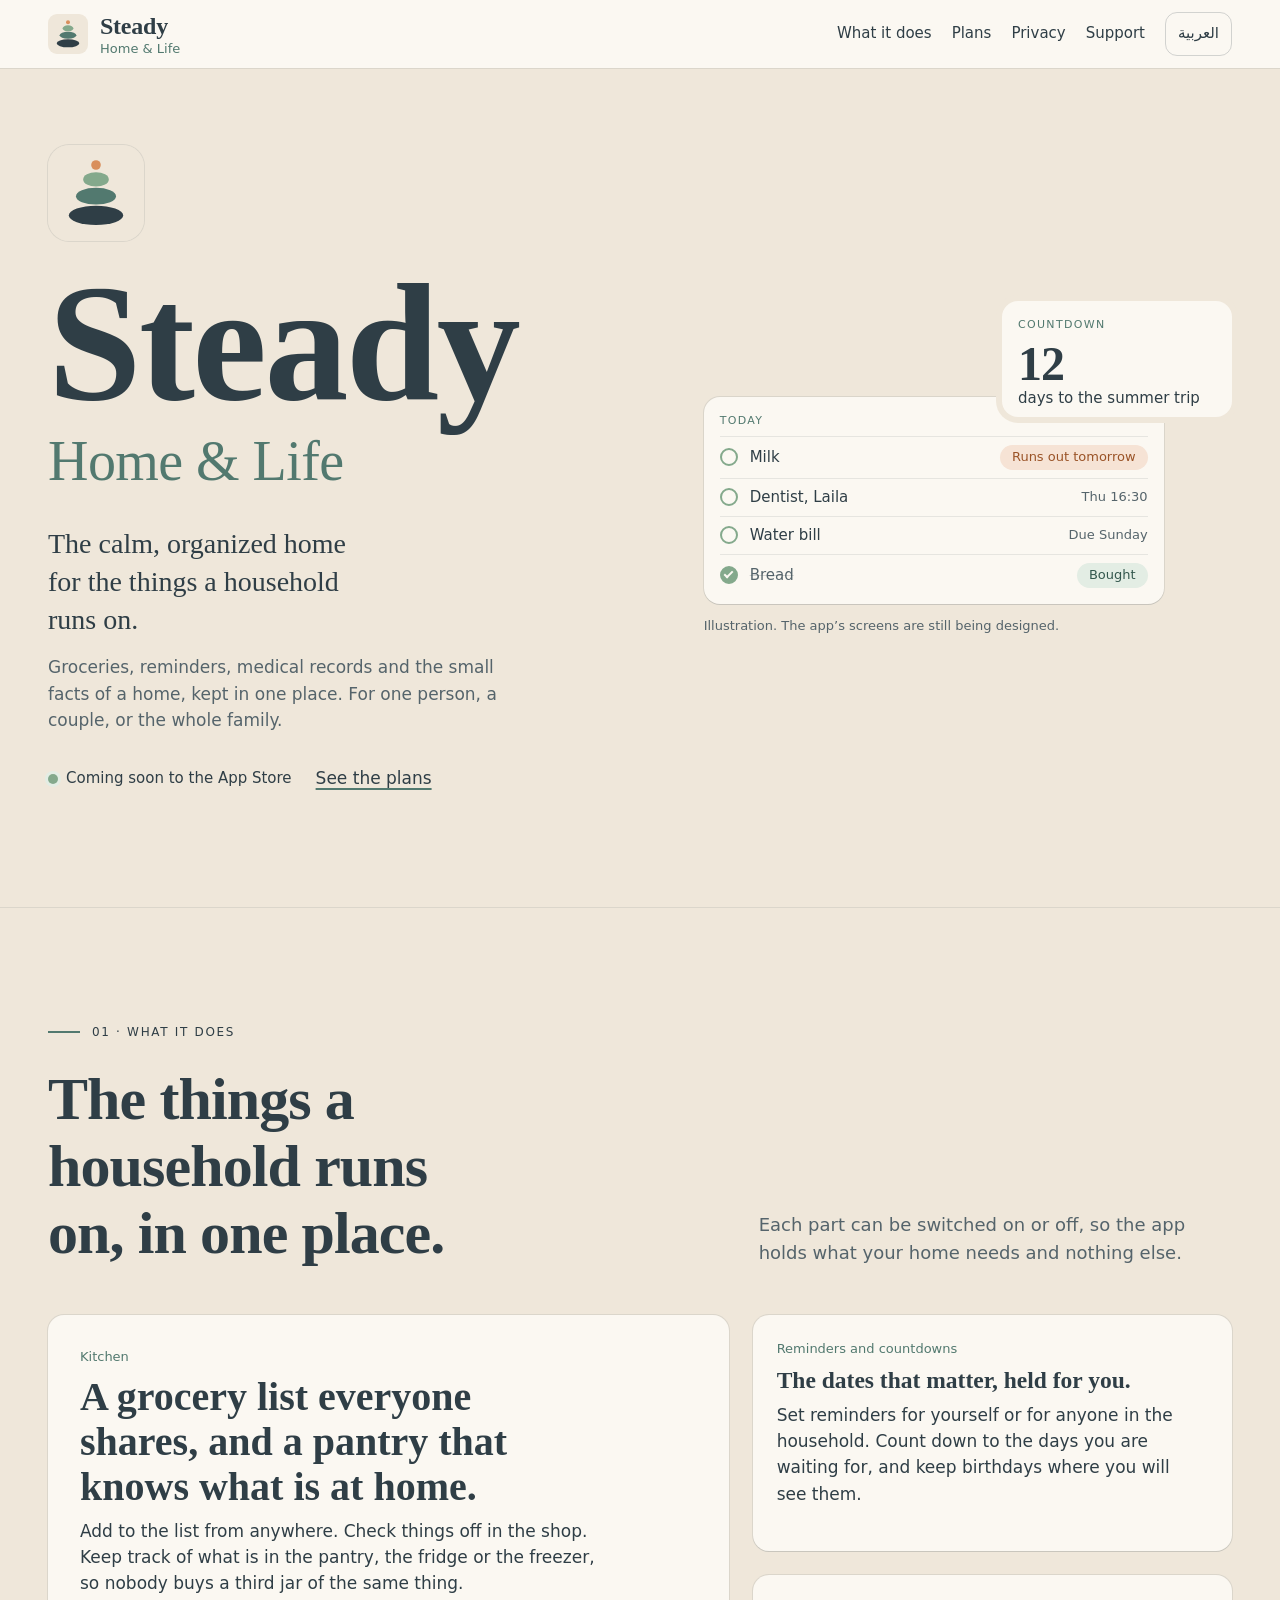
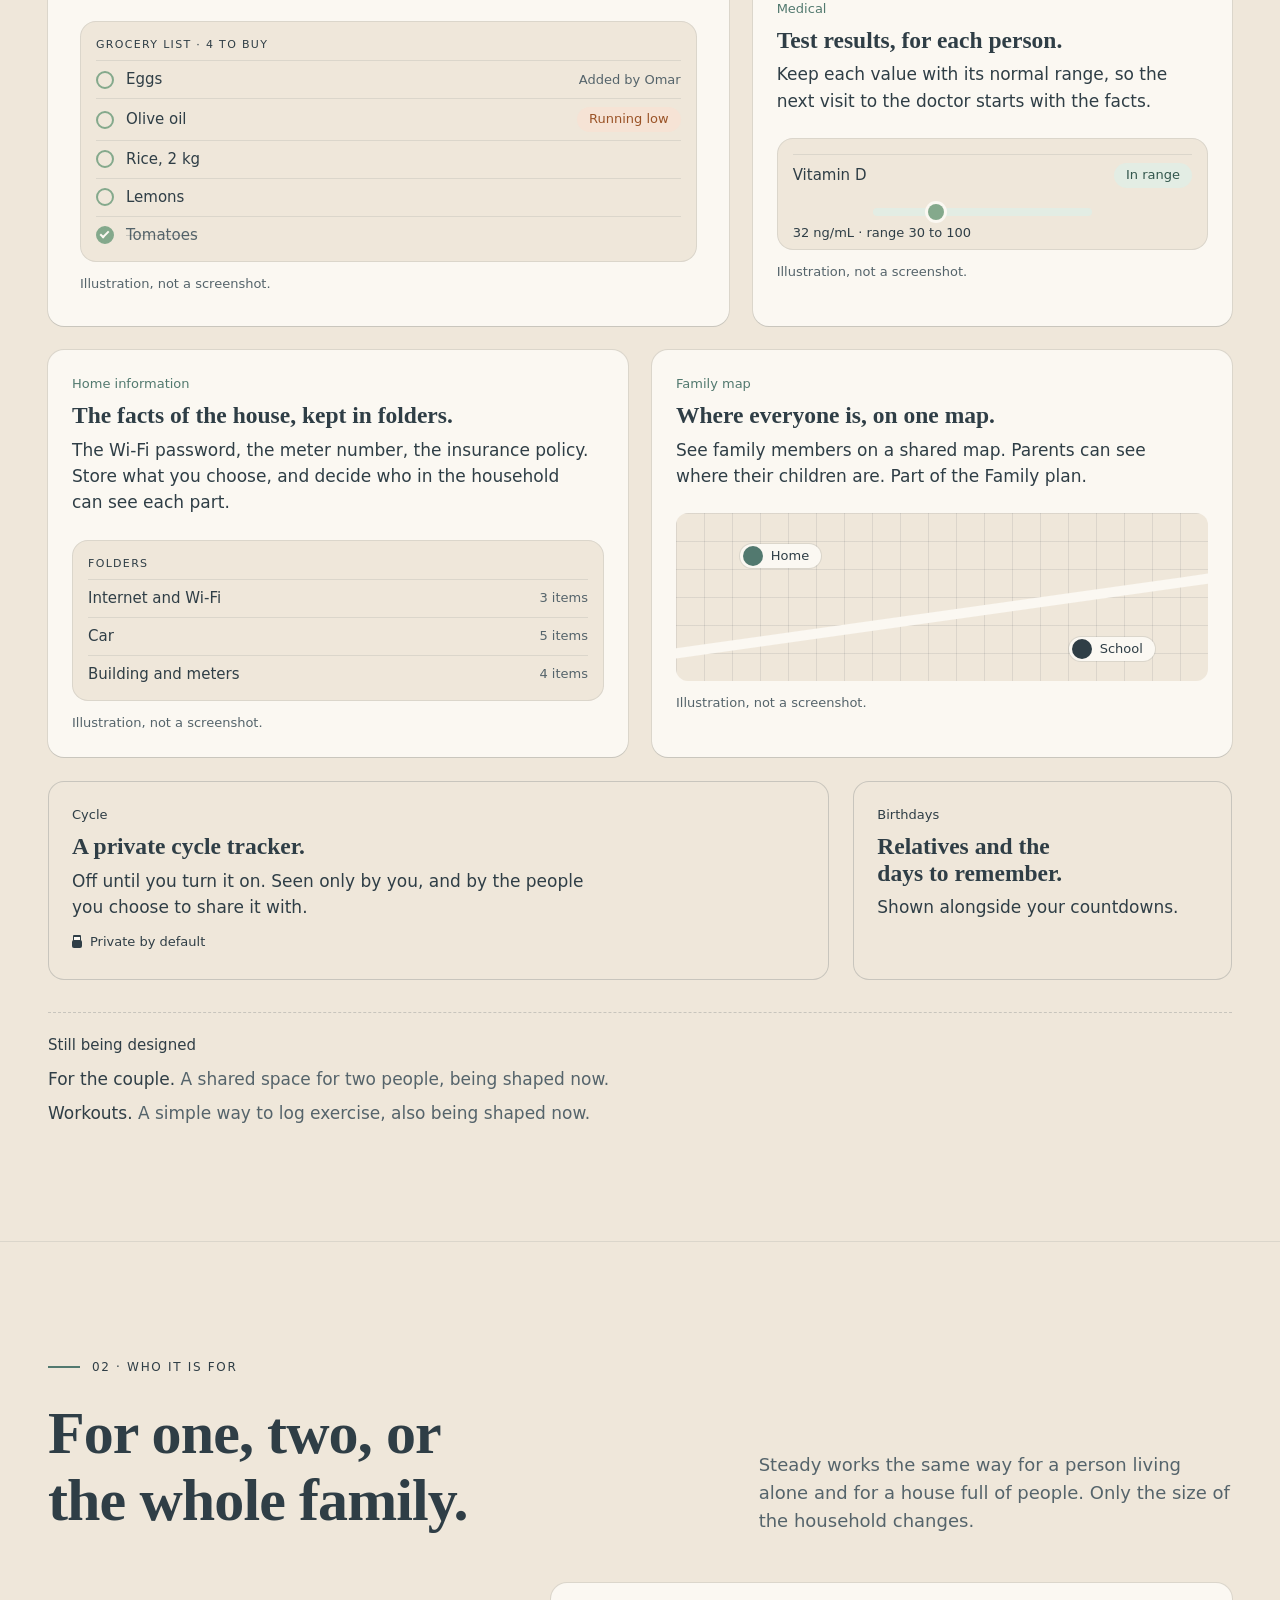
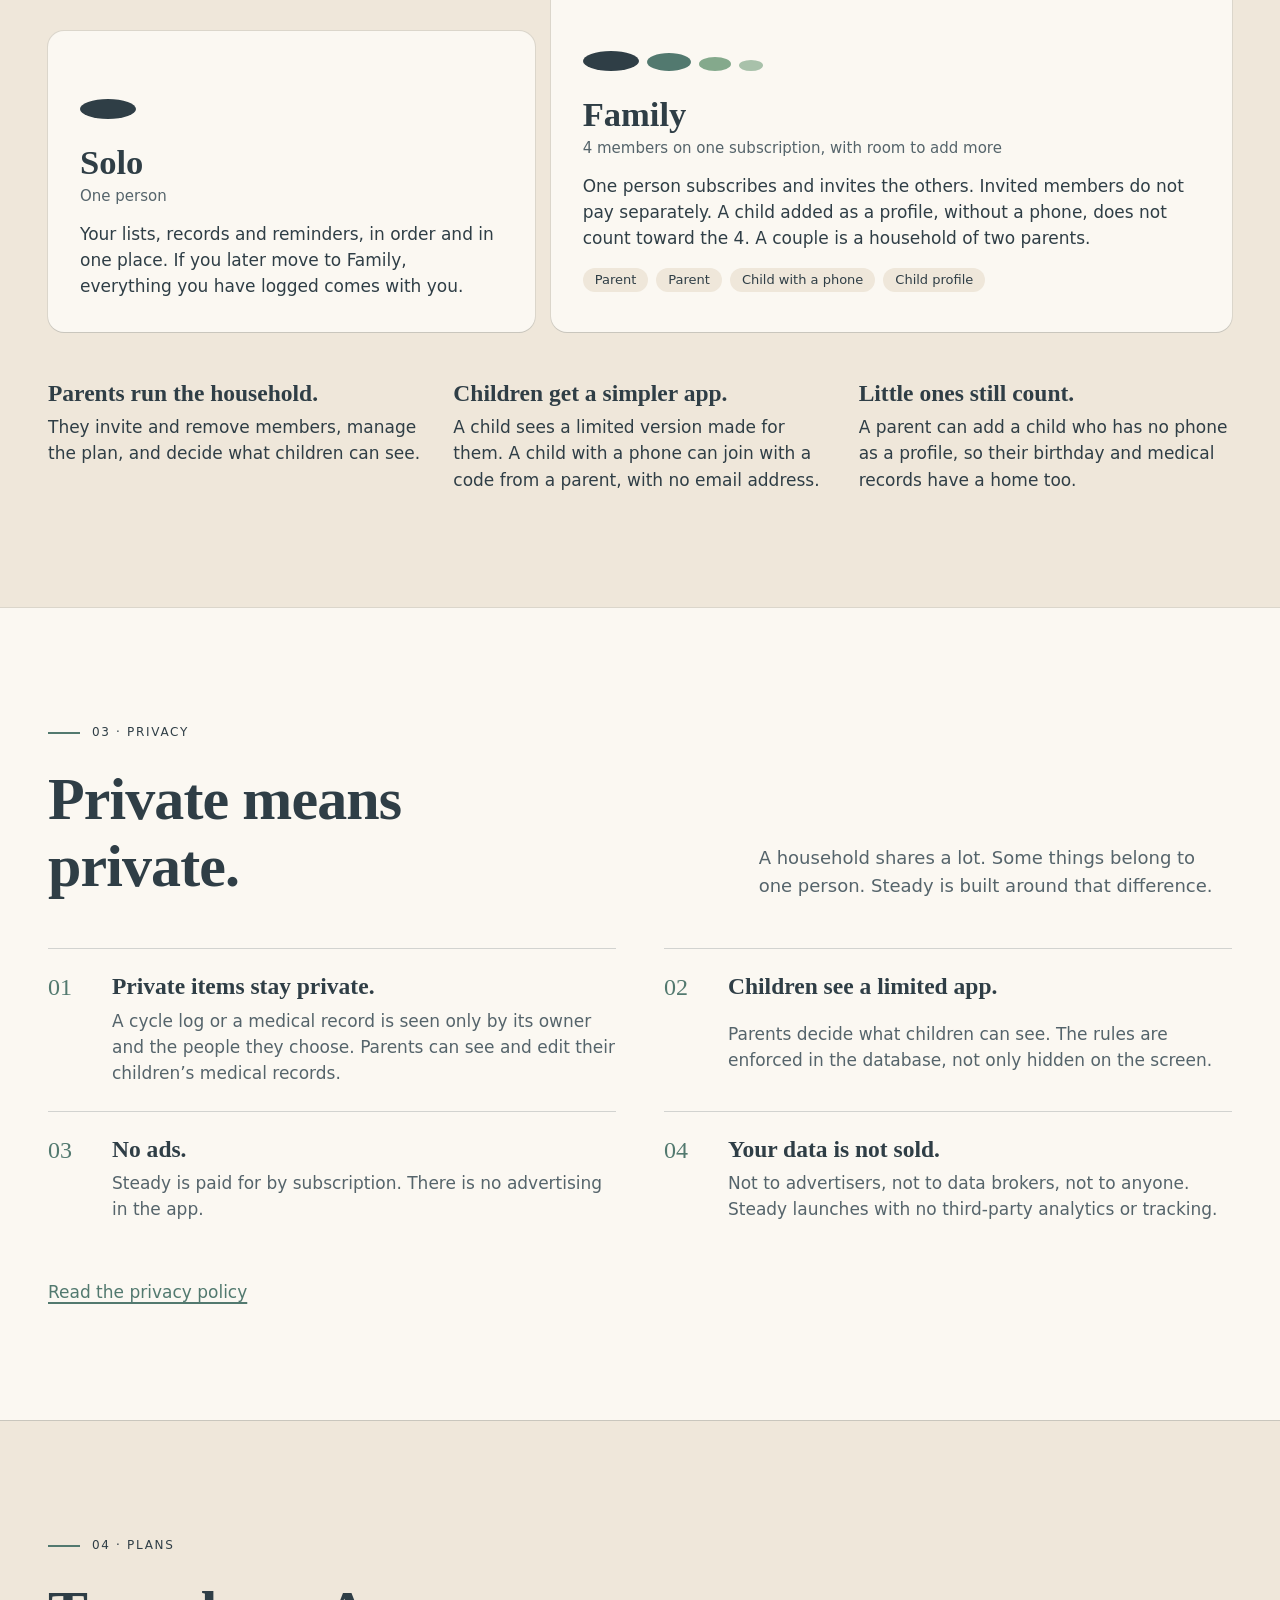
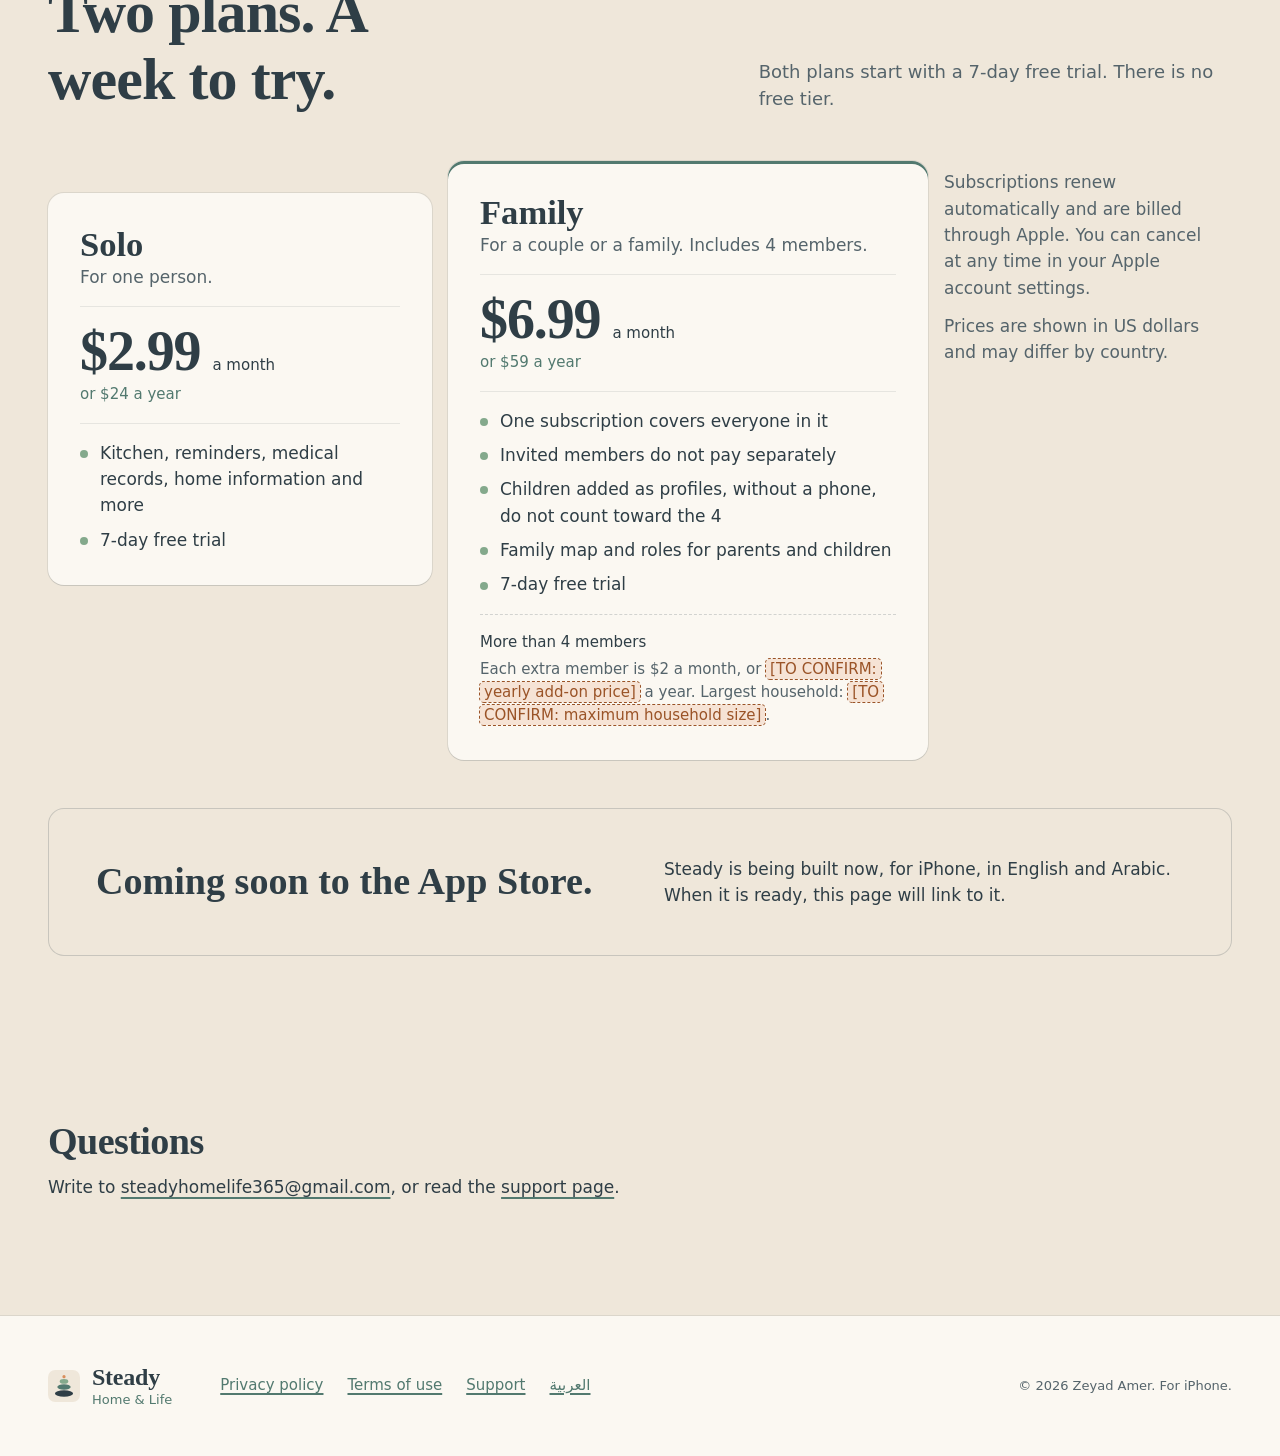
<file: index.html>
<!doctype html>
<html lang="en" dir="ltr">
<head>
  <meta charset="utf-8">
  <meta name="viewport" content="width=device-width, initial-scale=1">
  <meta http-equiv="Content-Security-Policy" content="default-src 'none'; style-src 'self' https://fonts.googleapis.com; font-src https://fonts.gstatic.com; img-src 'self'; base-uri 'none'; form-action 'none'">
  <meta name="referrer" content="strict-origin-when-cross-origin">
  <title>Steady: Home &amp; Life</title>
  <meta name="description" content="Steady is the calm, organized home for the things a household runs on: groceries and pantry, reminders, medical records, home information and a family map. For iPhone, in English and Arabic.">
  <link rel="icon" href="assets/icon.svg" type="image/svg+xml">
  <link rel="alternate" hreflang="en" href="index.html">
  <link rel="alternate" hreflang="ar" href="ar/index.html">
  <link rel="preconnect" href="https://fonts.googleapis.com">
  <link rel="preconnect" href="https://fonts.gstatic.com" crossorigin>
  <link rel="stylesheet" href="https://fonts.googleapis.com/css2?family=Fraunces:opsz,wght@9..144,500;9..144,600&amp;family=Readex+Pro:wght@400;500;600&amp;display=swap">
  <link rel="stylesheet" href="styles.css">
</head>
<body>
  <svg width="0" height="0" class="visually-hidden" aria-hidden="true" focusable="false">
    <symbol id="icon" viewBox="0 0 120 120">
      <rect width="120" height="120" rx="27" fill="#EFE7DA"/>
      <ellipse cx="60" cy="88" rx="34" ry="12" fill="#2F3E46"/>
      <ellipse cx="60" cy="64" rx="25" ry="10.5" fill="#52796F"/>
      <ellipse cx="60" cy="43" rx="16" ry="9" fill="#84A98C"/>
      <circle cx="60" cy="25" r="6" fill="#D98F5C"/>
    </symbol>
  </svg>

  <a class="skip-link" href="#main">Skip to content</a>

  <header class="site-header">
    <div class="container header-inner">
      <a class="lockup" href="index.html" aria-label="Steady: Home and Life, home page">
        <svg width="40" height="40" aria-hidden="true" focusable="false"><use href="#icon"/></svg>
        <span class="lockup-text"><span class="wordmark">Steady</span><span class="lockup-sub">Home &amp; Life</span></span>
      </a>
      <nav class="site-nav" aria-label="Main navigation">
        <ul>
          <li><a href="#features">What it does</a></li>
          <li><a href="#plans">Plans</a></li>
          <li><a href="privacy.html">Privacy</a></li>
          <li><a href="support.html">Support</a></li>
          <li><a class="lang-link" href="ar/index.html" hreflang="ar" lang="ar">العربية</a></li>
        </ul>
      </nav>
    </div>
  </header>

  <main id="main">
    <section class="hero" aria-labelledby="hero-title">
      <div class="container hero-grid">
        <div class="hero-copy">
          <svg class="hero-mark" width="96" height="96" aria-hidden="true" focusable="false"><use href="#icon"/></svg>
          <h1 class="hero-title" id="hero-title">Steady</h1>
          <p class="hero-sub">Home &amp; Life</p>
          <p class="hero-lede">The calm, organized home for the things a household runs on.</p>
          <p class="hero-detail">Groceries, reminders, medical records and the small facts of a home, kept in one place. For one person, a couple, or the whole family.</p>
          <div class="hero-actions">
            <p class="status">Coming soon to the App Store</p>
            <a class="text-link" href="#plans">See the plans</a>
          </div>
        </div>

        <figure class="illus hero-art">
          <div class="art art--main" aria-hidden="true">
            <p class="art-label">Today</p>
            <div class="art-row"><span class="tick"></span><span>Milk</span><span class="chip chip--attention">Runs out tomorrow</span></div>
            <div class="art-row"><span class="tick"></span><span>Dentist, Laila</span><span class="art-meta">Thu 16:30</span></div>
            <div class="art-row"><span class="tick"></span><span>Water bill</span><span class="art-meta">Due Sunday</span></div>
            <div class="art-row"><span class="tick tick--done"></span><span class="is-done">Bread</span><span class="chip chip--ok">Bought</span></div>
          </div>
          <div class="art art--float" aria-hidden="true">
            <p class="art-label">Countdown</p>
            <p class="art-big">12</p>
            <p>days to the summer trip</p>
          </div>
          <figcaption class="illus-note">Illustration. The app’s screens are still being designed.</figcaption>
        </figure>
      </div>
    </section>

    <section class="section" id="features" aria-labelledby="features-title">
      <div class="container">
        <div class="section-head">
          <p class="eyebrow">01 · What it does</p>
          <h2 id="features-title">The things a household runs on, in one place.</h2>
          <p class="section-intro">Each part can be switched on or off, so the app holds what your home needs and nothing else.</p>
        </div>

        <ul class="features">
          <li class="feature feature--lead">
            <div>
              <span class="feature-num">Kitchen</span>
              <h3>A grocery list everyone shares, and a pantry that knows what is at home.</h3>
              <p>Add to the list from anywhere. Check things off in the shop. Keep track of what is in the pantry, the fridge or the freezer, so nobody buys a third jar of the same thing.</p>
            </div>
            <figure class="illus">
              <div class="art art--stone" aria-hidden="true">
                <p class="art-label">Grocery list · 4 to buy</p>
                <div class="art-row"><span class="tick"></span><span>Eggs</span><span class="art-meta">Added by Omar</span></div>
                <div class="art-row"><span class="tick"></span><span>Olive oil</span><span class="chip chip--attention">Running low</span></div>
                <div class="art-row"><span class="tick"></span><span>Rice, 2 kg</span></div>
                <div class="art-row"><span class="tick"></span><span>Lemons</span></div>
                <div class="art-row"><span class="tick tick--done"></span><span class="is-done">Tomatoes</span></div>
              </div>
              <figcaption class="illus-note">Illustration, not a screenshot.</figcaption>
            </figure>
          </li>

          <li class="feature feature--side">
            <div>
              <span class="feature-num">Reminders and countdowns</span>
              <h3>The dates that matter, held for you.</h3>
              <p>Set reminders for yourself or for anyone in the household. Count down to the days you are waiting for, and keep birthdays where you will see them.</p>
            </div>
          </li>

          <li class="feature feature--side">
            <div>
              <span class="feature-num">Medical</span>
              <h3>Test results, for each person.</h3>
              <p>Keep each value with its normal range, so the next visit to the doctor starts with the facts.</p>
            </div>
            <figure class="illus">
              <div class="art art--stone" aria-hidden="true">
                <div class="art-row"><span>Vitamin D</span><span class="chip chip--ok">In range</span></div>
                <div class="range"><span class="range-dot"></span></div>
                <p class="art-meta">32 ng/mL · range 30 to 100</p>
              </div>
              <figcaption class="illus-note">Illustration, not a screenshot.</figcaption>
            </figure>
          </li>

          <li class="feature feature--half">
            <div>
              <span class="feature-num">Home information</span>
              <h3>The facts of the house, kept in folders.</h3>
              <p>The Wi‑Fi password, the meter number, the insurance policy. Store what you choose, and decide who in the household can see each part.</p>
            </div>
            <figure class="illus">
              <div class="art art--stone" aria-hidden="true">
                <p class="art-label">Folders</p>
                <div class="art-row"><span>Internet and Wi‑Fi</span><span class="art-meta">3 items</span></div>
                <div class="art-row"><span>Car</span><span class="art-meta">5 items</span></div>
                <div class="art-row"><span>Building and meters</span><span class="art-meta">4 items</span></div>
              </div>
              <figcaption class="illus-note">Illustration, not a screenshot.</figcaption>
            </figure>
          </li>

          <li class="feature feature--half">
            <div>
              <span class="feature-num">Family map</span>
              <h3>Where everyone is, on one map.</h3>
              <p>See family members on a shared map. Parents can see where their children are. Part of the Family plan.</p>
            </div>
            <figure class="illus">
              <div class="mini-map" aria-hidden="true">
                <span class="pin pin--a"><i></i>Home</span>
                <span class="pin pin--b"><i></i>School</span>
              </div>
              <figcaption class="illus-note">Illustration, not a screenshot.</figcaption>
            </figure>
          </li>

          <li class="feature feature--quiet feature--two-thirds">
            <div>
              <span class="feature-num">Cycle</span>
              <h3>A private cycle tracker.</h3>
              <p>Off until you turn it on. Seen only by you, and by the people you choose to share it with.</p>
              <p class="private-tag">Private by default</p>
            </div>
          </li>

          <li class="feature feature--quiet feature--third">
            <div>
              <span class="feature-num">Birthdays</span>
              <h3>Relatives and the days to remember.</h3>
              <p>Shown alongside your countdowns.</p>
            </div>
          </li>
        </ul>

        <div class="later">
          <h3>Still being designed</h3>
          <ul>
            <li><strong>For the couple.</strong> A shared space for two people, being shaped now.</li>
            <li><strong>Workouts.</strong> A simple way to log exercise, also being shaped now.</li>
          </ul>
        </div>
      </div>
    </section>

    <section class="section" id="family" aria-labelledby="family-title">
      <div class="container">
        <div class="section-head">
          <p class="eyebrow">02 · Who it is for</p>
          <h2 id="family-title">For one, two, or the whole family.</h2>
          <p class="section-intro">Steady works the same way for a person living alone and for a house full of people. Only the size of the household changes.</p>
        </div>

        <div class="households">
          <article class="card household household--solo" aria-labelledby="solo-title">
            <div class="stones" aria-hidden="true"><i class="s-slate"></i></div>
            <h3 id="solo-title">Solo</h3>
            <p class="household-price">One person</p>
            <p>Your lists, records and reminders, in order and in one place. If you later move to Family, everything you have logged comes with you.</p>
          </article>

          <article class="card household household--family" aria-labelledby="fam-title">
            <div class="stones" aria-hidden="true"><i class="s-slate"></i><i class="s-pine"></i><i class="s-sage"></i><i class="s-small"></i></div>
            <h3 id="fam-title">Family</h3>
            <p class="household-price">4 members on one subscription, with room to add more</p>
            <p>One person subscribes and invites the others. Invited members do not pay separately. A child added as a profile, without a phone, does not count toward the 4. A couple is a household of two parents.</p>
            <ul class="members" aria-label="An example household">
              <li class="chip chip--quiet">Parent</li>
              <li class="chip chip--quiet">Parent</li>
              <li class="chip chip--quiet">Child with a phone</li>
              <li class="chip chip--quiet">Child profile</li>
            </ul>
          </article>
        </div>

        <div class="roles">
          <div>
            <h3>Parents run the household.</h3>
            <p>They invite and remove members, manage the plan, and decide what children can see.</p>
          </div>
          <div>
            <h3>Children get a simpler app.</h3>
            <p>A child sees a limited version made for them. A child with a phone can join with a code from a parent, with no email address.</p>
          </div>
          <div>
            <h3>Little ones still count.</h3>
            <p>A parent can add a child who has no phone as a profile, so their birthday and medical records have a home too.</p>
          </div>
        </div>
      </div>
    </section>

    <section class="section privacy-band" id="privacy" aria-labelledby="privacy-title">
      <div class="container">
        <div class="section-head">
          <p class="eyebrow">03 · Privacy</p>
          <h2 id="privacy-title">Private means private.</h2>
          <p class="section-intro">A household shares a lot. Some things belong to one person. Steady is built around that difference.</p>
        </div>

        <ol class="promises">
          <li>
            <h3>Private items stay private.</h3>
            <p>A cycle log or a medical record is seen only by its owner and the people they choose. Parents can see and edit their children’s medical records.</p>
          </li>
          <li>
            <h3>Children see a limited app.</h3>
            <p>Parents decide what children can see. The rules are enforced in the database, not only hidden on the screen.</p>
          </li>
          <li>
            <h3>No ads.</h3>
            <p>Steady is paid for by subscription. There is no advertising in the app.</p>
          </li>
          <li>
            <h3>Your data is not sold.</h3>
            <p>Not to advertisers, not to data brokers, not to anyone. Steady launches with no third-party analytics or tracking.</p>
          </li>
        </ol>

        <p class="privacy-more"><a class="text-link" href="privacy.html">Read the privacy policy</a></p>
      </div>
    </section>

    <section class="section" id="plans" aria-labelledby="plans-title">
      <div class="container">
        <div class="section-head">
          <p class="eyebrow">04 · Plans</p>
          <h2 id="plans-title">Two plans. A week to try.</h2>
          <p class="section-intro">Both plans start with a 7-day free trial. There is no free tier.</p>
        </div>

        <div class="plans">
          <article class="card plan plan--solo" aria-labelledby="plan-solo">
            <div>
              <h3 id="plan-solo">Solo</h3>
              <p class="plan-for">For one person.</p>
            </div>
            <p class="price"><span class="price-main">$2.99</span><span class="price-unit">a month</span><span class="price-alt">or $24 a year</span></p>
            <ul class="plan-points">
              <li>Kitchen, reminders, medical records, home information and more</li>
              <li>7-day free trial</li>
            </ul>
          </article>

          <article class="card plan plan--family" aria-labelledby="plan-family">
            <div>
              <h3 id="plan-family">Family</h3>
              <p class="plan-for">For a couple or a family. Includes 4 members.</p>
            </div>
            <p class="price"><span class="price-main">$6.99</span><span class="price-unit">a month</span><span class="price-alt">or $59 a year</span></p>
            <ul class="plan-points">
              <li>One subscription covers everyone in it</li>
              <li>Invited members do not pay separately</li>
              <li>Children added as profiles, without a phone, do not count toward the 4</li>
              <li>Family map and roles for parents and children</li>
              <li>7-day free trial</li>
            </ul>
            <p class="plan-addon"><span class="plan-addon-title">More than 4 members</span>Each extra member is $2 a month, or <mark class="todo">[TO CONFIRM: yearly add-on price]</mark> a year. Largest household: <mark class="todo">[TO CONFIRM: maximum household size]</mark>.</p>
          </article>

          <div class="plan-notes">
            <p>Subscriptions renew automatically and are billed through Apple. You can cancel at any time in your Apple account settings.</p>
            <p>Prices are shown in US dollars and may differ by country.</p>
          </div>
        </div>

        <div class="soon">
          <p class="soon-title">Coming soon to the App Store.</p>
          <p>Steady is being built now, for iPhone, in English and Arabic. When it is ready, this page will link to it.</p>
        </div>
      </div>
    </section>

    <section class="contact" aria-labelledby="contact-title">
      <div class="container contact-inner">
        <h2 id="contact-title">Questions</h2>
        <p>Write to <a class="contact-email" href="mailto:steadyhomelife365@gmail.com">steadyhomelife365@gmail.com</a>, or read the <a href="support.html">support page</a>.</p>
      </div>
    </section>
  </main>

  <footer class="site-footer">
    <div class="container footer-inner">
      <a class="lockup" href="index.html" aria-label="Steady: Home and Life, home page">
        <svg width="32" height="32" aria-hidden="true" focusable="false"><use href="#icon"/></svg>
        <span class="lockup-text"><span class="wordmark">Steady</span><span class="lockup-sub">Home &amp; Life</span></span>
      </a>
      <nav class="footer-nav" aria-label="Footer">
        <ul>
          <li><a href="privacy.html">Privacy policy</a></li>
          <li><a href="terms.html">Terms of use</a></li>
          <li><a href="support.html">Support</a></li>
          <li><a href="ar/index.html" hreflang="ar" lang="ar">العربية</a></li>
        </ul>
      </nav>
      <p class="footer-meta">© 2026 Zeyad Amer. For iPhone.</p>
    </div>
  </footer>
</body>
</html>
</file>
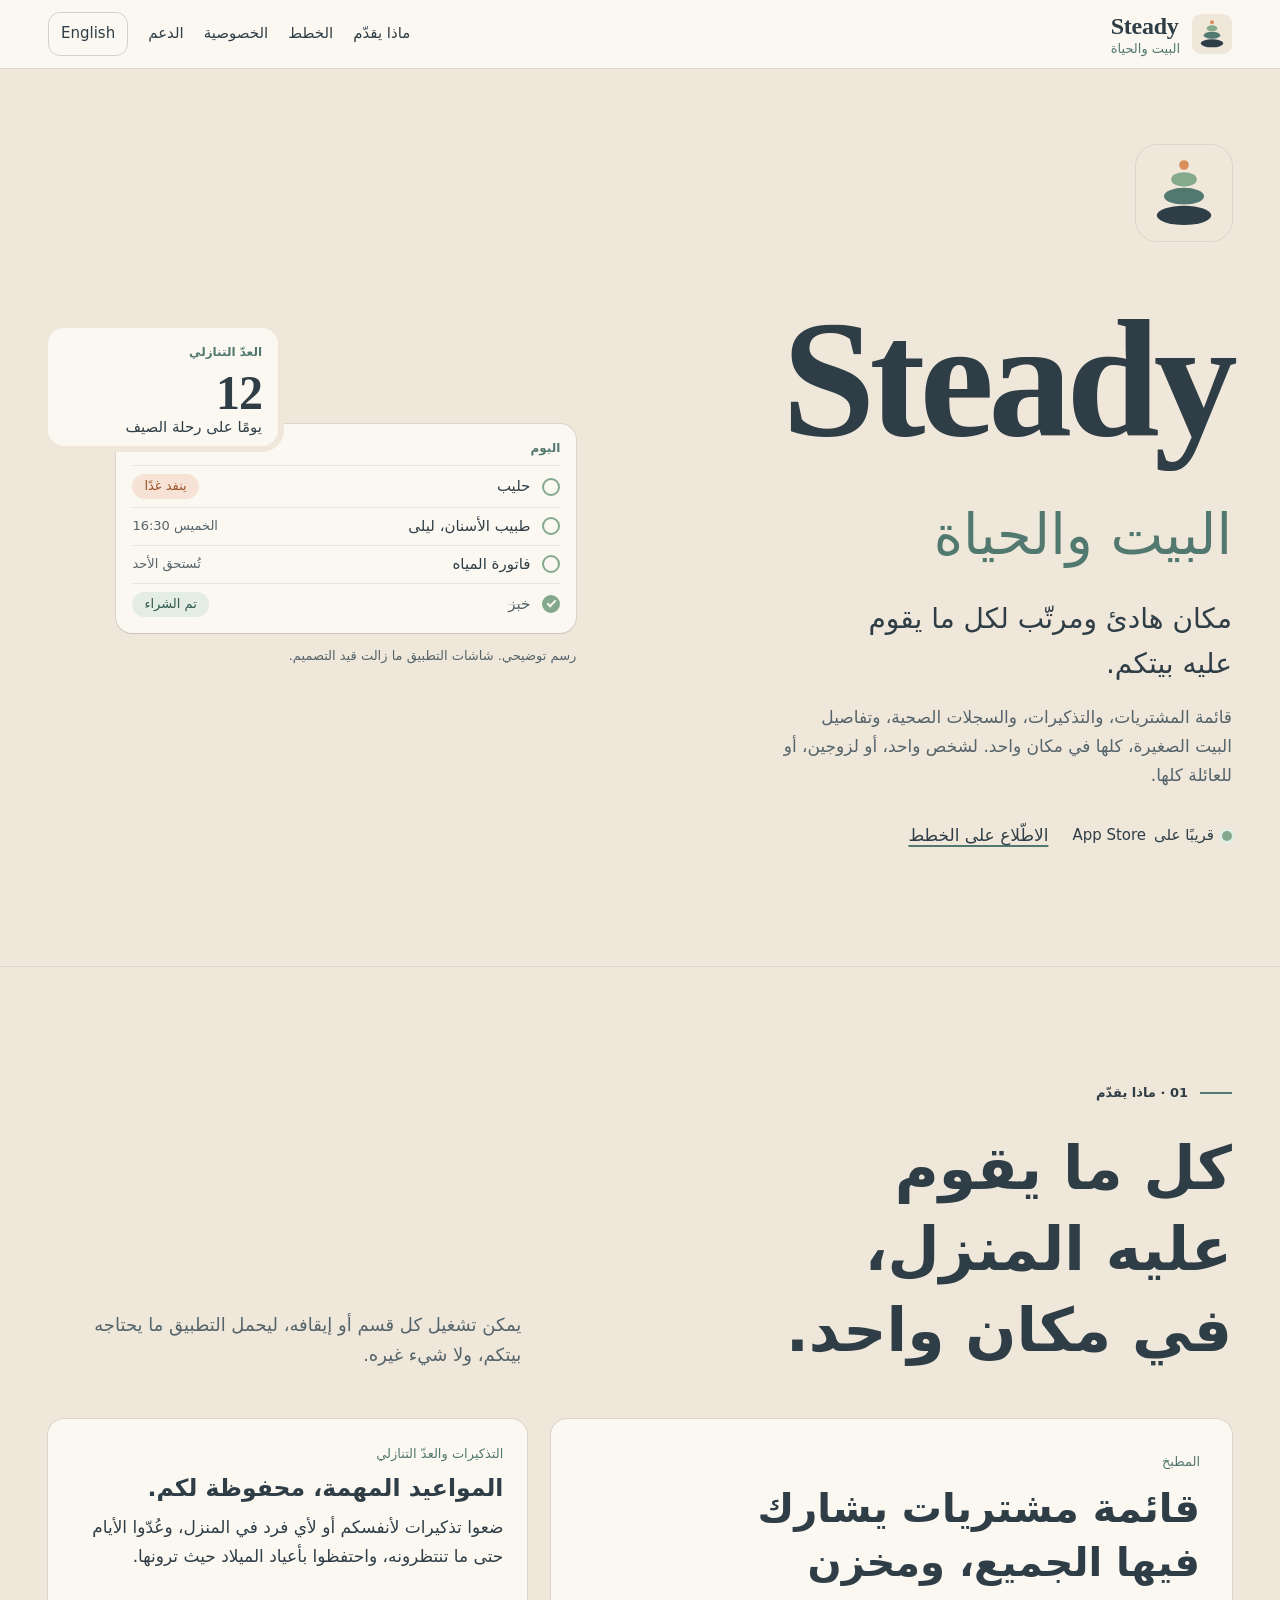
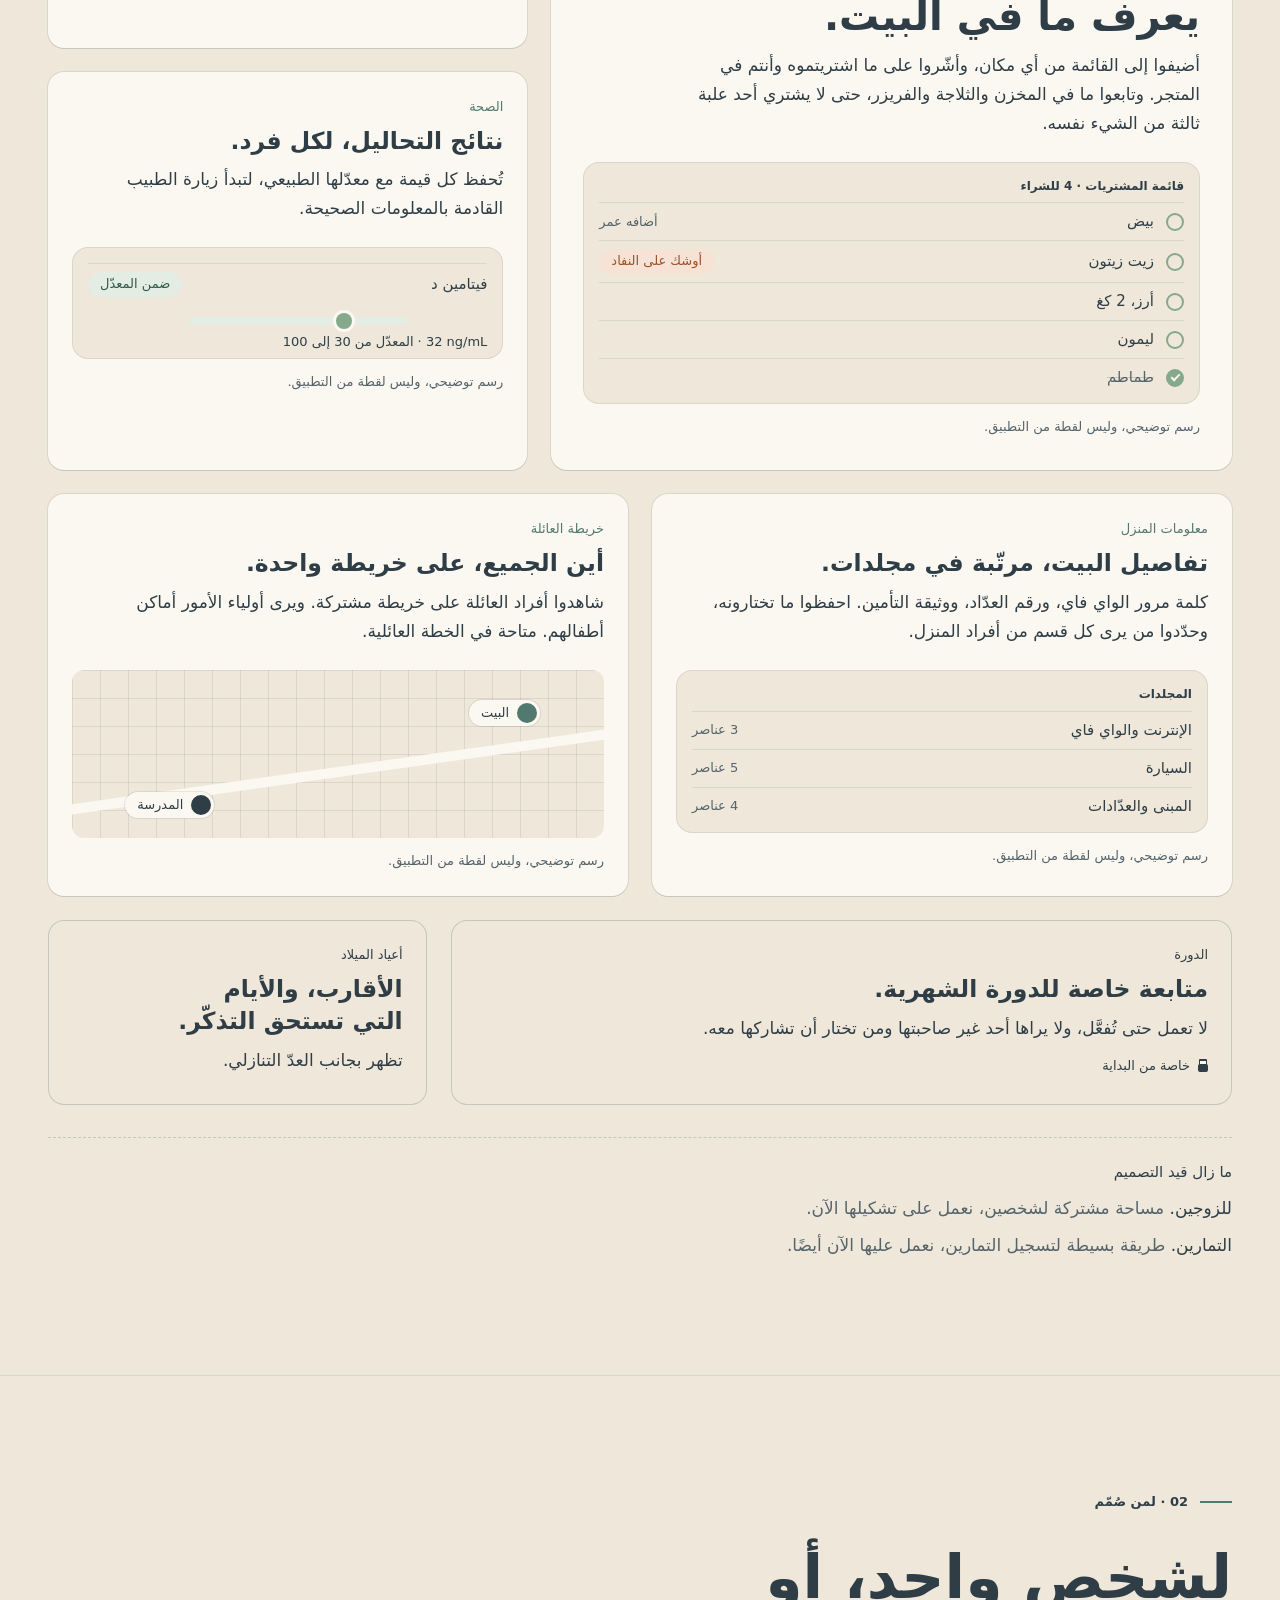
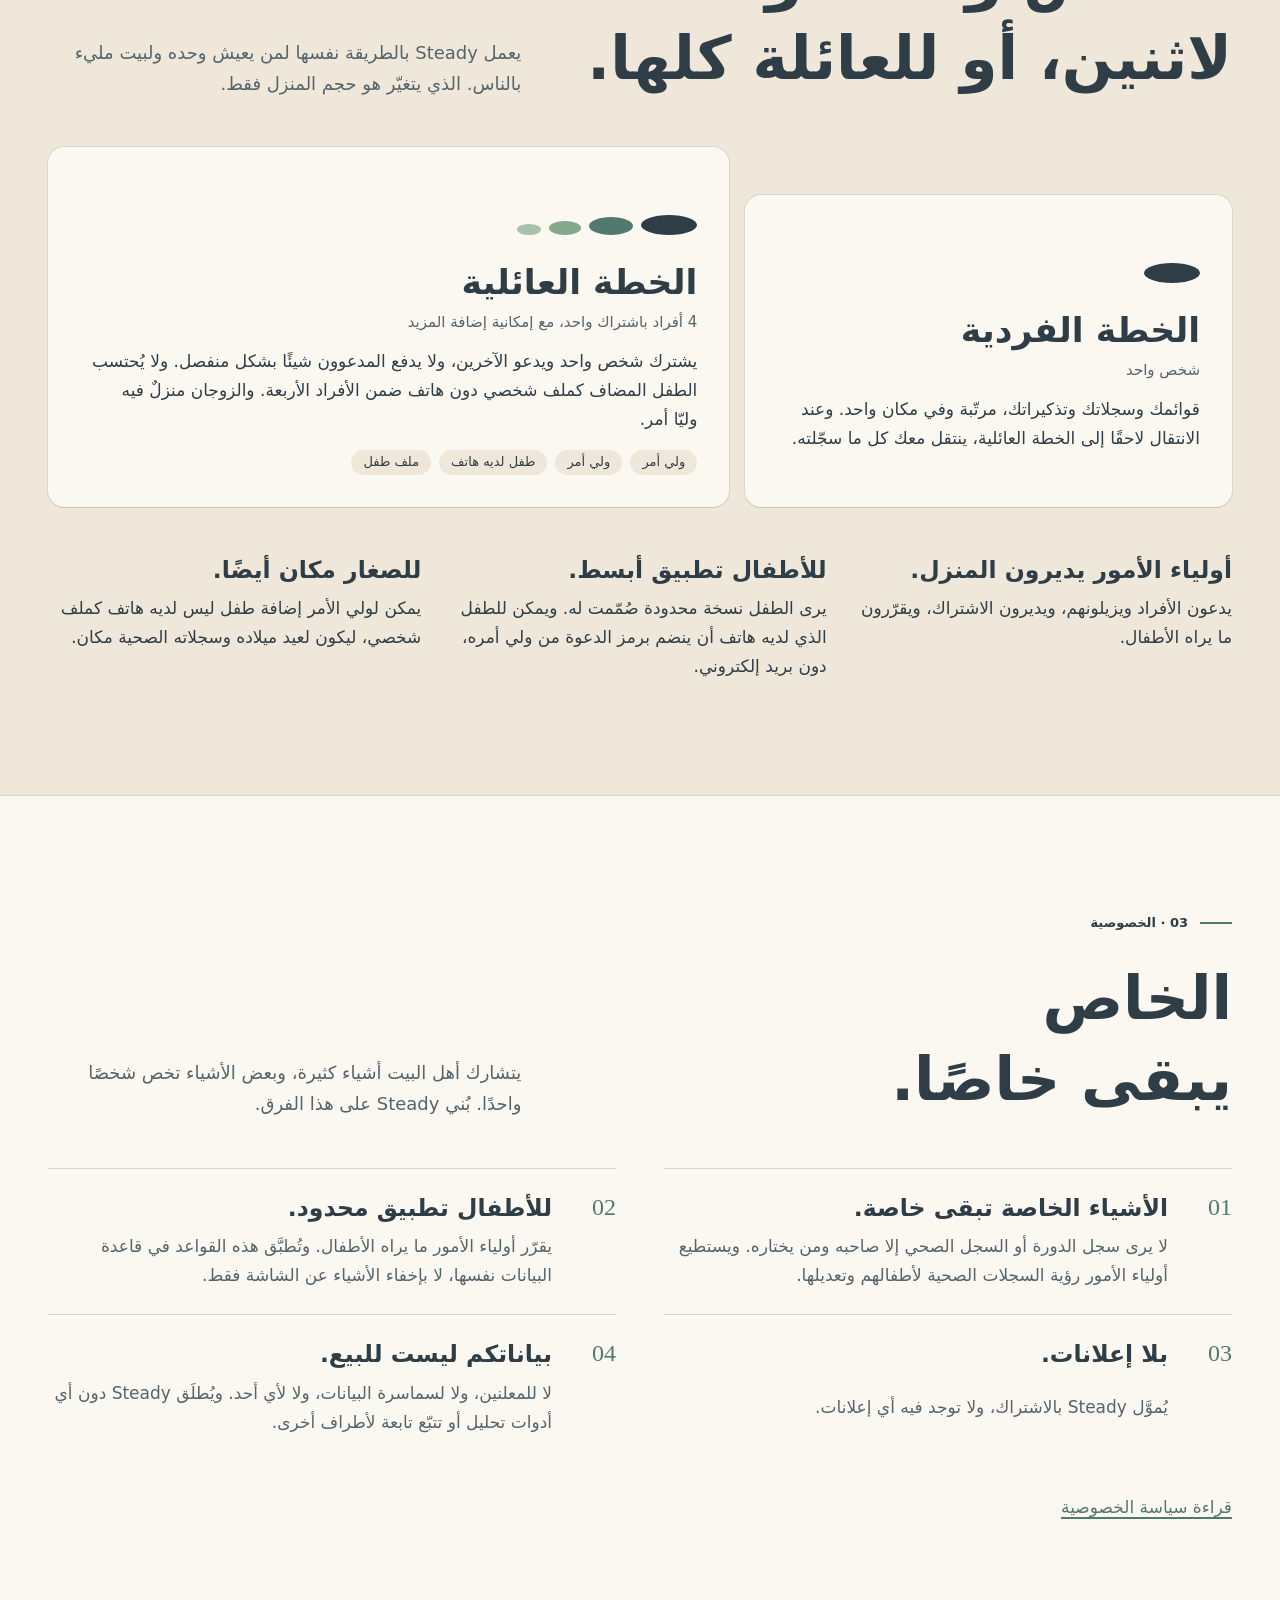
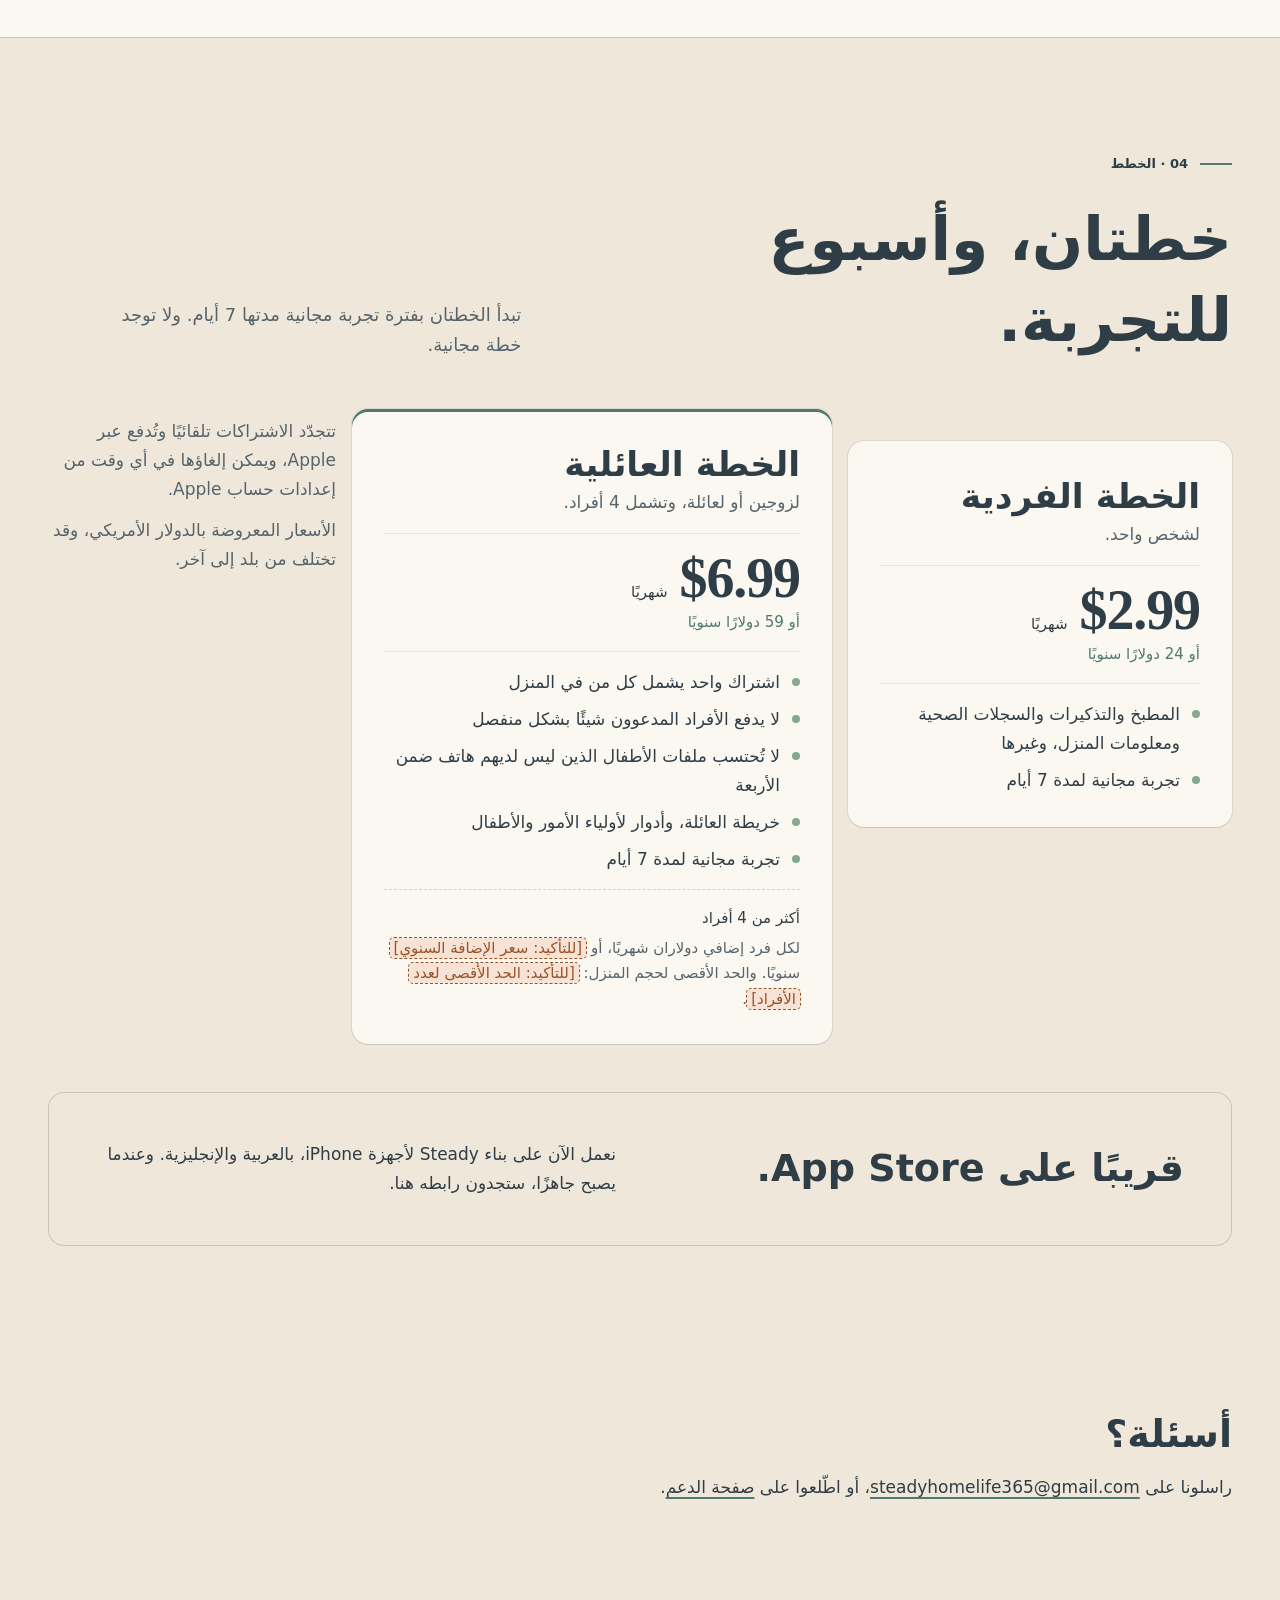
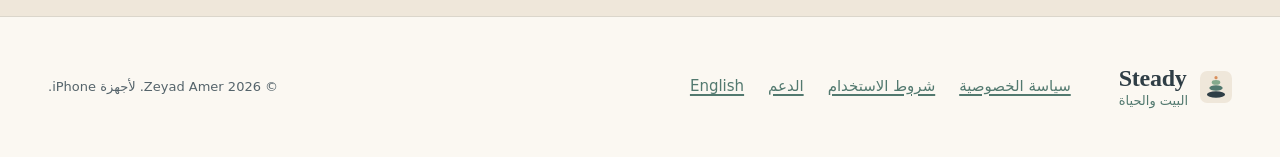
<file: ar/index.html>
<!doctype html>
<html lang="ar" dir="rtl">
<head>
  <meta charset="utf-8">
  <meta name="viewport" content="width=device-width, initial-scale=1">
  <meta http-equiv="Content-Security-Policy" content="default-src 'none'; style-src 'self' https://fonts.googleapis.com; font-src https://fonts.gstatic.com; img-src 'self'; base-uri 'none'; form-action 'none'">
  <meta name="referrer" content="strict-origin-when-cross-origin">
  <title>Steady: البيت والحياة</title>
  <meta name="description" content="Steady مكان هادئ ومرتّب لكل ما يقوم عليه البيت: قائمة المشتريات والمخزن، والتذكيرات، والسجلات الصحية، ومعلومات المنزل، وخريطة العائلة. لأجهزة iPhone، بالعربية والإنجليزية.">
  <link rel="icon" href="../assets/icon.svg" type="image/svg+xml">
  <link rel="alternate" hreflang="en" href="../index.html">
  <link rel="alternate" hreflang="ar" href="index.html">
  <link rel="preconnect" href="https://fonts.googleapis.com">
  <link rel="preconnect" href="https://fonts.gstatic.com" crossorigin>
  <link rel="stylesheet" href="https://fonts.googleapis.com/css2?family=Fraunces:opsz,wght@9..144,500;9..144,600&amp;family=Readex+Pro:wght@400;500;600&amp;display=swap">
  <link rel="stylesheet" href="../styles.css">
</head>
<body>
  <svg width="0" height="0" class="visually-hidden" aria-hidden="true" focusable="false">
    <symbol id="icon" viewBox="0 0 120 120">
      <rect width="120" height="120" rx="27" fill="#EFE7DA"/>
      <ellipse cx="60" cy="88" rx="34" ry="12" fill="#2F3E46"/>
      <ellipse cx="60" cy="64" rx="25" ry="10.5" fill="#52796F"/>
      <ellipse cx="60" cy="43" rx="16" ry="9" fill="#84A98C"/>
      <circle cx="60" cy="25" r="6" fill="#D98F5C"/>
    </symbol>
  </svg>

  <a class="skip-link" href="#main">تخطَّ إلى المحتوى</a>

  <header class="site-header">
    <div class="container header-inner">
      <a class="lockup" href="index.html" aria-label="Steady: البيت والحياة، الصفحة الرئيسية">
        <svg width="40" height="40" aria-hidden="true" focusable="false"><use href="#icon"/></svg>
        <span class="lockup-text"><span class="wordmark">Steady</span><span class="lockup-sub">البيت والحياة</span></span>
      </a>
      <nav class="site-nav" aria-label="التنقل الرئيسي">
        <ul>
          <li><a href="index.html#features">ماذا يقدّم</a></li>
          <li><a href="index.html#plans">الخطط</a></li>
          <li><a href="privacy.html">الخصوصية</a></li>
          <li><a href="support.html">الدعم</a></li>
          <li><a class="lang-link" href="../index.html" hreflang="en" lang="en">English</a></li>
        </ul>
      </nav>
    </div>
  </header>

  <main id="main">
    <section class="hero" aria-labelledby="hero-title">
      <div class="container hero-grid">
        <div class="hero-copy">
          <svg class="hero-mark" width="96" height="96" aria-hidden="true" focusable="false"><use href="#icon"/></svg>
          <h1 class="hero-title" id="hero-title">Steady</h1>
          <p class="hero-sub">البيت والحياة</p>
          <p class="hero-lede">مكان هادئ ومرتّب لكل ما يقوم عليه بيتكم.</p>
          <p class="hero-detail">قائمة المشتريات، والتذكيرات، والسجلات الصحية، وتفاصيل البيت الصغيرة، كلها في مكان واحد. لشخص واحد، أو لزوجين، أو للعائلة كلها.</p>
          <div class="hero-actions">
            <p class="status">قريبًا على <span class="ltr">App Store</span></p>
            <a class="text-link" href="#plans">الاطّلاع على الخطط</a>
          </div>
        </div>

        <figure class="illus hero-art">
          <div class="art art--main" aria-hidden="true">
            <p class="art-label">اليوم</p>
            <div class="art-row"><span class="tick"></span><span>حليب</span><span class="chip chip--attention">ينفد غدًا</span></div>
            <div class="art-row"><span class="tick"></span><span>طبيب الأسنان، ليلى</span><span class="art-meta">الخميس 16:30</span></div>
            <div class="art-row"><span class="tick"></span><span>فاتورة المياه</span><span class="art-meta">تُستحق الأحد</span></div>
            <div class="art-row"><span class="tick tick--done"></span><span class="is-done">خبز</span><span class="chip chip--ok">تم الشراء</span></div>
          </div>
          <div class="art art--float" aria-hidden="true">
            <p class="art-label">العدّ التنازلي</p>
            <p class="art-big">12</p>
            <p>يومًا على رحلة الصيف</p>
          </div>
          <figcaption class="illus-note">رسم توضيحي. شاشات التطبيق ما زالت قيد التصميم.</figcaption>
        </figure>
      </div>
    </section>

    <section class="section" id="features" aria-labelledby="features-title">
      <div class="container">
        <div class="section-head">
          <p class="eyebrow">01 · ماذا يقدّم</p>
          <h2 id="features-title">كل ما يقوم عليه المنزل، في مكان واحد.</h2>
          <p class="section-intro">يمكن تشغيل كل قسم أو إيقافه، ليحمل التطبيق ما يحتاجه بيتكم، ولا شيء غيره.</p>
        </div>

        <ul class="features">
          <li class="feature feature--lead">
            <div>
              <span class="feature-num">المطبخ</span>
              <h3>قائمة مشتريات يشارك فيها الجميع، ومخزن يعرف ما في البيت.</h3>
              <p>أضيفوا إلى القائمة من أي مكان، وأشّروا على ما اشتريتموه وأنتم في المتجر. وتابعوا ما في المخزن والثلاجة والفريزر، حتى لا يشتري أحد علبة ثالثة من الشيء نفسه.</p>
            </div>
            <figure class="illus">
              <div class="art art--stone" aria-hidden="true">
                <p class="art-label">قائمة المشتريات · 4 للشراء</p>
                <div class="art-row"><span class="tick"></span><span>بيض</span><span class="art-meta">أضافه عمر</span></div>
                <div class="art-row"><span class="tick"></span><span>زيت زيتون</span><span class="chip chip--attention">أوشك على النفاد</span></div>
                <div class="art-row"><span class="tick"></span><span>أرز، 2 كغ</span></div>
                <div class="art-row"><span class="tick"></span><span>ليمون</span></div>
                <div class="art-row"><span class="tick tick--done"></span><span class="is-done">طماطم</span></div>
              </div>
              <figcaption class="illus-note">رسم توضيحي، وليس لقطة من التطبيق.</figcaption>
            </figure>
          </li>

          <li class="feature feature--side">
            <div>
              <span class="feature-num">التذكيرات والعدّ التنازلي</span>
              <h3>المواعيد المهمة، محفوظة لكم.</h3>
              <p>ضعوا تذكيرات لأنفسكم أو لأي فرد في المنزل، وعُدّوا الأيام حتى ما تنتظرونه، واحتفظوا بأعياد الميلاد حيث ترونها.</p>
            </div>
          </li>

          <li class="feature feature--side">
            <div>
              <span class="feature-num">الصحة</span>
              <h3>نتائج التحاليل، لكل فرد.</h3>
              <p>تُحفظ كل قيمة مع معدّلها الطبيعي، لتبدأ زيارة الطبيب القادمة بالمعلومات الصحيحة.</p>
            </div>
            <figure class="illus">
              <div class="art art--stone" aria-hidden="true">
                <div class="art-row"><span>فيتامين د</span><span class="chip chip--ok">ضمن المعدّل</span></div>
                <div class="range"><span class="range-dot"></span></div>
                <p class="art-meta"><span class="ltr">32 ng/mL</span> · المعدّل من 30 إلى 100</p>
              </div>
              <figcaption class="illus-note">رسم توضيحي، وليس لقطة من التطبيق.</figcaption>
            </figure>
          </li>

          <li class="feature feature--half">
            <div>
              <span class="feature-num">معلومات المنزل</span>
              <h3>تفاصيل البيت، مرتّبة في مجلدات.</h3>
              <p>كلمة مرور الواي فاي، ورقم العدّاد، ووثيقة التأمين. احفظوا ما تختارونه، وحدّدوا من يرى كل قسم من أفراد المنزل.</p>
            </div>
            <figure class="illus">
              <div class="art art--stone" aria-hidden="true">
                <p class="art-label">المجلدات</p>
                <div class="art-row"><span>الإنترنت والواي فاي</span><span class="art-meta">3 عناصر</span></div>
                <div class="art-row"><span>السيارة</span><span class="art-meta">5 عناصر</span></div>
                <div class="art-row"><span>المبنى والعدّادات</span><span class="art-meta">4 عناصر</span></div>
              </div>
              <figcaption class="illus-note">رسم توضيحي، وليس لقطة من التطبيق.</figcaption>
            </figure>
          </li>

          <li class="feature feature--half">
            <div>
              <span class="feature-num">خريطة العائلة</span>
              <h3>أين الجميع، على خريطة واحدة.</h3>
              <p>شاهدوا أفراد العائلة على خريطة مشتركة. ويرى أولياء الأمور أماكن أطفالهم. متاحة في الخطة العائلية.</p>
            </div>
            <figure class="illus">
              <div class="mini-map" aria-hidden="true">
                <span class="pin pin--a"><i></i>البيت</span>
                <span class="pin pin--b"><i></i>المدرسة</span>
              </div>
              <figcaption class="illus-note">رسم توضيحي، وليس لقطة من التطبيق.</figcaption>
            </figure>
          </li>

          <li class="feature feature--quiet feature--two-thirds">
            <div>
              <span class="feature-num">الدورة</span>
              <h3>متابعة خاصة للدورة الشهرية.</h3>
              <p>لا تعمل حتى تُفعَّل، ولا يراها أحد غير صاحبتها ومن تختار أن تشاركها معه.</p>
              <p class="private-tag">خاصة من البداية</p>
            </div>
          </li>

          <li class="feature feature--quiet feature--third">
            <div>
              <span class="feature-num">أعياد الميلاد</span>
              <h3>الأقارب، والأيام التي تستحق التذكّر.</h3>
              <p>تظهر بجانب العدّ التنازلي.</p>
            </div>
          </li>
        </ul>

        <div class="later">
          <h3>ما زال قيد التصميم</h3>
          <ul>
            <li><strong>للزوجين.</strong> مساحة مشتركة لشخصين، نعمل على تشكيلها الآن.</li>
            <li><strong>التمارين.</strong> طريقة بسيطة لتسجيل التمارين، نعمل عليها الآن أيضًا.</li>
          </ul>
        </div>
      </div>
    </section>

    <section class="section" id="family" aria-labelledby="family-title">
      <div class="container">
        <div class="section-head">
          <p class="eyebrow">02 · لمن صُمّم</p>
          <h2 id="family-title">لشخص واحد، أو لاثنين، أو للعائلة كلها.</h2>
          <p class="section-intro">يعمل Steady بالطريقة نفسها لمن يعيش وحده ولبيت مليء بالناس. الذي يتغيّر هو حجم المنزل فقط.</p>
        </div>

        <div class="households">
          <article class="card household household--solo" aria-labelledby="solo-title">
            <div class="stones" aria-hidden="true"><i class="s-slate"></i></div>
            <h3 id="solo-title">الخطة الفردية</h3>
            <p class="household-price">شخص واحد</p>
            <p>قوائمك وسجلاتك وتذكيراتك، مرتّبة وفي مكان واحد. وعند الانتقال لاحقًا إلى الخطة العائلية، ينتقل معك كل ما سجّلته.</p>
          </article>

          <article class="card household household--family" aria-labelledby="fam-title">
            <div class="stones" aria-hidden="true"><i class="s-slate"></i><i class="s-pine"></i><i class="s-sage"></i><i class="s-small"></i></div>
            <h3 id="fam-title">الخطة العائلية</h3>
            <p class="household-price">4 أفراد باشتراك واحد، مع إمكانية إضافة المزيد</p>
            <p>يشترك شخص واحد ويدعو الآخرين، ولا يدفع المدعوون شيئًا بشكل منفصل. ولا يُحتسب الطفل المضاف كملف شخصي دون هاتف ضمن الأفراد الأربعة. والزوجان منزلٌ فيه وليّا أمر.</p>
            <ul class="members" aria-label="مثال على منزل">
              <li class="chip chip--quiet">ولي أمر</li>
              <li class="chip chip--quiet">ولي أمر</li>
              <li class="chip chip--quiet">طفل لديه هاتف</li>
              <li class="chip chip--quiet">ملف طفل</li>
            </ul>
          </article>
        </div>

        <div class="roles">
          <div>
            <h3>أولياء الأمور يديرون المنزل.</h3>
            <p>يدعون الأفراد ويزيلونهم، ويديرون الاشتراك، ويقرّرون ما يراه الأطفال.</p>
          </div>
          <div>
            <h3>للأطفال تطبيق أبسط.</h3>
            <p>يرى الطفل نسخة محدودة صُمّمت له. ويمكن للطفل الذي لديه هاتف أن ينضم برمز الدعوة من ولي أمره، دون بريد إلكتروني.</p>
          </div>
          <div>
            <h3>للصغار مكان أيضًا.</h3>
            <p>يمكن لولي الأمر إضافة طفل ليس لديه هاتف كملف شخصي، ليكون لعيد ميلاده وسجلاته الصحية مكان.</p>
          </div>
        </div>
      </div>
    </section>

    <section class="section privacy-band" id="privacy" aria-labelledby="privacy-title">
      <div class="container">
        <div class="section-head">
          <p class="eyebrow">03 · الخصوصية</p>
          <h2 id="privacy-title">الخاص يبقى خاصًا.</h2>
          <p class="section-intro">يتشارك أهل البيت أشياء كثيرة، وبعض الأشياء تخص شخصًا واحدًا. بُني Steady على هذا الفرق.</p>
        </div>

        <ol class="promises">
          <li>
            <h3>الأشياء الخاصة تبقى خاصة.</h3>
            <p>لا يرى سجل الدورة أو السجل الصحي إلا صاحبه ومن يختاره. ويستطيع أولياء الأمور رؤية السجلات الصحية لأطفالهم وتعديلها.</p>
          </li>
          <li>
            <h3>للأطفال تطبيق محدود.</h3>
            <p>يقرّر أولياء الأمور ما يراه الأطفال. وتُطبَّق هذه القواعد في قاعدة البيانات نفسها، لا بإخفاء الأشياء عن الشاشة فقط.</p>
          </li>
          <li>
            <h3>بلا إعلانات.</h3>
            <p>يُموَّل Steady بالاشتراك، ولا توجد فيه أي إعلانات.</p>
          </li>
          <li>
            <h3>بياناتكم ليست للبيع.</h3>
            <p>لا للمعلنين، ولا لسماسرة البيانات، ولا لأي أحد. ويُطلَق Steady دون أي أدوات تحليل أو تتبّع تابعة لأطراف أخرى.</p>
          </li>
        </ol>

        <p class="privacy-more"><a class="text-link" href="privacy.html">قراءة سياسة الخصوصية</a></p>
      </div>
    </section>

    <section class="section" id="plans" aria-labelledby="plans-title">
      <div class="container">
        <div class="section-head">
          <p class="eyebrow">04 · الخطط</p>
          <h2 id="plans-title">خطتان، وأسبوع للتجربة.</h2>
          <p class="section-intro">تبدأ الخطتان بفترة تجربة مجانية مدتها 7 أيام. ولا توجد خطة مجانية.</p>
        </div>

        <div class="plans">
          <article class="card plan plan--solo" aria-labelledby="plan-solo">
            <div>
              <h3 id="plan-solo">الخطة الفردية</h3>
              <p class="plan-for">لشخص واحد.</p>
            </div>
            <p class="price"><span class="price-main ltr">$2.99</span><span class="price-unit">شهريًا</span><span class="price-alt">أو 24 دولارًا سنويًا</span></p>
            <ul class="plan-points">
              <li>المطبخ والتذكيرات والسجلات الصحية ومعلومات المنزل، وغيرها</li>
              <li>تجربة مجانية لمدة 7 أيام</li>
            </ul>
          </article>

          <article class="card plan plan--family" aria-labelledby="plan-family">
            <div>
              <h3 id="plan-family">الخطة العائلية</h3>
              <p class="plan-for">لزوجين أو لعائلة، وتشمل 4 أفراد.</p>
            </div>
            <p class="price"><span class="price-main ltr">$6.99</span><span class="price-unit">شهريًا</span><span class="price-alt">أو 59 دولارًا سنويًا</span></p>
            <ul class="plan-points">
              <li>اشتراك واحد يشمل كل من في المنزل</li>
              <li>لا يدفع الأفراد المدعوون شيئًا بشكل منفصل</li>
              <li>لا تُحتسب ملفات الأطفال الذين ليس لديهم هاتف ضمن الأربعة</li>
              <li>خريطة العائلة، وأدوار لأولياء الأمور والأطفال</li>
              <li>تجربة مجانية لمدة 7 أيام</li>
            </ul>
            <p class="plan-addon"><span class="plan-addon-title">أكثر من 4 أفراد</span>لكل فرد إضافي دولاران شهريًا، أو <mark class="todo">[للتأكيد: سعر الإضافة السنوي]</mark> سنويًا. والحد الأقصى لحجم المنزل: <mark class="todo">[للتأكيد: الحد الأقصى لعدد الأفراد]</mark>.</p>
          </article>

          <div class="plan-notes">
            <p>تتجدّد الاشتراكات تلقائيًا وتُدفع عبر Apple، ويمكن إلغاؤها في أي وقت من إعدادات حساب Apple.</p>
            <p>الأسعار المعروضة بالدولار الأمريكي، وقد تختلف من بلد إلى آخر.</p>
          </div>
        </div>

        <div class="soon">
          <p class="soon-title">قريبًا على <span class="ltr">App Store</span>.</p>
          <p>نعمل الآن على بناء Steady لأجهزة iPhone، بالعربية والإنجليزية. وعندما يصبح جاهزًا، ستجدون رابطه هنا.</p>
        </div>
      </div>
    </section>

    <section class="contact" aria-labelledby="contact-title">
      <div class="container contact-inner">
        <h2 id="contact-title">أسئلة؟</h2>
        <p>راسلونا على <a class="contact-email" href="mailto:steadyhomelife365@gmail.com">steadyhomelife365@gmail.com</a>، أو اطّلعوا على <a href="support.html">صفحة الدعم</a>.</p>
      </div>
    </section>
  </main>

  <footer class="site-footer">
    <div class="container footer-inner">
      <a class="lockup" href="index.html" aria-label="Steady: البيت والحياة، الصفحة الرئيسية">
        <svg width="32" height="32" aria-hidden="true" focusable="false"><use href="#icon"/></svg>
        <span class="lockup-text"><span class="wordmark">Steady</span><span class="lockup-sub">البيت والحياة</span></span>
      </a>
      <nav class="footer-nav" aria-label="روابط التذييل">
        <ul>
          <li><a href="privacy.html">سياسة الخصوصية</a></li>
          <li><a href="terms.html">شروط الاستخدام</a></li>
          <li><a href="support.html">الدعم</a></li>
          <li><a href="../index.html" hreflang="en" lang="en">English</a></li>
        </ul>
      </nav>
      <p class="footer-meta">© 2026 Zeyad Amer. لأجهزة iPhone.</p>
    </div>
  </footer>
</body>
</html>
</file>
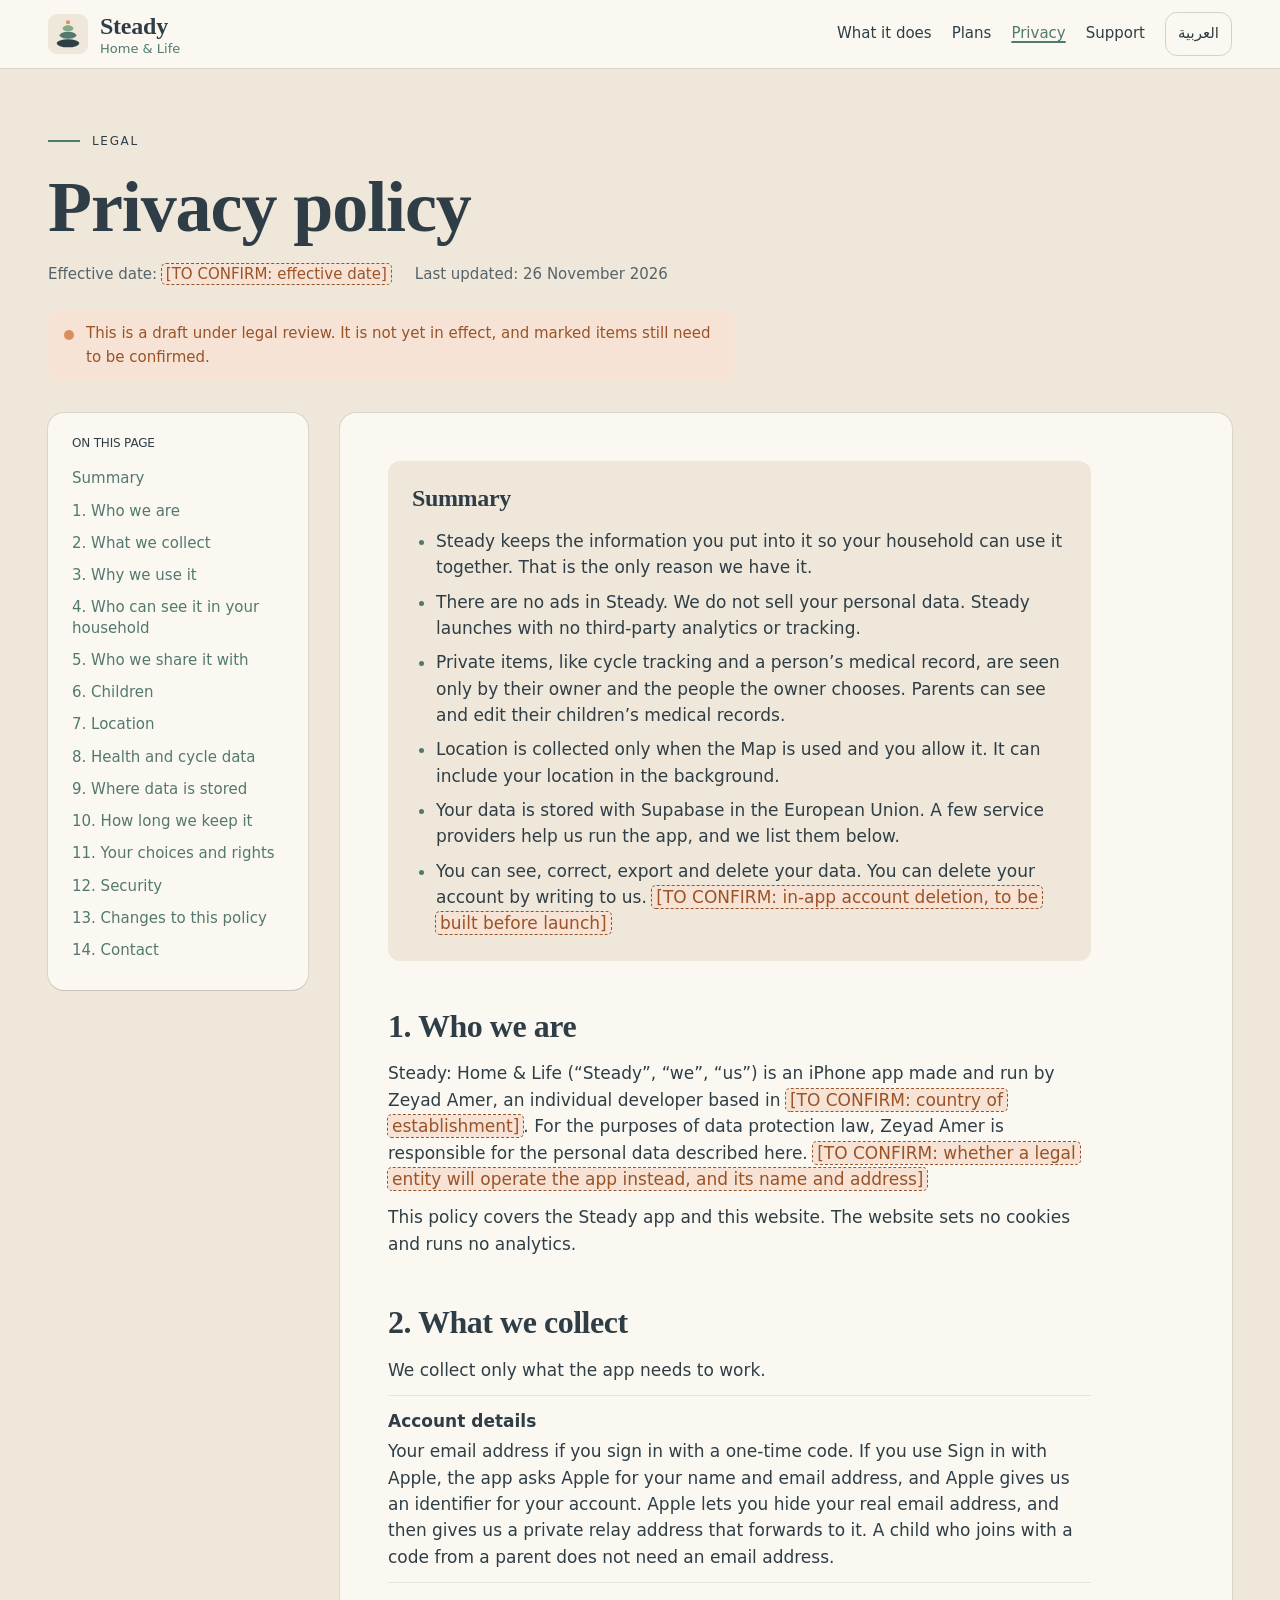
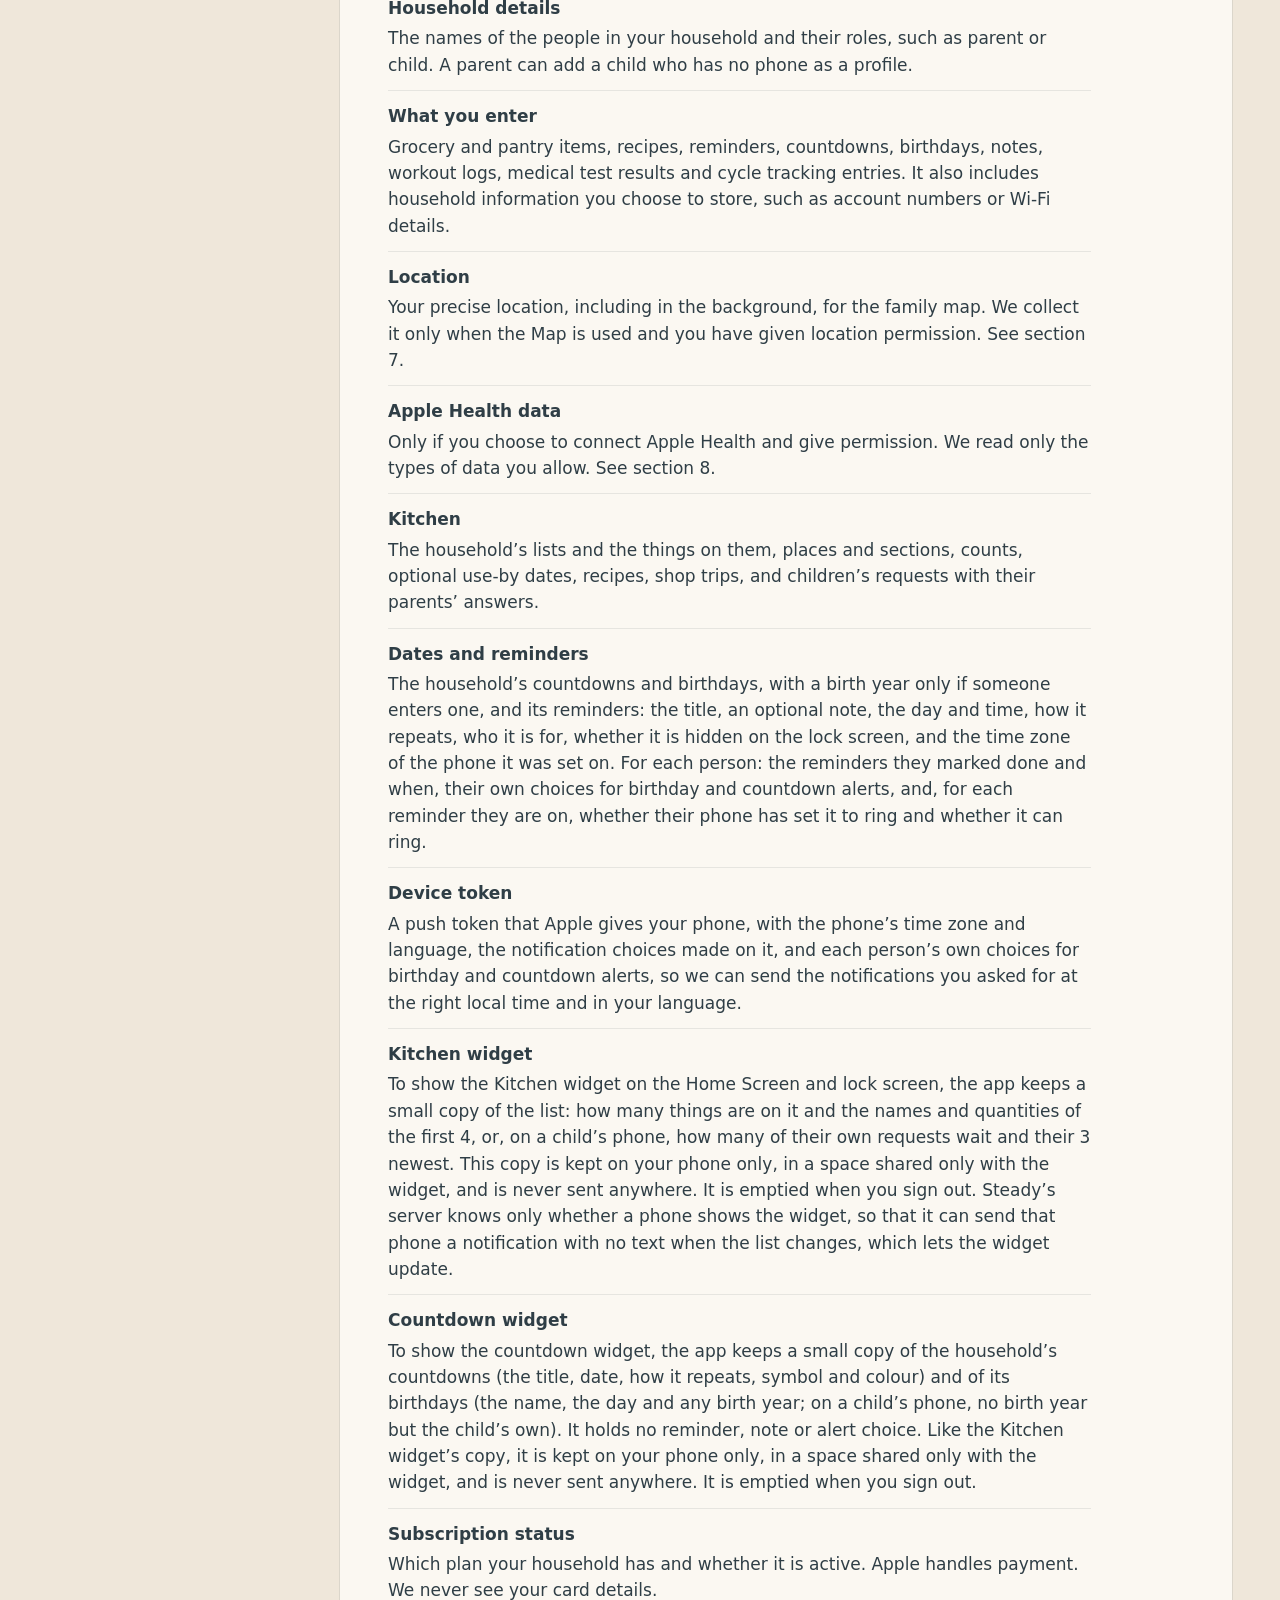
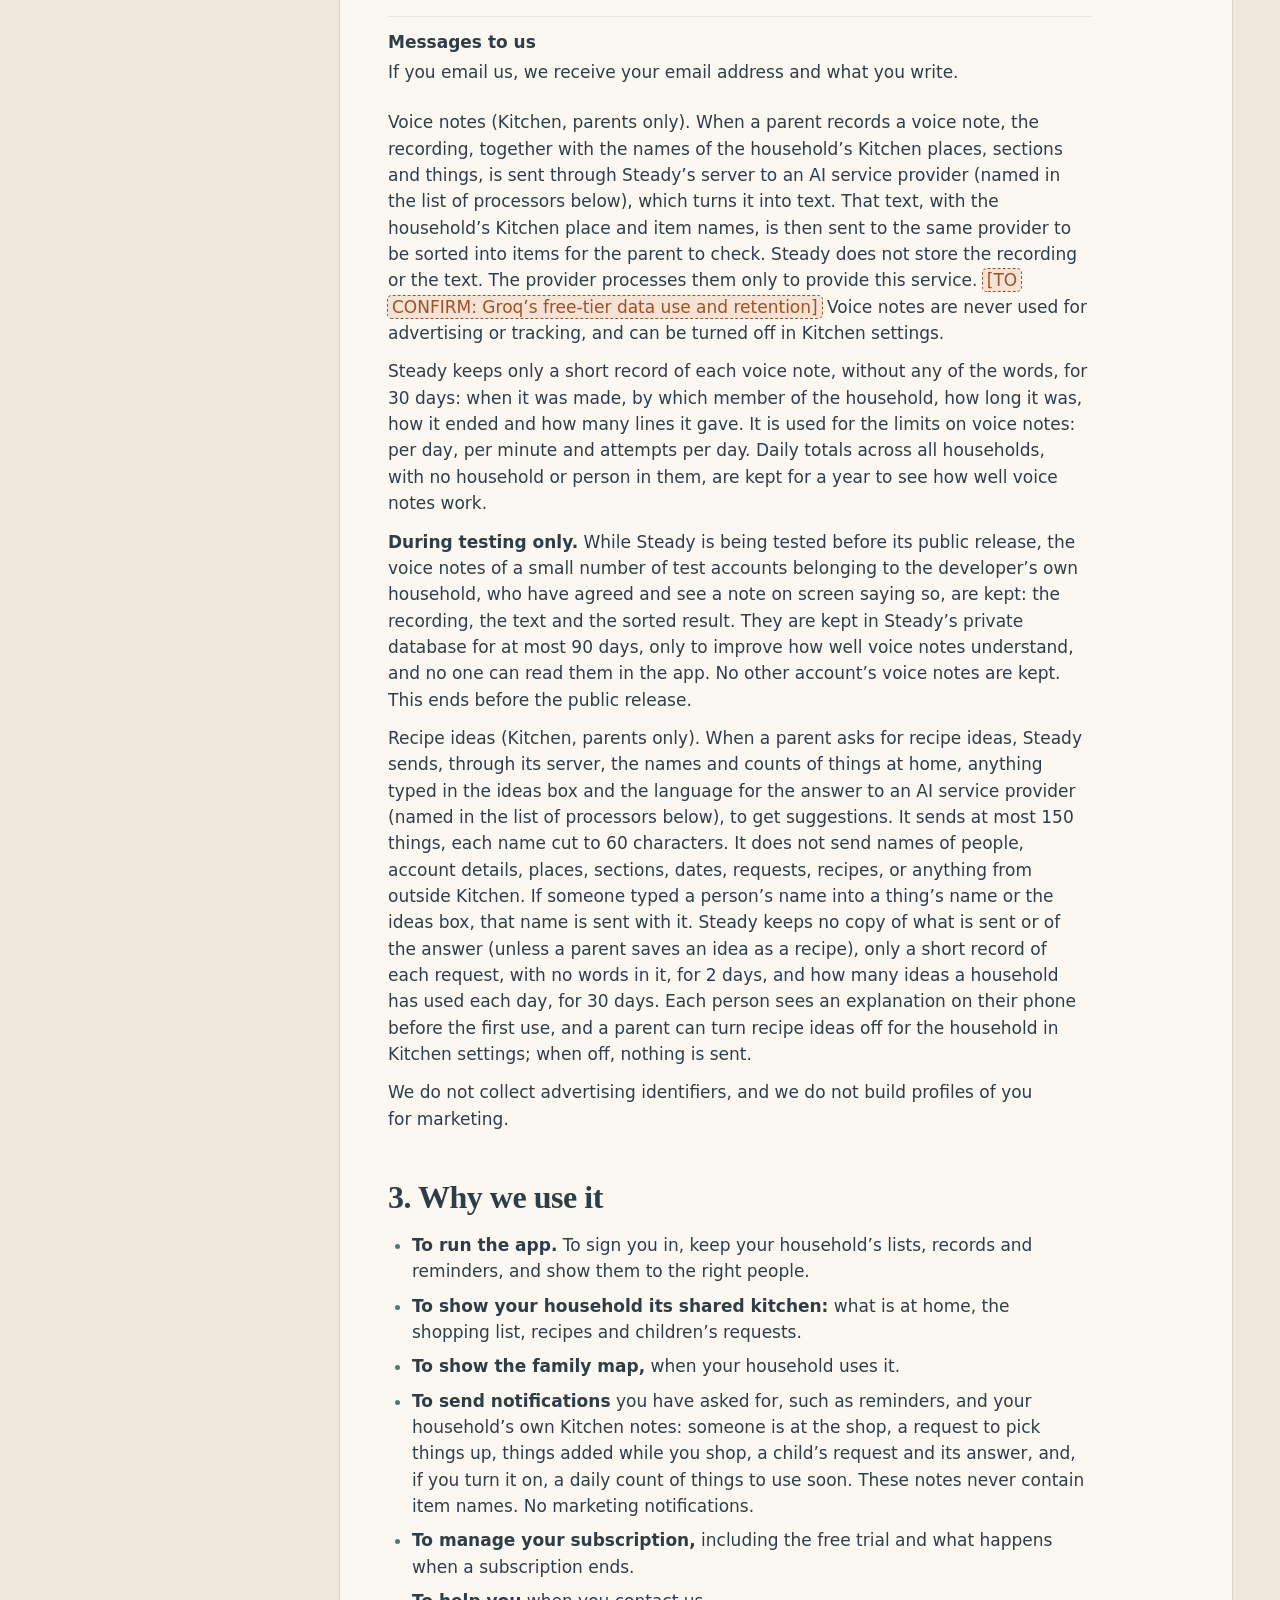
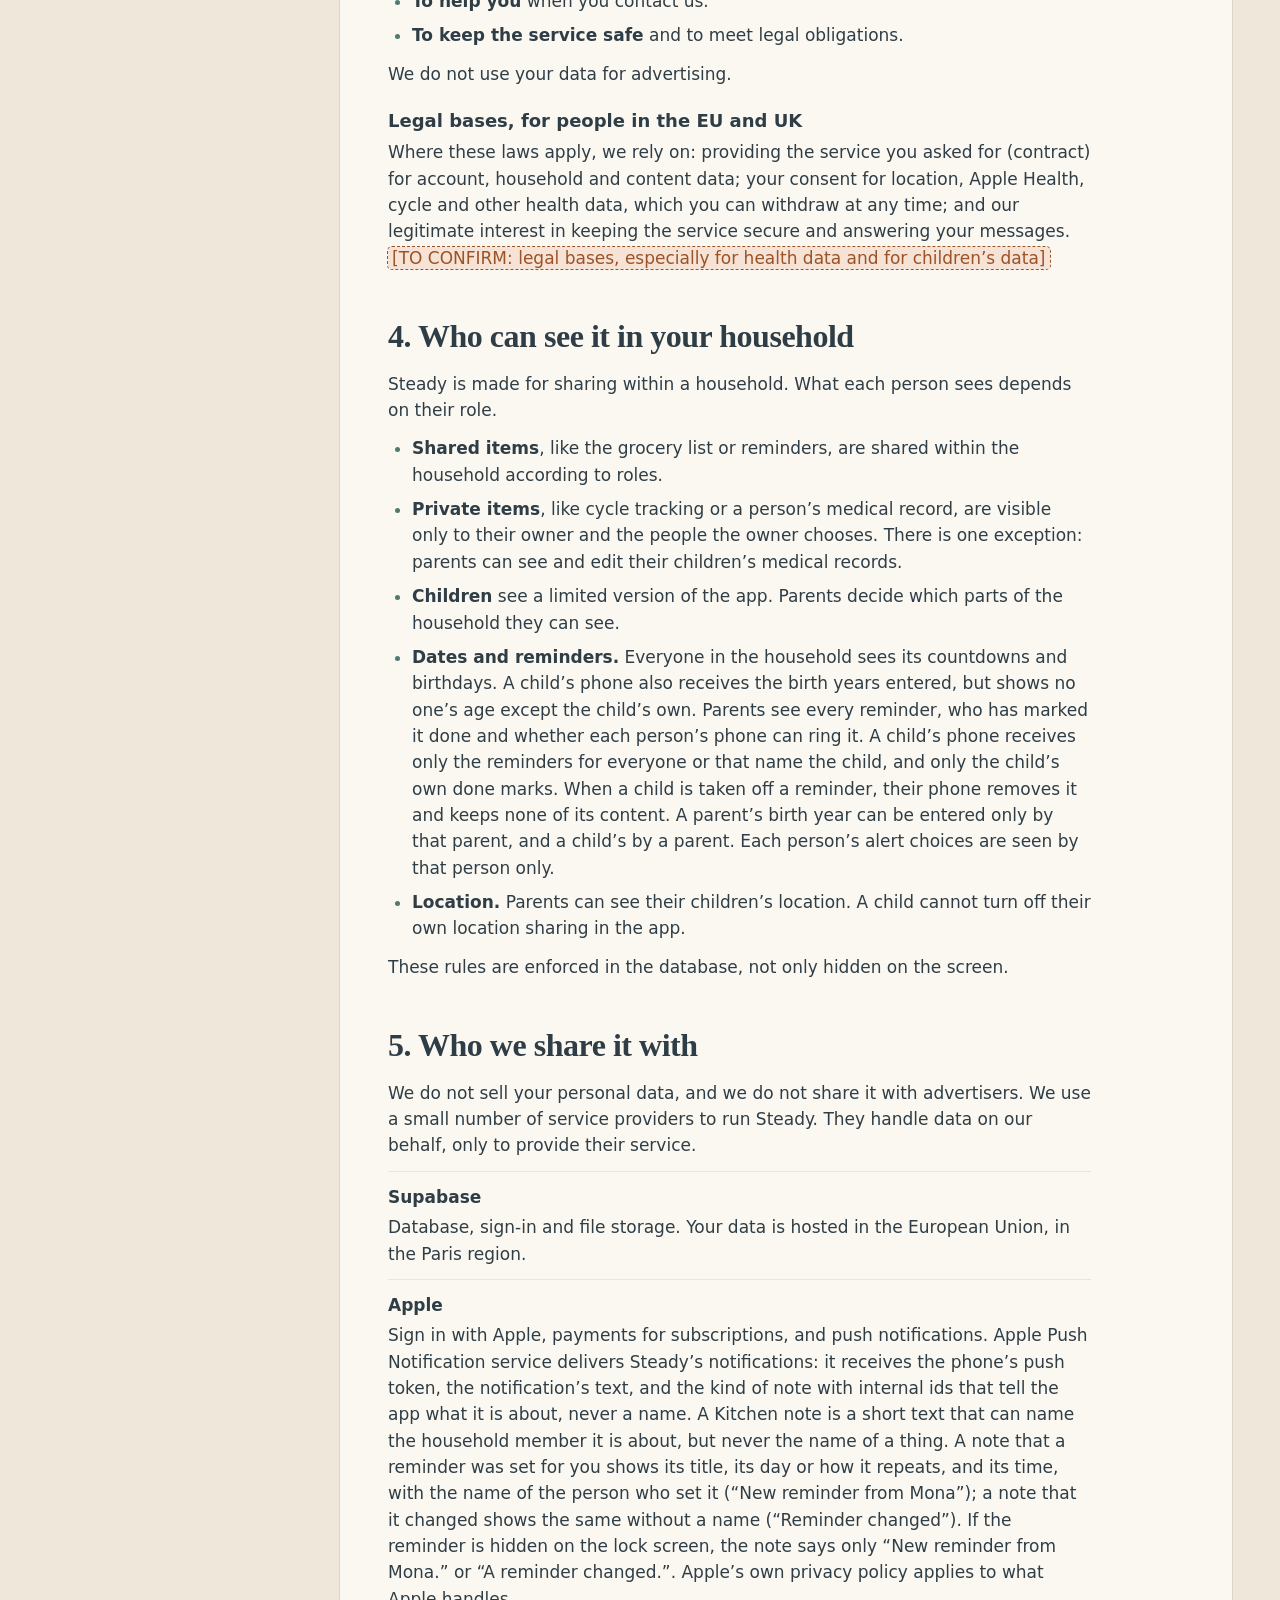
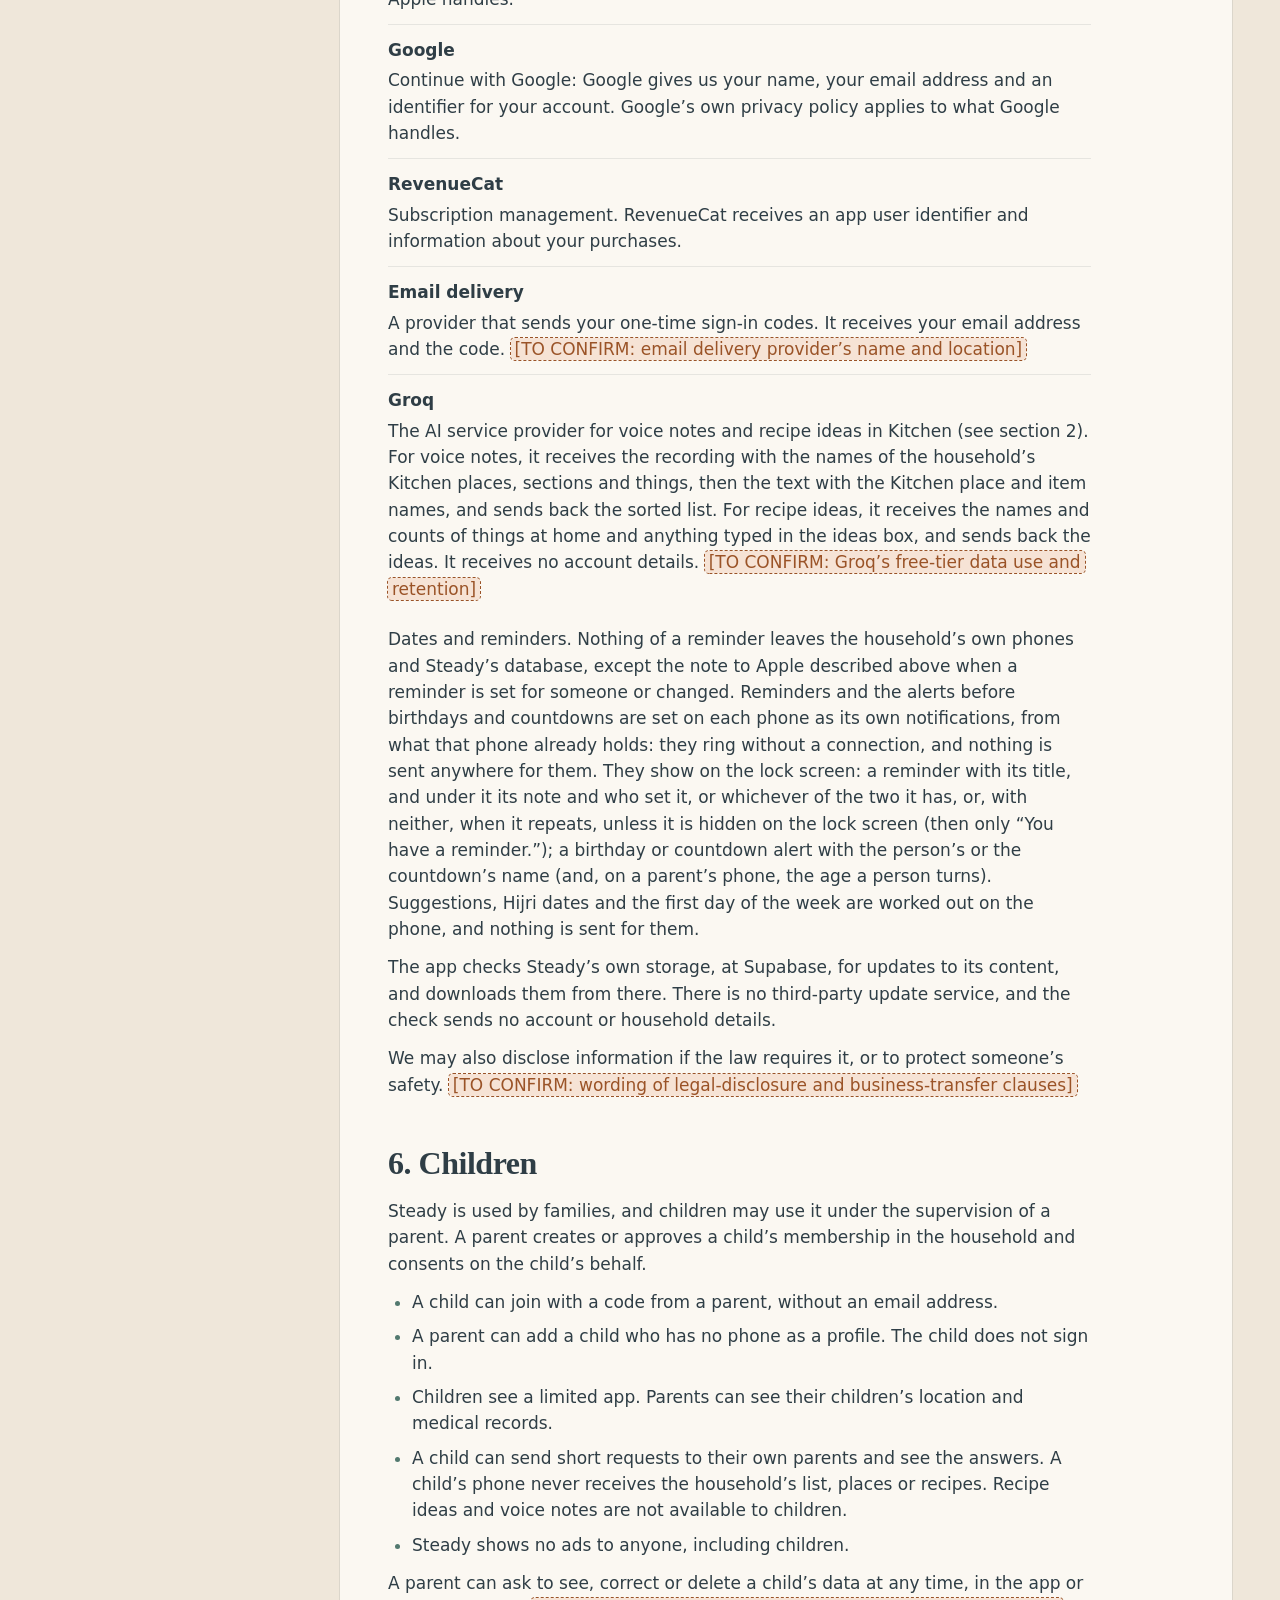
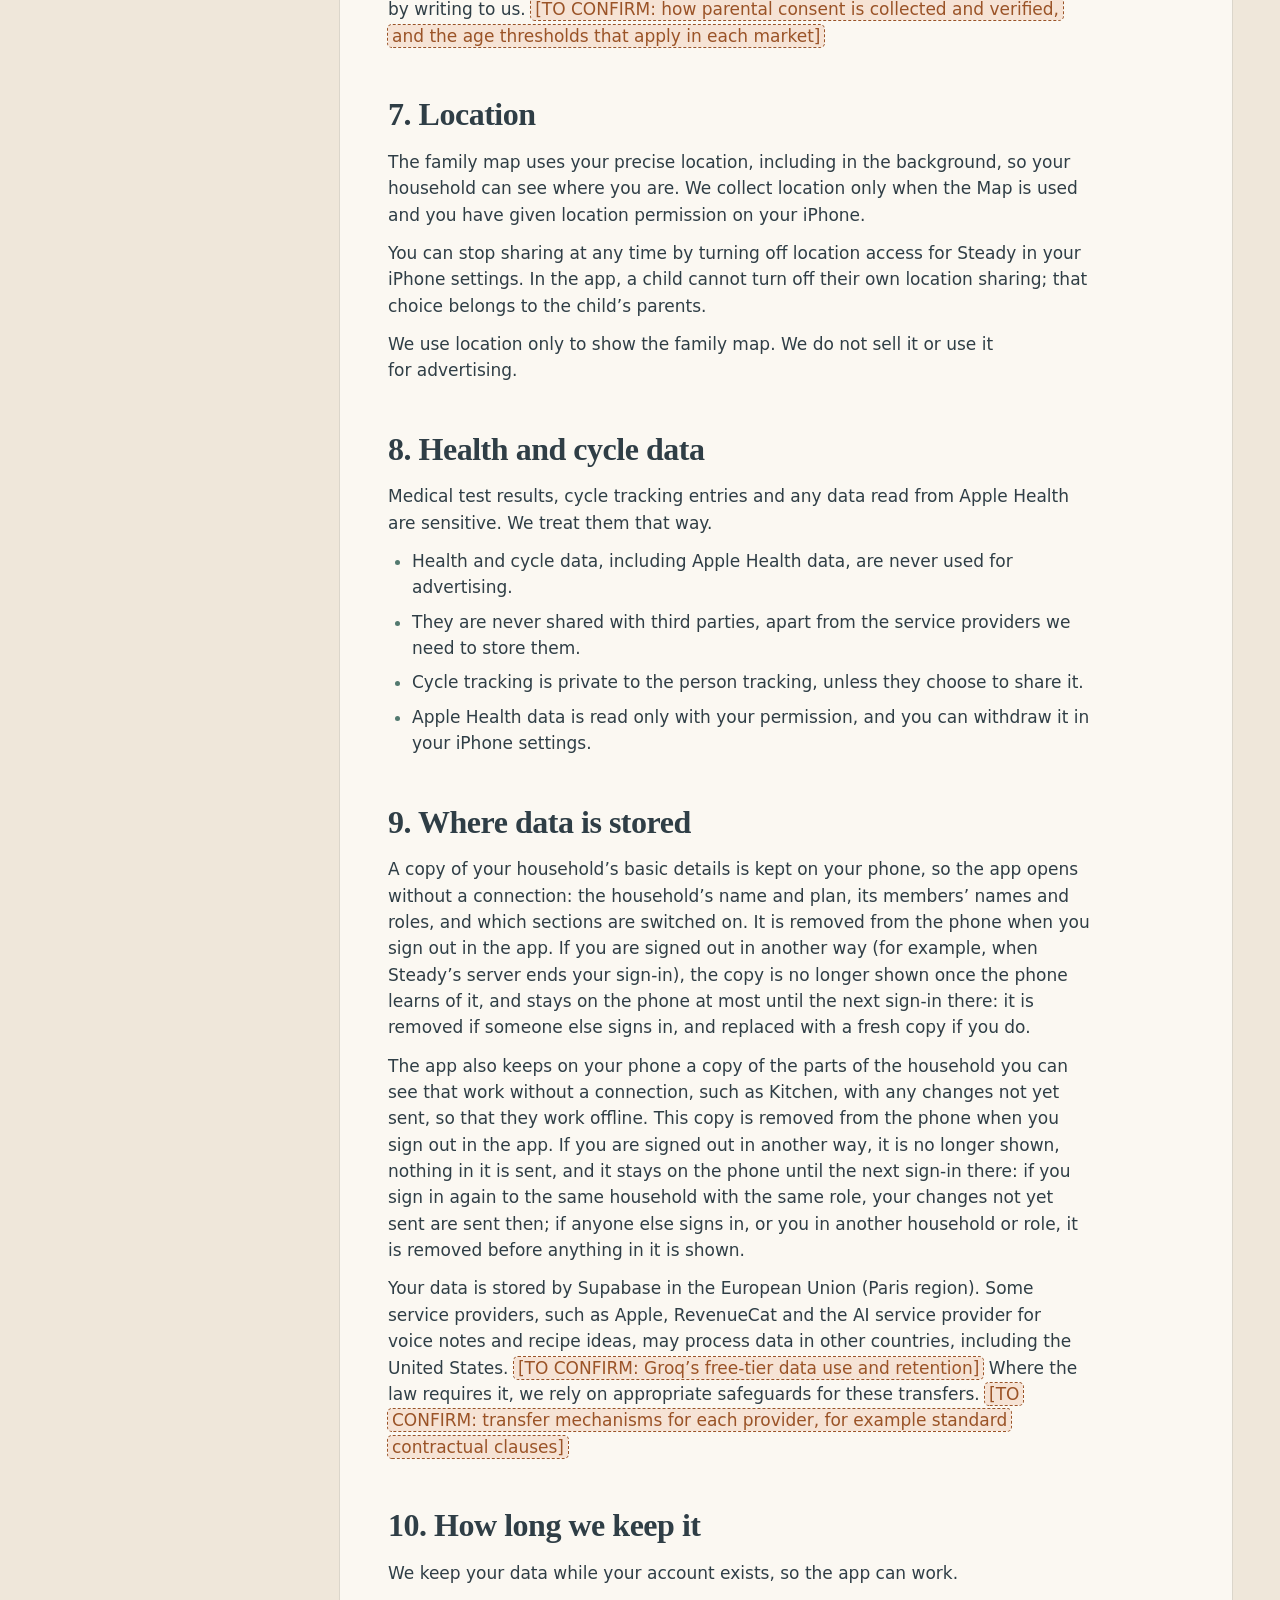
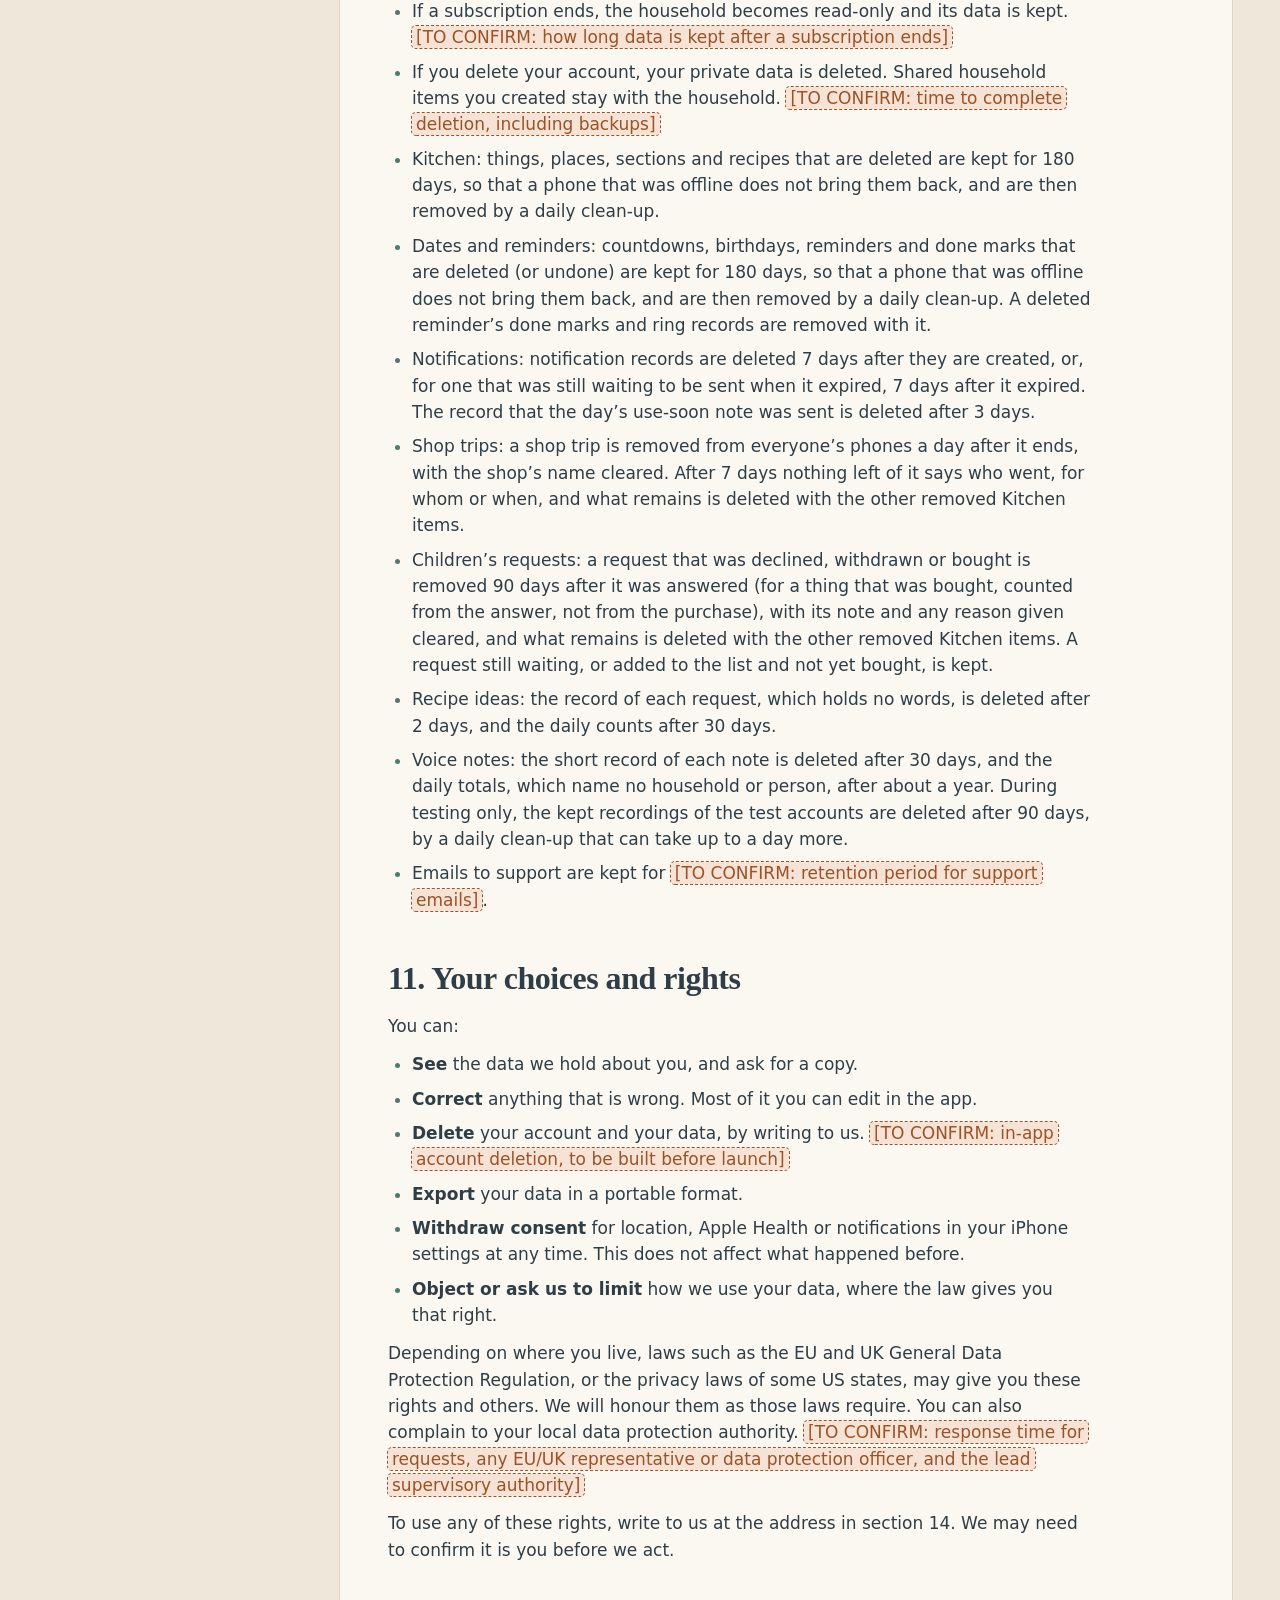
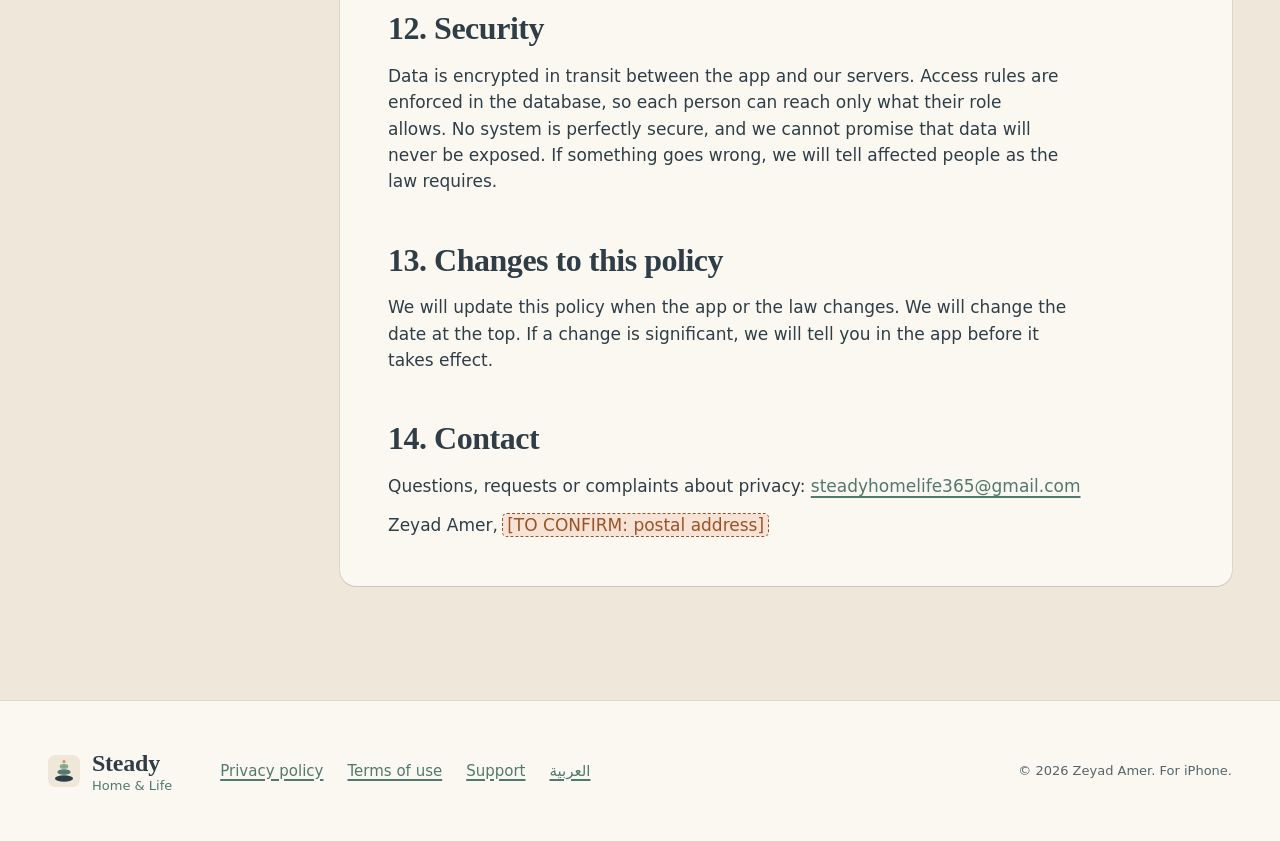
<file: privacy.html>
<!doctype html>
<html lang="en" dir="ltr">
<head>
  <meta charset="utf-8">
  <meta name="viewport" content="width=device-width, initial-scale=1">
  <meta http-equiv="Content-Security-Policy" content="default-src 'none'; style-src 'self' https://fonts.googleapis.com; font-src https://fonts.gstatic.com; img-src 'self'; base-uri 'none'; form-action 'none'">
  <meta name="referrer" content="strict-origin-when-cross-origin">
  <title>Privacy policy · Steady</title>
  <meta name="description" content="How Steady: Home &amp; Life collects, uses, shares and protects your information, and the choices you have. Plain-language draft.">
  <link rel="icon" href="assets/icon.svg" type="image/svg+xml">
  <link rel="alternate" hreflang="en" href="privacy.html">
  <link rel="alternate" hreflang="ar" href="ar/privacy.html">
  <link rel="preconnect" href="https://fonts.googleapis.com">
  <link rel="preconnect" href="https://fonts.gstatic.com" crossorigin>
  <link rel="stylesheet" href="https://fonts.googleapis.com/css2?family=Fraunces:opsz,wght@9..144,500;9..144,600&amp;family=Readex+Pro:wght@400;500;600&amp;display=swap">
  <link rel="stylesheet" href="styles.css">
</head>
<body>
  <svg width="0" height="0" class="visually-hidden" aria-hidden="true" focusable="false">
    <symbol id="icon" viewBox="0 0 120 120">
      <rect width="120" height="120" rx="27" fill="#EFE7DA"/>
      <ellipse cx="60" cy="88" rx="34" ry="12" fill="#2F3E46"/>
      <ellipse cx="60" cy="64" rx="25" ry="10.5" fill="#52796F"/>
      <ellipse cx="60" cy="43" rx="16" ry="9" fill="#84A98C"/>
      <circle cx="60" cy="25" r="6" fill="#D98F5C"/>
    </symbol>
  </svg>

  <a class="skip-link" href="#main">Skip to content</a>

  <header class="site-header">
    <div class="container header-inner">
      <a class="lockup" href="index.html" aria-label="Steady: Home and Life, home page">
        <svg width="40" height="40" aria-hidden="true" focusable="false"><use href="#icon"/></svg>
        <span class="lockup-text"><span class="wordmark">Steady</span><span class="lockup-sub">Home &amp; Life</span></span>
      </a>
      <nav class="site-nav" aria-label="Main navigation">
        <ul>
          <li><a href="index.html#features">What it does</a></li>
          <li><a href="index.html#plans">Plans</a></li>
          <li><a href="privacy.html" aria-current="page">Privacy</a></li>
          <li><a href="support.html">Support</a></li>
          <li><a class="lang-link" href="ar/privacy.html" hreflang="ar" lang="ar">العربية</a></li>
        </ul>
      </nav>
    </div>
  </header>

  <main id="main">
    <div class="container doc-head">
      <p class="eyebrow">Legal</p>
      <h1>Privacy policy</h1>
      <p class="doc-meta"><span>Effective date: <mark class="todo">[TO CONFIRM: effective date]</mark></span><span>Last updated: 26 November 2026</span></p>
      <p class="draft-note">This is a draft under legal review. It is not yet in effect, and marked items still need to be confirmed.</p>
    </div>

    <div class="container doc-layout">
      <nav class="card toc" aria-labelledby="toc-title">
        <h2 id="toc-title">On this page</h2>
        <ol>
          <li><a href="#summary">Summary</a></li>
          <li><a href="#who">1. Who we are</a></li>
          <li><a href="#collect">2. What we collect</a></li>
          <li><a href="#why">3. Why we use it</a></li>
          <li><a href="#household">4. Who can see it in your household</a></li>
          <li><a href="#share">5. Who we share it with</a></li>
          <li><a href="#children">6. Children</a></li>
          <li><a href="#location">7. Location</a></li>
          <li><a href="#health">8. Health and cycle data</a></li>
          <li><a href="#where">9. Where data is stored</a></li>
          <li><a href="#keep">10. How long we keep it</a></li>
          <li><a href="#rights">11. Your choices and rights</a></li>
          <li><a href="#security">12. Security</a></li>
          <li><a href="#changes">13. Changes to this policy</a></li>
          <li><a href="#contact">14. Contact</a></li>
        </ol>
      </nav>

      <article class="card doc">
        <section class="summary" id="summary" aria-labelledby="summary-title">
          <h2 id="summary-title">Summary</h2>
          <ul>
            <li>Steady keeps the information you put into it so your household can use it together. That is the only reason we have it.</li>
            <li>There are no ads in Steady. We do not sell your personal data. Steady launches with no third-party analytics or tracking.</li>
            <li>Private items, like cycle tracking and a person’s medical record, are seen only by their owner and the people the owner chooses. Parents can see and edit their children’s medical records.</li>
            <li>Location is collected only when the Map is used and you allow it. It can include your location in the background.</li>
            <li>Your data is stored with Supabase in the European Union. A few service providers help us run the app, and we list them below.</li>
            <li>You can see, correct, export and delete your data. You can delete your account by writing to us. <mark class="todo">[TO CONFIRM: in-app account deletion, to be built before launch]</mark></li>
          </ul>
        </section>

        <section id="who" aria-labelledby="who-title">
          <h2 id="who-title">1. Who we are</h2>
          <p>Steady: Home &amp; Life (“Steady”, “we”, “us”) is an iPhone app made and run by Zeyad Amer, an individual developer based in <mark class="todo">[TO CONFIRM: country of establishment]</mark>. For the purposes of data protection law, Zeyad Amer is responsible for the personal data described here. <mark class="todo">[TO CONFIRM: whether a legal entity will operate the app instead, and its name and address]</mark></p>
          <p>This policy covers the Steady app and this website. The website sets no cookies and runs no analytics.</p>
        </section>

        <section id="collect" aria-labelledby="collect-title">
          <h2 id="collect-title">2. What we collect</h2>
          <p>We collect only what the app needs to work.</p>
          <dl class="data-list">
            <div>
              <dt>Account details</dt>
              <dd>Your email address if you sign in with a one-time code. If you use Sign in with Apple, the app asks Apple for your name and email address, and Apple gives us an identifier for your account. Apple lets you hide your real email address, and then gives us a private relay address that forwards to it. A child who joins with a code from a parent does not need an email address.</dd>
            </div>
            <div>
              <dt>Household details</dt>
              <dd>The names of the people in your household and their roles, such as parent or child. A parent can add a child who has no phone as a profile.</dd>
            </div>
            <div>
              <dt>What you enter</dt>
              <dd>Grocery and pantry items, recipes, reminders, countdowns, birthdays, notes, workout logs, medical test results and cycle tracking entries. It also includes household information you choose to store, such as account numbers or Wi‑Fi details.</dd>
            </div>
            <div>
              <dt>Location</dt>
              <dd>Your precise location, including in the background, for the family map. We collect it only when the Map is used and you have given location permission. See section 7.</dd>
            </div>
            <div>
              <dt>Apple Health data</dt>
              <dd>Only if you choose to connect Apple Health and give permission. We read only the types of data you allow. See section 8.</dd>
            </div>
            <div>
              <dt>Kitchen</dt>
              <dd>The household’s lists and the things on them, places and sections, counts, optional use-by dates, recipes, shop trips, and children’s requests with their parents’ answers.</dd>
            </div>
            <div>
              <dt>Dates and reminders</dt>
              <dd>The household’s countdowns and birthdays, with a birth year only if someone enters one, and its reminders: the title, an optional note, the day and time, how it repeats, who it is for, whether it is hidden on the lock screen, and the time zone of the phone it was set on. For each person: the reminders they marked done and when, their own choices for birthday and countdown alerts, and, for each reminder they are on, whether their phone has set it to ring and whether it can ring.</dd>
            </div>
            <div>
              <dt>Device token</dt>
              <dd>A push token that Apple gives your phone, with the phone’s time zone and language, the notification choices made on it, and each person’s own choices for birthday and countdown alerts, so we can send the notifications you asked for at the right local time and in your language.</dd>
            </div>
            <div>
              <dt>Kitchen widget</dt>
              <dd>To show the Kitchen widget on the Home Screen and lock screen, the app keeps a small copy of the list: how many things are on it and the names and quantities of the first 4, or, on a child’s phone, how many of their own requests wait and their 3 newest. This copy is kept on your phone only, in a space shared only with the widget, and is never sent anywhere. It is emptied when you sign out. Steady’s server knows only whether a phone shows the widget, so that it can send that phone a notification with no text when the list changes, which lets the widget update.</dd>
            </div>
            <div>
              <dt>Countdown widget</dt>
              <dd>To show the countdown widget, the app keeps a small copy of the household’s countdowns (the title, date, how it repeats, symbol and colour) and of its birthdays (the name, the day and any birth year; on a child’s phone, no birth year but the child’s own). It holds no reminder, note or alert choice. Like the Kitchen widget’s copy, it is kept on your phone only, in a space shared only with the widget, and is never sent anywhere. It is emptied when you sign out.</dd>
            </div>
            <div>
              <dt>Subscription status</dt>
              <dd>Which plan your household has and whether it is active. Apple handles payment. We never see your card details.</dd>
            </div>
            <div>
              <dt>Messages to us</dt>
              <dd>If you email us, we receive your email address and what you write.</dd>
            </div>
          </dl>
          <p id="voice-notes">Voice notes (Kitchen, parents only). When a parent records a voice note, the recording, together with the names of the household’s Kitchen places, sections and things, is sent through Steady’s server to an AI service provider (named in the list of processors below), which turns it into text. That text, with the household’s Kitchen place and item names, is then sent to the same provider to be sorted into items for the parent to check. Steady does not store the recording or the text. The provider processes them only to provide this service. <mark class="todo">[TO CONFIRM: Groq’s free-tier data use and retention]</mark> Voice notes are never used for advertising or tracking, and can be turned off in Kitchen settings.</p>
          <p>Steady keeps only a short record of each voice note, without any of the words, for 30 days: when it was made, by which member of the household, how long it was, how it ended and how many lines it gave. It is used for the limits on voice notes: per day, per minute and attempts per day. Daily totals across all households, with no household or person in them, are kept for a year to see how well voice notes work.</p>
          <p><strong>During testing only.</strong> While Steady is being tested before its public release, the voice notes of a small number of test accounts belonging to the developer’s own household, who have agreed and see a note on screen saying so, are kept: the recording, the text and the sorted result. They are kept in Steady’s private database for at most 90 days, only to improve how well voice notes understand, and no one can read them in the app. No other account’s voice notes are kept. This ends before the public release.</p>
          <p id="recipe-ideas">Recipe ideas (Kitchen, parents only). When a parent asks for recipe ideas, Steady sends, through its server, the names and counts of things at home, anything typed in the ideas box and the language for the answer to an AI service provider (named in the list of processors below), to get suggestions. It sends at most 150 things, each name cut to 60 characters. It does not send names of people, account details, places, sections, dates, requests, recipes, or anything from outside Kitchen. If someone typed a person’s name into a thing’s name or the ideas box, that name is sent with it. Steady keeps no copy of what is sent or of the answer (unless a parent saves an idea as a recipe), only a short record of each request, with no words in it, for 2 days, and how many ideas a household has used each day, for 30 days. Each person sees an explanation on their phone before the first use, and a parent can turn recipe ideas off for the household in Kitchen settings; when off, nothing is sent.</p>
          <p>We do not collect advertising identifiers, and we do not build profiles of you for marketing.</p>
        </section>

        <section id="why" aria-labelledby="why-title">
          <h2 id="why-title">3. Why we use it</h2>
          <ul>
            <li><strong>To run the app.</strong> To sign you in, keep your household’s lists, records and reminders, and show them to the right people.</li>
            <li><strong>To show your household its shared kitchen:</strong> what is at home, the shopping list, recipes and children’s requests.</li>
            <li><strong>To show the family map,</strong> when your household uses it.</li>
            <li><strong>To send notifications</strong> you have asked for, such as reminders, and your household’s own Kitchen notes: someone is at the shop, a request to pick things up, things added while you shop, a child’s request and its answer, and, if you turn it on, a daily count of things to use soon. These notes never contain item names. No marketing notifications.</li>
            <li><strong>To manage your subscription,</strong> including the free trial and what happens when a subscription ends.</li>
            <li><strong>To help you</strong> when you contact us.</li>
            <li><strong>To keep the service safe</strong> and to meet legal obligations.</li>
          </ul>
          <p>We do not use your data for advertising.</p>
          <h3>Legal bases, for people in the EU and UK</h3>
          <p>Where these laws apply, we rely on: providing the service you asked for (contract) for account, household and content data; your consent for location, Apple Health, cycle and other health data, which you can withdraw at any time; and our legitimate interest in keeping the service secure and answering your messages. <mark class="todo">[TO CONFIRM: legal bases, especially for health data and for children’s data]</mark></p>
        </section>

        <section id="household" aria-labelledby="household-title">
          <h2 id="household-title">4. Who can see it in your household</h2>
          <p>Steady is made for sharing within a household. What each person sees depends on their role.</p>
          <ul>
            <li><strong>Shared items</strong>, like the grocery list or reminders, are shared within the household according to roles.</li>
            <li><strong>Private items</strong>, like cycle tracking or a person’s medical record, are visible only to their owner and the people the owner chooses. There is one exception: parents can see and edit their children’s medical records.</li>
            <li><strong>Children</strong> see a limited version of the app. Parents decide which parts of the household they can see.</li>
            <li><strong>Dates and reminders.</strong> Everyone in the household sees its countdowns and birthdays. A child’s phone also receives the birth years entered, but shows no one’s age except the child’s own. Parents see every reminder, who has marked it done and whether each person’s phone can ring it. A child’s phone receives only the reminders for everyone or that name the child, and only the child’s own done marks. When a child is taken off a reminder, their phone removes it and keeps none of its content. A parent’s birth year can be entered only by that parent, and a child’s by a parent. Each person’s alert choices are seen by that person only.</li>
            <li><strong>Location.</strong> Parents can see their children’s location. A child cannot turn off their own location sharing in the app.</li>
          </ul>
          <p>These rules are enforced in the database, not only hidden on the screen.</p>
        </section>

        <section id="share" aria-labelledby="share-title">
          <h2 id="share-title">5. Who we share it with</h2>
          <p>We do not sell your personal data, and we do not share it with advertisers. We use a small number of service providers to run Steady. They handle data on our behalf, only to provide their service.</p>
          <dl class="data-list">
            <div>
              <dt>Supabase</dt>
              <dd>Database, sign-in and file storage. Your data is hosted in the European Union, in the Paris region.</dd>
            </div>
            <div>
              <dt>Apple</dt>
              <dd>Sign in with Apple, payments for subscriptions, and push notifications. Apple Push Notification service delivers Steady’s notifications: it receives the phone’s push token, the notification’s text, and the kind of note with internal ids that tell the app what it is about, never a name. A Kitchen note is a short text that can name the household member it is about, but never the name of a thing. A note that a reminder was set for you shows its title, its day or how it repeats, and its time, with the name of the person who set it (“New reminder from Mona”); a note that it changed shows the same without a name (“Reminder changed”). If the reminder is hidden on the lock screen, the note says only “New reminder from Mona.” or “A reminder changed.”. Apple’s own privacy policy applies to what Apple handles.</dd>
            </div>
            <div>
              <dt>Google</dt>
              <dd>Continue with Google: Google gives us your name, your email address and an identifier for your account. Google’s own privacy policy applies to what Google handles.</dd>
            </div>
            <div>
              <dt>RevenueCat</dt>
              <dd>Subscription management. RevenueCat receives an app user identifier and information about your purchases.</dd>
            </div>
            <div>
              <dt>Email delivery</dt>
              <dd>A provider that sends your one-time sign-in codes. It receives your email address and the code. <mark class="todo">[TO CONFIRM: email delivery provider’s name and location]</mark></dd>
            </div>
            <div>
              <dt>Groq</dt>
              <dd>The AI service provider for voice notes and recipe ideas in Kitchen (see section 2). For voice notes, it receives the recording with the names of the household’s Kitchen places, sections and things, then the text with the Kitchen place and item names, and sends back the sorted list. For recipe ideas, it receives the names and counts of things at home and anything typed in the ideas box, and sends back the ideas. It receives no account details. <mark class="todo">[TO CONFIRM: Groq’s free-tier data use and retention]</mark></dd>
            </div>
          </dl>
          <p id="dates-reminders">Dates and reminders. Nothing of a reminder leaves the household’s own phones and Steady’s database, except the note to Apple described above when a reminder is set for someone or changed. Reminders and the alerts before birthdays and countdowns are set on each phone as its own notifications, from what that phone already holds: they ring without a connection, and nothing is sent anywhere for them. They show on the lock screen: a reminder with its title, and under it its note and who set it, or whichever of the two it has, or, with neither, when it repeats, unless it is hidden on the lock screen (then only “You have a reminder.”); a birthday or countdown alert with the person’s or the countdown’s name (and, on a parent’s phone, the age a person turns). Suggestions, Hijri dates and the first day of the week are worked out on the phone, and nothing is sent for them.</p>
          <p>The app checks Steady’s own storage, at Supabase, for updates to its content, and downloads them from there. There is no third-party update service, and the check sends no account or household details.</p>
          <p>We may also disclose information if the law requires it, or to protect someone’s safety. <mark class="todo">[TO CONFIRM: wording of legal-disclosure and business-transfer clauses]</mark></p>
        </section>

        <section id="children" aria-labelledby="children-title">
          <h2 id="children-title">6. Children</h2>
          <p>Steady is used by families, and children may use it under the supervision of a parent. A parent creates or approves a child’s membership in the household and consents on the child’s behalf.</p>
          <ul>
            <li>A child can join with a code from a parent, without an email address.</li>
            <li>A parent can add a child who has no phone as a profile. The child does not sign in.</li>
            <li>Children see a limited app. Parents can see their children’s location and medical records.</li>
            <li>A child can send short requests to their own parents and see the answers. A child’s phone never receives the household’s list, places or recipes. Recipe ideas and voice notes are not available to children.</li>
            <li>Steady shows no ads to anyone, including children.</li>
          </ul>
          <p>A parent can ask to see, correct or delete a child’s data at any time, in the app or by writing to us. <mark class="todo">[TO CONFIRM: how parental consent is collected and verified, and the age thresholds that apply in each market]</mark></p>
        </section>

        <section id="location" aria-labelledby="location-title">
          <h2 id="location-title">7. Location</h2>
          <p>The family map uses your precise location, including in the background, so your household can see where you are. We collect location only when the Map is used and you have given location permission on your iPhone.</p>
          <p>You can stop sharing at any time by turning off location access for Steady in your iPhone settings. In the app, a child cannot turn off their own location sharing; that choice belongs to the child’s parents.</p>
          <p>We use location only to show the family map. We do not sell it or use it for advertising.</p>
        </section>

        <section id="health" aria-labelledby="health-title">
          <h2 id="health-title">8. Health and cycle data</h2>
          <p>Medical test results, cycle tracking entries and any data read from Apple Health are sensitive. We treat them that way.</p>
          <ul>
            <li>Health and cycle data, including Apple Health data, are never used for advertising.</li>
            <li>They are never shared with third parties, apart from the service providers we need to store them.</li>
            <li>Cycle tracking is private to the person tracking, unless they choose to share it.</li>
            <li>Apple Health data is read only with your permission, and you can withdraw it in your iPhone settings.</li>
          </ul>
        </section>

        <section id="where" aria-labelledby="where-title">
          <h2 id="where-title">9. Where data is stored</h2>
          <p>A copy of your household’s basic details is kept on your phone, so the app opens without a connection: the household’s name and plan, its members’ names and roles, and which sections are switched on. It is removed from the phone when you sign out in the app. If you are signed out in another way (for example, when Steady’s server ends your sign-in), the copy is no longer shown once the phone learns of it, and stays on the phone at most until the next sign-in there: it is removed if someone else signs in, and replaced with a fresh copy if you do.</p>
          <p>The app also keeps on your phone a copy of the parts of the household you can see that work without a connection, such as Kitchen, with any changes not yet sent, so that they work offline. This copy is removed from the phone when you sign out in the app. If you are signed out in another way, it is no longer shown, nothing in it is sent, and it stays on the phone until the next sign-in there: if you sign in again to the same household with the same role, your changes not yet sent are sent then; if anyone else signs in, or you in another household or role, it is removed before anything in it is shown.</p>
          <p>Your data is stored by Supabase in the European Union (Paris region). Some service providers, such as Apple, RevenueCat and the AI service provider for voice notes and recipe ideas, may process data in other countries, including the United States. <mark class="todo">[TO CONFIRM: Groq’s free-tier data use and retention]</mark> Where the law requires it, we rely on appropriate safeguards for these transfers. <mark class="todo">[TO CONFIRM: transfer mechanisms for each provider, for example standard contractual clauses]</mark></p>
        </section>

        <section id="keep" aria-labelledby="keep-title">
          <h2 id="keep-title">10. How long we keep it</h2>
          <p>We keep your data while your account exists, so the app can work.</p>
          <ul>
            <li>If a subscription ends, the household becomes read-only and its data is kept. <mark class="todo">[TO CONFIRM: how long data is kept after a subscription ends]</mark></li>
            <li>If you delete your account, your private data is deleted. Shared household items you created stay with the household. <mark class="todo">[TO CONFIRM: time to complete deletion, including backups]</mark></li>
            <li>Kitchen: things, places, sections and recipes that are deleted are kept for 180 days, so that a phone that was offline does not bring them back, and are then removed by a daily clean-up.</li>
            <li>Dates and reminders: countdowns, birthdays, reminders and done marks that are deleted (or undone) are kept for 180 days, so that a phone that was offline does not bring them back, and are then removed by a daily clean-up. A deleted reminder’s done marks and ring records are removed with it.</li>
            <li>Notifications: notification records are deleted 7 days after they are created, or, for one that was still waiting to be sent when it expired, 7 days after it expired. The record that the day’s use-soon note was sent is deleted after 3 days.</li>
            <li>Shop trips: a shop trip is removed from everyone’s phones a day after it ends, with the shop’s name cleared. After 7 days nothing left of it says who went, for whom or when, and what remains is deleted with the other removed Kitchen items.</li>
            <li>Children’s requests: a request that was declined, withdrawn or bought is removed 90 days after it was answered (for a thing that was bought, counted from the answer, not from the purchase), with its note and any reason given cleared, and what remains is deleted with the other removed Kitchen items. A request still waiting, or added to the list and not yet bought, is kept.</li>
            <li>Recipe ideas: the record of each request, which holds no words, is deleted after 2 days, and the daily counts after 30 days.</li>
            <li>Voice notes: the short record of each note is deleted after 30 days, and the daily totals, which name no household or person, after about a year. During testing only, the kept recordings of the test accounts are deleted after 90 days, by a daily clean-up that can take up to a day more.</li>
            <li>Emails to support are kept for <mark class="todo">[TO CONFIRM: retention period for support emails]</mark>.</li>
          </ul>
        </section>

        <section id="rights" aria-labelledby="rights-title">
          <h2 id="rights-title">11. Your choices and rights</h2>
          <p>You can:</p>
          <ul>
            <li><strong>See</strong> the data we hold about you, and ask for a copy.</li>
            <li><strong>Correct</strong> anything that is wrong. Most of it you can edit in the app.</li>
            <li><strong>Delete</strong> your account and your data, by writing to us. <mark class="todo">[TO CONFIRM: in-app account deletion, to be built before launch]</mark></li>
            <li><strong>Export</strong> your data in a portable format.</li>
            <li><strong>Withdraw consent</strong> for location, Apple Health or notifications in your iPhone settings at any time. This does not affect what happened before.</li>
            <li><strong>Object or ask us to limit</strong> how we use your data, where the law gives you that right.</li>
          </ul>
          <p>Depending on where you live, laws such as the EU and UK General Data Protection Regulation, or the privacy laws of some US states, may give you these rights and others. We will honour them as those laws require. You can also complain to your local data protection authority. <mark class="todo">[TO CONFIRM: response time for requests, any EU/UK representative or data protection officer, and the lead supervisory authority]</mark></p>
          <p>To use any of these rights, write to us at the address in section 14. We may need to confirm it is you before we act.</p>
        </section>

        <section id="security" aria-labelledby="security-title">
          <h2 id="security-title">12. Security</h2>
          <p>Data is encrypted in transit between the app and our servers. Access rules are enforced in the database, so each person can reach only what their role allows. No system is perfectly secure, and we cannot promise that data will never be exposed. If something goes wrong, we will tell affected people as the law requires.</p>
        </section>

        <section id="changes" aria-labelledby="changes-title">
          <h2 id="changes-title">13. Changes to this policy</h2>
          <p>We will update this policy when the app or the law changes. We will change the date at the top. If a change is significant, we will tell you in the app before it takes effect.</p>
        </section>

        <section id="contact" aria-labelledby="contact-title">
          <h2 id="contact-title">14. Contact</h2>
          <p>Questions, requests or complaints about privacy: <a class="contact-email" href="mailto:steadyhomelife365@gmail.com">steadyhomelife365@gmail.com</a></p>
          <p>Zeyad Amer, <mark class="todo">[TO CONFIRM: postal address]</mark></p>
        </section>
      </article>
    </div>
  </main>

  <footer class="site-footer">
    <div class="container footer-inner">
      <a class="lockup" href="index.html" aria-label="Steady: Home and Life, home page">
        <svg width="32" height="32" aria-hidden="true" focusable="false"><use href="#icon"/></svg>
        <span class="lockup-text"><span class="wordmark">Steady</span><span class="lockup-sub">Home &amp; Life</span></span>
      </a>
      <nav class="footer-nav" aria-label="Footer">
        <ul>
          <li><a href="privacy.html">Privacy policy</a></li>
          <li><a href="terms.html">Terms of use</a></li>
          <li><a href="support.html">Support</a></li>
          <li><a href="ar/privacy.html" hreflang="ar" lang="ar">العربية</a></li>
        </ul>
      </nav>
      <p class="footer-meta">© 2026 Zeyad Amer. For iPhone.</p>
    </div>
  </footer>
</body>
</html>
</file>
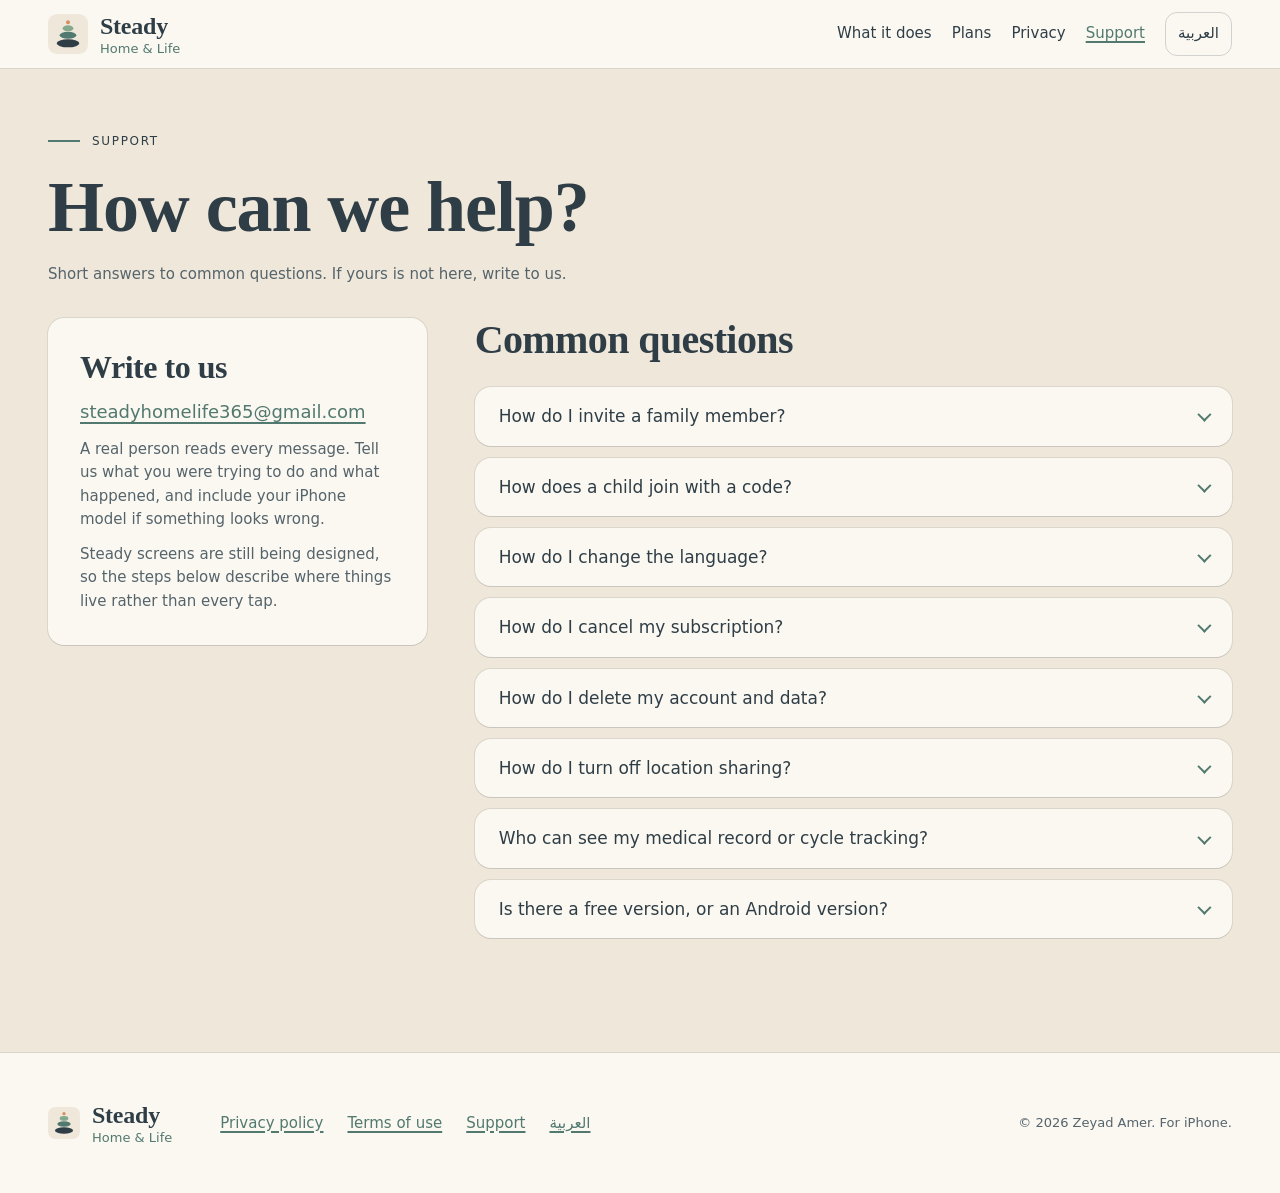
<file: support.html>
<!doctype html>
<html lang="en" dir="ltr">
<head>
  <meta charset="utf-8">
  <meta name="viewport" content="width=device-width, initial-scale=1">
  <meta http-equiv="Content-Security-Policy" content="default-src 'none'; style-src 'self' https://fonts.googleapis.com; font-src https://fonts.gstatic.com; img-src 'self'; base-uri 'none'; form-action 'none'">
  <meta name="referrer" content="strict-origin-when-cross-origin">
  <title>Support · Steady</title>
  <meta name="description" content="Help with Steady: Home &amp; Life. How to invite family members, join with a code, change language, cancel a subscription, delete your account and turn off location sharing.">
  <link rel="icon" href="assets/icon.svg" type="image/svg+xml">
  <link rel="alternate" hreflang="en" href="support.html">
  <link rel="alternate" hreflang="ar" href="ar/support.html">
  <link rel="preconnect" href="https://fonts.googleapis.com">
  <link rel="preconnect" href="https://fonts.gstatic.com" crossorigin>
  <link rel="stylesheet" href="https://fonts.googleapis.com/css2?family=Fraunces:opsz,wght@9..144,500;9..144,600&amp;family=Readex+Pro:wght@400;500;600&amp;display=swap">
  <link rel="stylesheet" href="styles.css">
</head>
<body>
  <svg width="0" height="0" class="visually-hidden" aria-hidden="true" focusable="false">
    <symbol id="icon" viewBox="0 0 120 120">
      <rect width="120" height="120" rx="27" fill="#EFE7DA"/>
      <ellipse cx="60" cy="88" rx="34" ry="12" fill="#2F3E46"/>
      <ellipse cx="60" cy="64" rx="25" ry="10.5" fill="#52796F"/>
      <ellipse cx="60" cy="43" rx="16" ry="9" fill="#84A98C"/>
      <circle cx="60" cy="25" r="6" fill="#D98F5C"/>
    </symbol>
  </svg>

  <a class="skip-link" href="#main">Skip to content</a>

  <header class="site-header">
    <div class="container header-inner">
      <a class="lockup" href="index.html" aria-label="Steady: Home and Life, home page">
        <svg width="40" height="40" aria-hidden="true" focusable="false"><use href="#icon"/></svg>
        <span class="lockup-text"><span class="wordmark">Steady</span><span class="lockup-sub">Home &amp; Life</span></span>
      </a>
      <nav class="site-nav" aria-label="Main navigation">
        <ul>
          <li><a href="index.html#features">What it does</a></li>
          <li><a href="index.html#plans">Plans</a></li>
          <li><a href="privacy.html">Privacy</a></li>
          <li><a href="support.html" aria-current="page">Support</a></li>
          <li><a class="lang-link" href="ar/support.html" hreflang="ar" lang="ar">العربية</a></li>
        </ul>
      </nav>
    </div>
  </header>

  <main id="main">
    <div class="container doc-head">
      <p class="eyebrow">Support</p>
      <h1>How can we help?</h1>
      <p class="doc-meta"><span>Short answers to common questions. If yours is not here, write to us.</span></p>
    </div>

    <div class="container help-grid">
      <aside class="card help-card" aria-labelledby="help-title">
        <h2 id="help-title">Write to us</h2>
        <p><a class="contact-email" href="mailto:steadyhomelife365@gmail.com">steadyhomelife365@gmail.com</a></p>
        <p class="card-note">A real person reads every message. Tell us what you were trying to do and what happened, and include your iPhone model if something looks wrong.</p>
        <p class="card-note">Steady screens are still being designed, so the steps below describe where things live rather than every tap.</p>
      </aside>

      <section class="faq" aria-labelledby="faq-title">
        <h2 id="faq-title">Common questions</h2>
        <div class="faq-list">
          <details>
            <summary>How do I invite a family member?</summary>
            <div class="faq-body">
              <p>Invitations need the Family plan, which includes 4 members. Each extra member is an add-on of $2 a month, paid by the person who subscribes. A parent in the household opens the household area of the app and chooses to invite someone. The invited person does not pay separately and does not need their own subscription.</p>
              <p>A child added as a profile, without a phone, does not count toward the 4.</p>
              <p>If the person already pays for their own Solo plan, they can cancel it in their Apple account settings after joining.</p>
            </div>
          </details>

          <details>
            <summary>How does a child join with a code?</summary>
            <div class="faq-body">
              <p>A child with their own iPhone does not need an email address. A parent creates an invite code on their phone. On the child’s phone, install Steady, choose to join with a code, and enter or scan the parent’s code. The child then sees the simpler version of the app made for children.</p>
              <p>For a child without a phone, a parent can add them as a profile instead, so their birthday and medical records have a place.</p>
            </div>
          </details>

          <details>
            <summary>How do I change the language?</summary>
            <div class="faq-body">
              <p>Steady is available in English and Arabic. Language is a setting for each person, so everyone in a household can use the one they prefer. Change it in the app’s Settings. In Arabic, the whole layout reads from right to left.</p>
            </div>
          </details>

          <details>
            <summary>How do I cancel my subscription?</summary>
            <div class="faq-body">
              <p>Subscriptions are billed by Apple, so you cancel them in your iPhone settings:</p>
              <ol>
                <li>Open the <span class="path">Settings</span> app.</li>
                <li>Tap your name, then <span class="path">Subscriptions</span>.</li>
                <li>Tap <span class="path">Steady</span>, then <span class="path">Cancel Subscription</span>.</li>
              </ol>
              <p>Cancel at least 24 hours before the trial or current period ends to avoid the next charge. When a subscription ends, your household becomes read-only and your data is kept. For refunds, Apple decides; you can ask at reportaproblem.apple.com.</p>
            </div>
          </details>

          <details>
            <summary>How do I delete my account and data?</summary>
            <div class="faq-body">
              <p>In the app, go to <span class="path">Settings</span> and choose to delete your account. You can also email us and ask us to delete it.</p>
              <p>Deleting your account deletes your private data, such as your medical record and cycle tracking. Shared household items you created, like grocery items, stay with the household. Deleting your account does not cancel your Apple subscription, so cancel that as well.</p>
            </div>
          </details>

          <details>
            <summary>How do I turn off location sharing?</summary>
            <div class="faq-body">
              <p>Open the iPhone <span class="path">Settings</span> app, then <span class="path">Privacy &amp; Security</span>, then <span class="path">Location Services</span>, then <span class="path">Steady</span>, and choose <span class="path">Never</span>. Steady then stops collecting your location.</p>
              <p>Inside the app, a child cannot turn off their own location sharing. That choice belongs to the child’s parents.</p>
            </div>
          </details>

          <details>
            <summary>Who can see my medical record or cycle tracking?</summary>
            <div class="faq-body">
              <p>Only you, and the people you choose to share them with. Parents can see and edit their children’s medical records. Read more in the <a href="privacy.html">privacy policy</a>.</p>
            </div>
          </details>

          <details>
            <summary>Is there a free version, or an Android version?</summary>
            <div class="faq-body">
              <p>There is no free tier, but both plans start with a 7-day free trial. Steady is for iPhone only for now.</p>
            </div>
          </details>
        </div>
      </section>
    </div>
  </main>

  <footer class="site-footer">
    <div class="container footer-inner">
      <a class="lockup" href="index.html" aria-label="Steady: Home and Life, home page">
        <svg width="32" height="32" aria-hidden="true" focusable="false"><use href="#icon"/></svg>
        <span class="lockup-text"><span class="wordmark">Steady</span><span class="lockup-sub">Home &amp; Life</span></span>
      </a>
      <nav class="footer-nav" aria-label="Footer">
        <ul>
          <li><a href="privacy.html">Privacy policy</a></li>
          <li><a href="terms.html">Terms of use</a></li>
          <li><a href="support.html">Support</a></li>
          <li><a href="ar/support.html" hreflang="ar" lang="ar">العربية</a></li>
        </ul>
      </nav>
      <p class="footer-meta">© 2026 Zeyad Amer. For iPhone.</p>
    </div>
  </footer>
</body>
</html>
</file>
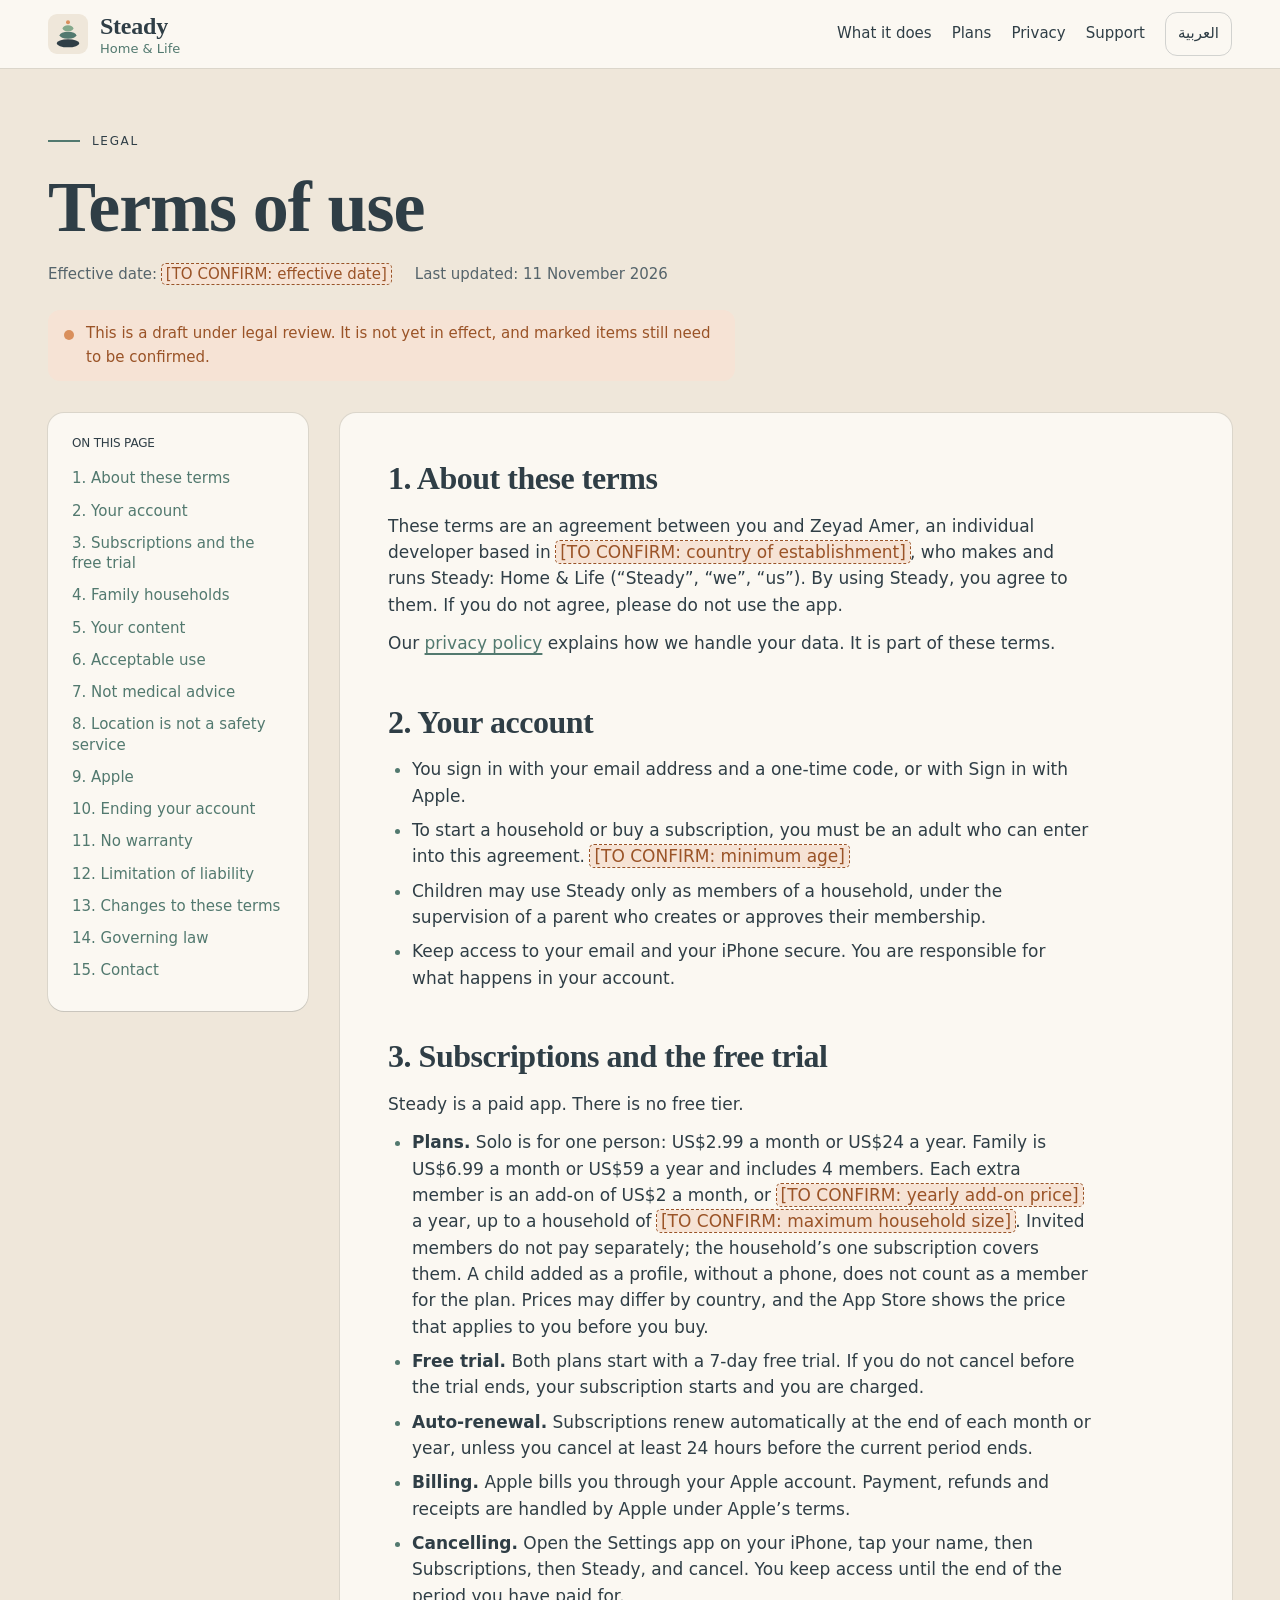
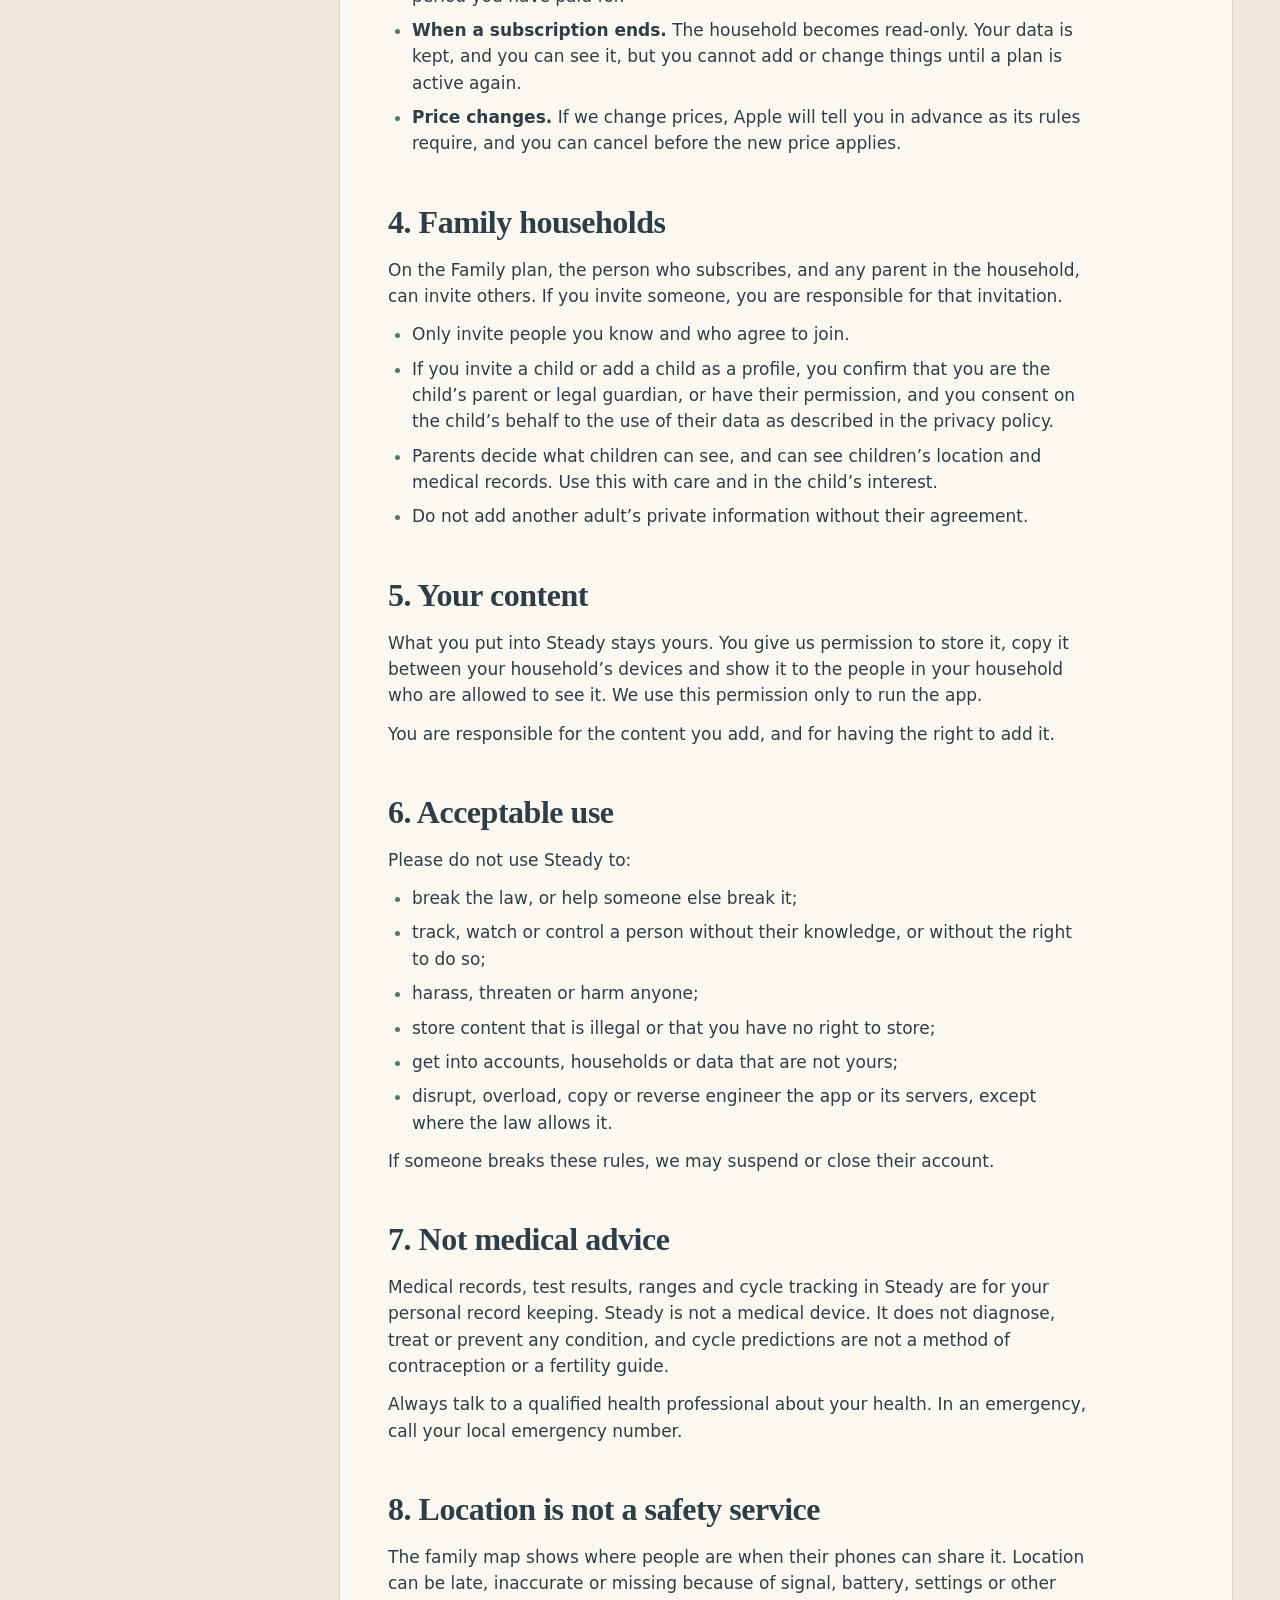
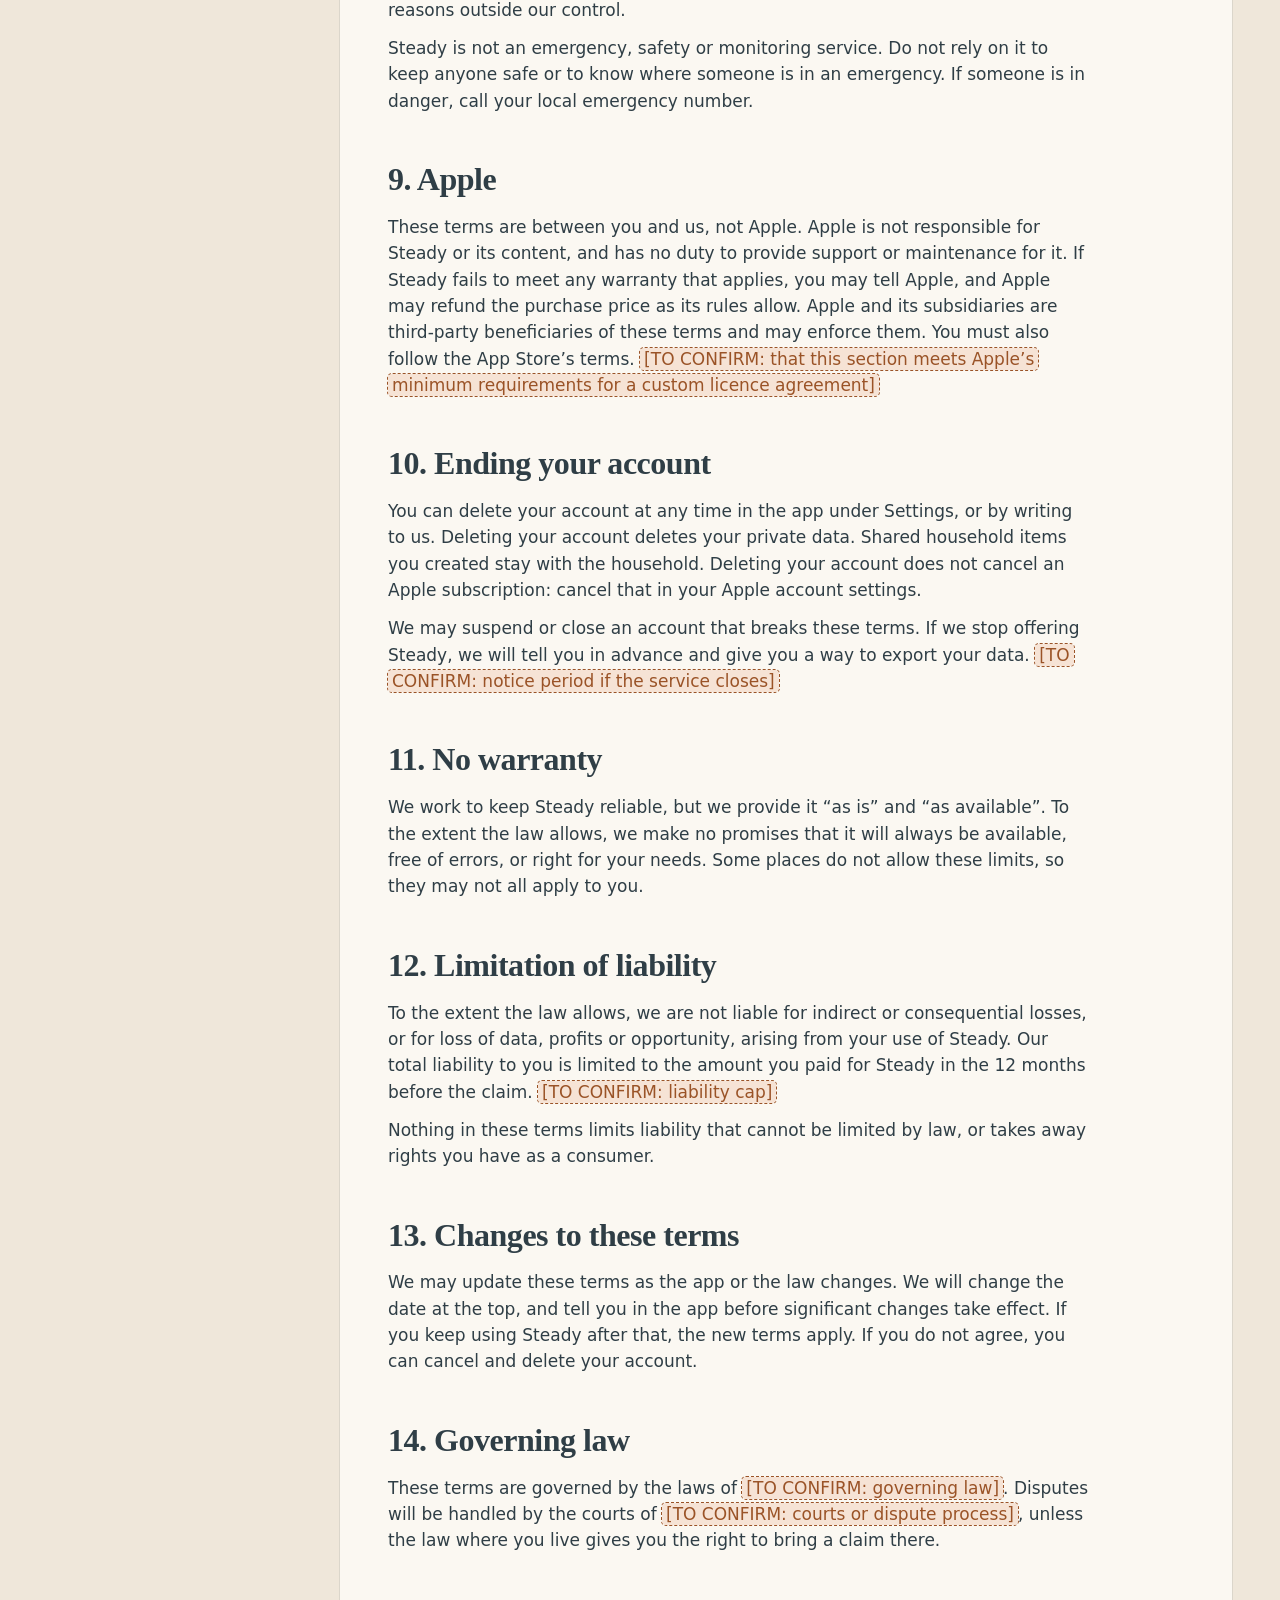
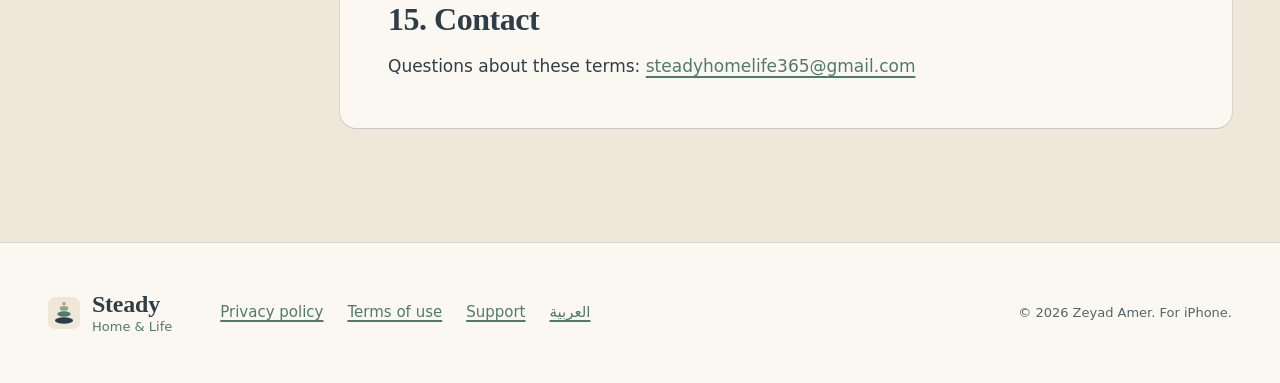
<file: terms.html>
<!doctype html>
<html lang="en" dir="ltr">
<head>
  <meta charset="utf-8">
  <meta name="viewport" content="width=device-width, initial-scale=1">
  <meta http-equiv="Content-Security-Policy" content="default-src 'none'; style-src 'self' https://fonts.googleapis.com; font-src https://fonts.gstatic.com; img-src 'self'; base-uri 'none'; form-action 'none'">
  <meta name="referrer" content="strict-origin-when-cross-origin">
  <title>Terms of use · Steady</title>
  <meta name="description" content="The terms for using Steady: Home &amp; Life, including subscriptions, family households, acceptable use and limits. Plain-language draft.">
  <link rel="icon" href="assets/icon.svg" type="image/svg+xml">
  <link rel="alternate" hreflang="en" href="terms.html">
  <link rel="alternate" hreflang="ar" href="ar/terms.html">
  <link rel="preconnect" href="https://fonts.googleapis.com">
  <link rel="preconnect" href="https://fonts.gstatic.com" crossorigin>
  <link rel="stylesheet" href="https://fonts.googleapis.com/css2?family=Fraunces:opsz,wght@9..144,500;9..144,600&amp;family=Readex+Pro:wght@400;500;600&amp;display=swap">
  <link rel="stylesheet" href="styles.css">
</head>
<body>
  <svg width="0" height="0" class="visually-hidden" aria-hidden="true" focusable="false">
    <symbol id="icon" viewBox="0 0 120 120">
      <rect width="120" height="120" rx="27" fill="#EFE7DA"/>
      <ellipse cx="60" cy="88" rx="34" ry="12" fill="#2F3E46"/>
      <ellipse cx="60" cy="64" rx="25" ry="10.5" fill="#52796F"/>
      <ellipse cx="60" cy="43" rx="16" ry="9" fill="#84A98C"/>
      <circle cx="60" cy="25" r="6" fill="#D98F5C"/>
    </symbol>
  </svg>

  <a class="skip-link" href="#main">Skip to content</a>

  <header class="site-header">
    <div class="container header-inner">
      <a class="lockup" href="index.html" aria-label="Steady: Home and Life, home page">
        <svg width="40" height="40" aria-hidden="true" focusable="false"><use href="#icon"/></svg>
        <span class="lockup-text"><span class="wordmark">Steady</span><span class="lockup-sub">Home &amp; Life</span></span>
      </a>
      <nav class="site-nav" aria-label="Main navigation">
        <ul>
          <li><a href="index.html#features">What it does</a></li>
          <li><a href="index.html#plans">Plans</a></li>
          <li><a href="privacy.html">Privacy</a></li>
          <li><a href="support.html">Support</a></li>
          <li><a class="lang-link" href="ar/terms.html" hreflang="ar" lang="ar">العربية</a></li>
        </ul>
      </nav>
    </div>
  </header>

  <main id="main">
    <div class="container doc-head">
      <p class="eyebrow">Legal</p>
      <h1>Terms of use</h1>
      <p class="doc-meta"><span>Effective date: <mark class="todo">[TO CONFIRM: effective date]</mark></span><span>Last updated: 11 November 2026</span></p>
      <p class="draft-note">This is a draft under legal review. It is not yet in effect, and marked items still need to be confirmed.</p>
    </div>

    <div class="container doc-layout">
      <nav class="card toc" aria-labelledby="toc-title">
        <h2 id="toc-title">On this page</h2>
        <ol>
          <li><a href="#about">1. About these terms</a></li>
          <li><a href="#accounts">2. Your account</a></li>
          <li><a href="#subscription">3. Subscriptions and the free trial</a></li>
          <li><a href="#households">4. Family households</a></li>
          <li><a href="#content">5. Your content</a></li>
          <li><a href="#use">6. Acceptable use</a></li>
          <li><a href="#medical">7. Not medical advice</a></li>
          <li><a href="#location">8. Location is not a safety service</a></li>
          <li><a href="#apple">9. Apple</a></li>
          <li><a href="#ending">10. Ending your account</a></li>
          <li><a href="#warranty">11. No warranty</a></li>
          <li><a href="#liability">12. Limitation of liability</a></li>
          <li><a href="#changes">13. Changes to these terms</a></li>
          <li><a href="#law">14. Governing law</a></li>
          <li><a href="#contact">15. Contact</a></li>
        </ol>
      </nav>

      <article class="card doc">
        <section id="about" aria-labelledby="about-title">
          <h2 id="about-title">1. About these terms</h2>
          <p>These terms are an agreement between you and Zeyad Amer, an individual developer based in <mark class="todo">[TO CONFIRM: country of establishment]</mark>, who makes and runs Steady: Home &amp; Life (“Steady”, “we”, “us”). By using Steady, you agree to them. If you do not agree, please do not use the app.</p>
          <p>Our <a href="privacy.html">privacy policy</a> explains how we handle your data. It is part of these terms.</p>
        </section>

        <section id="accounts" aria-labelledby="accounts-title">
          <h2 id="accounts-title">2. Your account</h2>
          <ul>
            <li>You sign in with your email address and a one-time code, or with Sign in with Apple.</li>
            <li>To start a household or buy a subscription, you must be an adult who can enter into this agreement. <mark class="todo">[TO CONFIRM: minimum age]</mark></li>
            <li>Children may use Steady only as members of a household, under the supervision of a parent who creates or approves their membership.</li>
            <li>Keep access to your email and your iPhone secure. You are responsible for what happens in your account.</li>
          </ul>
        </section>

        <section id="subscription" aria-labelledby="subscription-title">
          <h2 id="subscription-title">3. Subscriptions and the free trial</h2>
          <p>Steady is a paid app. There is no free tier.</p>
          <ul>
            <li><strong>Plans.</strong> Solo is for one person: US$2.99 a month or US$24 a year. Family is US$6.99 a month or US$59 a year and includes 4 members. Each extra member is an add-on of US$2 a month, or <mark class="todo">[TO CONFIRM: yearly add-on price]</mark> a year, up to a household of <mark class="todo">[TO CONFIRM: maximum household size]</mark>. Invited members do not pay separately; the household’s one subscription covers them. A child added as a profile, without a phone, does not count as a member for the plan. Prices may differ by country, and the App Store shows the price that applies to you before you buy.</li>
            <li><strong>Free trial.</strong> Both plans start with a 7-day free trial. If you do not cancel before the trial ends, your subscription starts and you are charged.</li>
            <li><strong>Auto-renewal.</strong> Subscriptions renew automatically at the end of each month or year, unless you cancel at least 24 hours before the current period ends.</li>
            <li><strong>Billing.</strong> Apple bills you through your Apple account. Payment, refunds and receipts are handled by Apple under Apple’s terms.</li>
            <li><strong>Cancelling.</strong> Open the Settings app on your iPhone, tap your name, then Subscriptions, then Steady, and cancel. You keep access until the end of the period you have paid for.</li>
            <li><strong>When a subscription ends.</strong> The household becomes read-only. Your data is kept, and you can see it, but you cannot add or change things until a plan is active again.</li>
            <li><strong>Price changes.</strong> If we change prices, Apple will tell you in advance as its rules require, and you can cancel before the new price applies.</li>
          </ul>
        </section>

        <section id="households" aria-labelledby="households-title">
          <h2 id="households-title">4. Family households</h2>
          <p>On the Family plan, the person who subscribes, and any parent in the household, can invite others. If you invite someone, you are responsible for that invitation.</p>
          <ul>
            <li>Only invite people you know and who agree to join.</li>
            <li>If you invite a child or add a child as a profile, you confirm that you are the child’s parent or legal guardian, or have their permission, and you consent on the child’s behalf to the use of their data as described in the privacy policy.</li>
            <li>Parents decide what children can see, and can see children’s location and medical records. Use this with care and in the child’s interest.</li>
            <li>Do not add another adult’s private information without their agreement.</li>
          </ul>
        </section>

        <section id="content" aria-labelledby="content-title">
          <h2 id="content-title">5. Your content</h2>
          <p>What you put into Steady stays yours. You give us permission to store it, copy it between your household’s devices and show it to the people in your household who are allowed to see it. We use this permission only to run the app.</p>
          <p>You are responsible for the content you add, and for having the right to add it.</p>
        </section>

        <section id="use" aria-labelledby="use-title">
          <h2 id="use-title">6. Acceptable use</h2>
          <p>Please do not use Steady to:</p>
          <ul>
            <li>break the law, or help someone else break it;</li>
            <li>track, watch or control a person without their knowledge, or without the right to do so;</li>
            <li>harass, threaten or harm anyone;</li>
            <li>store content that is illegal or that you have no right to store;</li>
            <li>get into accounts, households or data that are not yours;</li>
            <li>disrupt, overload, copy or reverse engineer the app or its servers, except where the law allows it.</li>
          </ul>
          <p>If someone breaks these rules, we may suspend or close their account.</p>
        </section>

        <section id="medical" aria-labelledby="medical-title">
          <h2 id="medical-title">7. Not medical advice</h2>
          <p>Medical records, test results, ranges and cycle tracking in Steady are for your personal record keeping. Steady is not a medical device. It does not diagnose, treat or prevent any condition, and cycle predictions are not a method of contraception or a fertility guide.</p>
          <p>Always talk to a qualified health professional about your health. In an emergency, call your local emergency number.</p>
        </section>

        <section id="location" aria-labelledby="location-title">
          <h2 id="location-title">8. Location is not a safety service</h2>
          <p>The family map shows where people are when their phones can share it. Location can be late, inaccurate or missing because of signal, battery, settings or other reasons outside our control.</p>
          <p>Steady is not an emergency, safety or monitoring service. Do not rely on it to keep anyone safe or to know where someone is in an emergency. If someone is in danger, call your local emergency number.</p>
        </section>

        <section id="apple" aria-labelledby="apple-title">
          <h2 id="apple-title">9. Apple</h2>
          <p>These terms are between you and us, not Apple. Apple is not responsible for Steady or its content, and has no duty to provide support or maintenance for it. If Steady fails to meet any warranty that applies, you may tell Apple, and Apple may refund the purchase price as its rules allow. Apple and its subsidiaries are third-party beneficiaries of these terms and may enforce them. You must also follow the App Store’s terms. <mark class="todo">[TO CONFIRM: that this section meets Apple’s minimum requirements for a custom licence agreement]</mark></p>
        </section>

        <section id="ending" aria-labelledby="ending-title">
          <h2 id="ending-title">10. Ending your account</h2>
          <p>You can delete your account at any time in the app under Settings, or by writing to us. Deleting your account deletes your private data. Shared household items you created stay with the household. Deleting your account does not cancel an Apple subscription: cancel that in your Apple account settings.</p>
          <p>We may suspend or close an account that breaks these terms. If we stop offering Steady, we will tell you in advance and give you a way to export your data. <mark class="todo">[TO CONFIRM: notice period if the service closes]</mark></p>
        </section>

        <section id="warranty" aria-labelledby="warranty-title">
          <h2 id="warranty-title">11. No warranty</h2>
          <p>We work to keep Steady reliable, but we provide it “as is” and “as available”. To the extent the law allows, we make no promises that it will always be available, free of errors, or right for your needs. Some places do not allow these limits, so they may not all apply to you.</p>
        </section>

        <section id="liability" aria-labelledby="liability-title">
          <h2 id="liability-title">12. Limitation of liability</h2>
          <p>To the extent the law allows, we are not liable for indirect or consequential losses, or for loss of data, profits or opportunity, arising from your use of Steady. Our total liability to you is limited to the amount you paid for Steady in the 12 months before the claim. <mark class="todo">[TO CONFIRM: liability cap]</mark></p>
          <p>Nothing in these terms limits liability that cannot be limited by law, or takes away rights you have as a consumer.</p>
        </section>

        <section id="changes" aria-labelledby="changes-title">
          <h2 id="changes-title">13. Changes to these terms</h2>
          <p>We may update these terms as the app or the law changes. We will change the date at the top, and tell you in the app before significant changes take effect. If you keep using Steady after that, the new terms apply. If you do not agree, you can cancel and delete your account.</p>
        </section>

        <section id="law" aria-labelledby="law-title">
          <h2 id="law-title">14. Governing law</h2>
          <p>These terms are governed by the laws of <mark class="todo">[TO CONFIRM: governing law]</mark>. Disputes will be handled by the courts of <mark class="todo">[TO CONFIRM: courts or dispute process]</mark>, unless the law where you live gives you the right to bring a claim there.</p>
        </section>

        <section id="contact" aria-labelledby="contact-title">
          <h2 id="contact-title">15. Contact</h2>
          <p>Questions about these terms: <a class="contact-email" href="mailto:steadyhomelife365@gmail.com">steadyhomelife365@gmail.com</a></p>
        </section>
      </article>
    </div>
  </main>

  <footer class="site-footer">
    <div class="container footer-inner">
      <a class="lockup" href="index.html" aria-label="Steady: Home and Life, home page">
        <svg width="32" height="32" aria-hidden="true" focusable="false"><use href="#icon"/></svg>
        <span class="lockup-text"><span class="wordmark">Steady</span><span class="lockup-sub">Home &amp; Life</span></span>
      </a>
      <nav class="footer-nav" aria-label="Footer">
        <ul>
          <li><a href="privacy.html">Privacy policy</a></li>
          <li><a href="terms.html">Terms of use</a></li>
          <li><a href="support.html">Support</a></li>
          <li><a href="ar/terms.html" hreflang="ar" lang="ar">العربية</a></li>
        </ul>
      </nav>
      <p class="footer-meta">© 2026 Zeyad Amer. For iPhone.</p>
    </div>
  </footer>
</body>
</html>
</file>
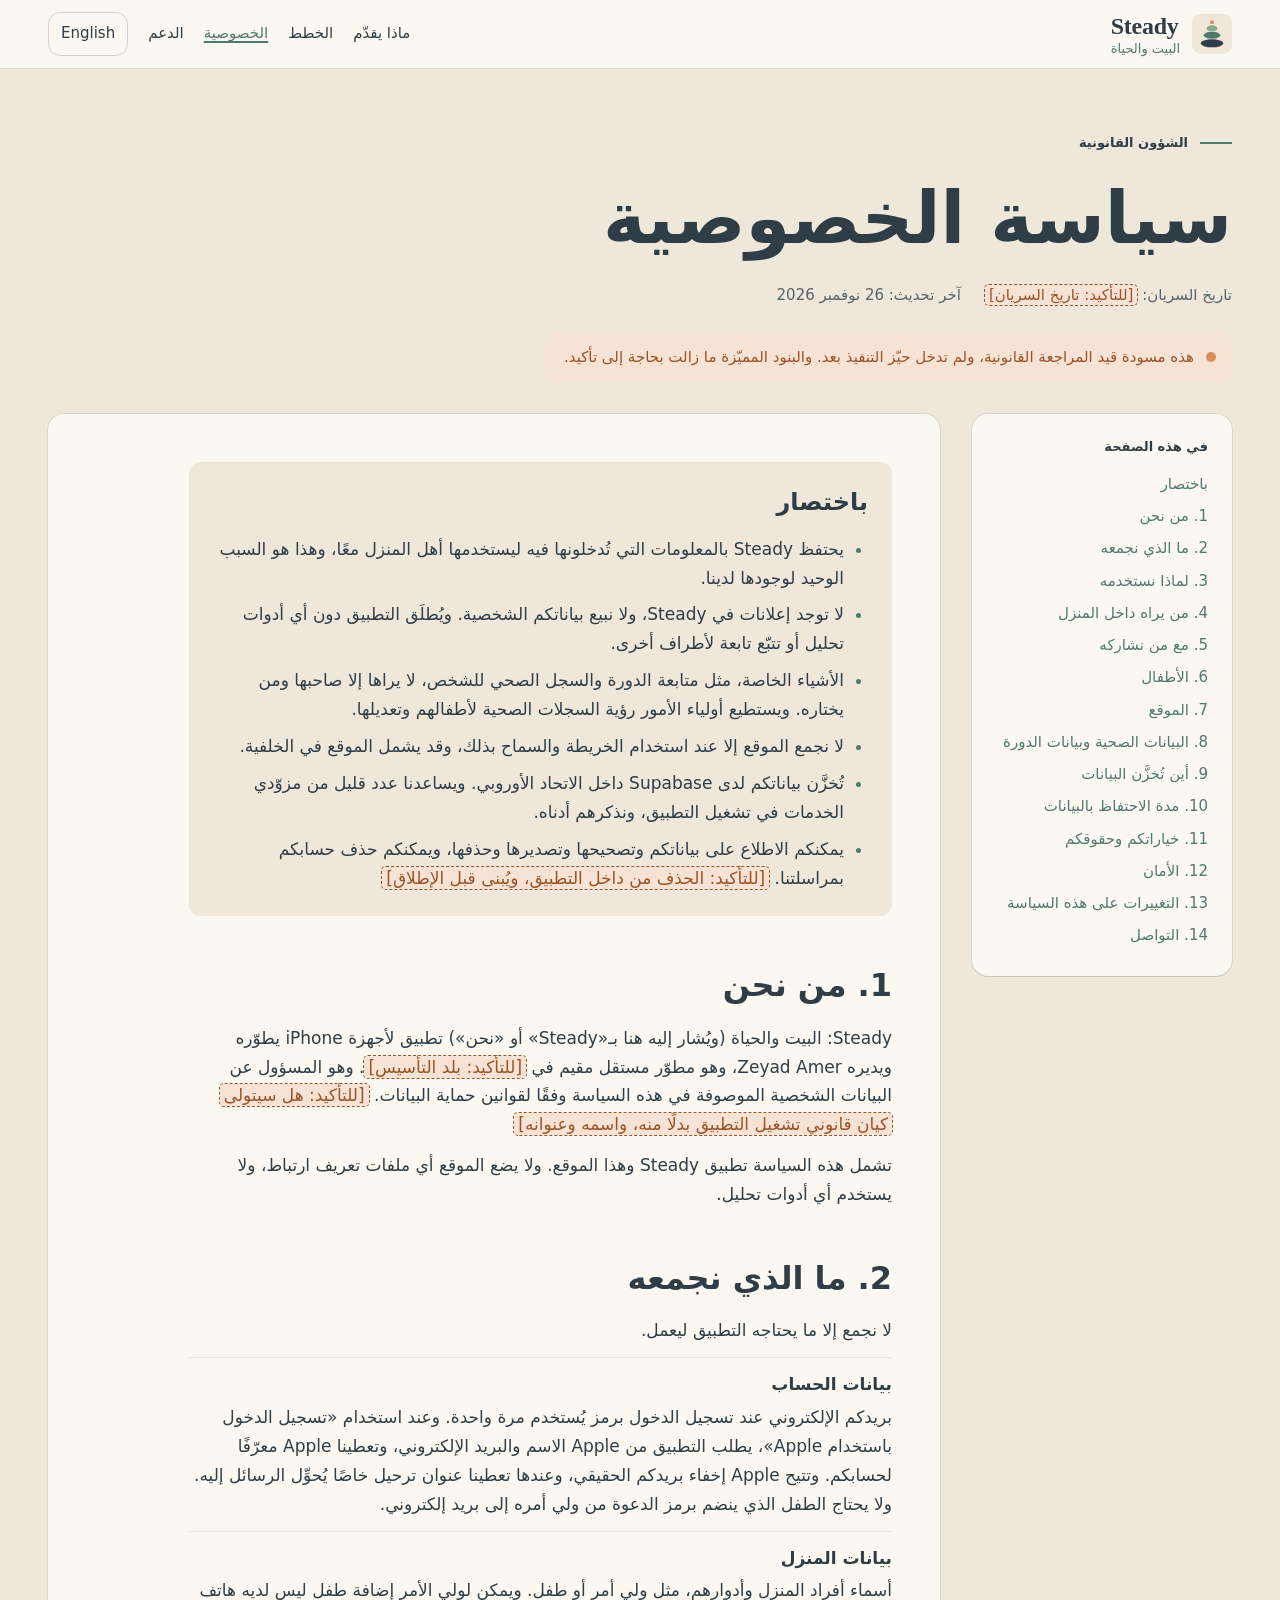
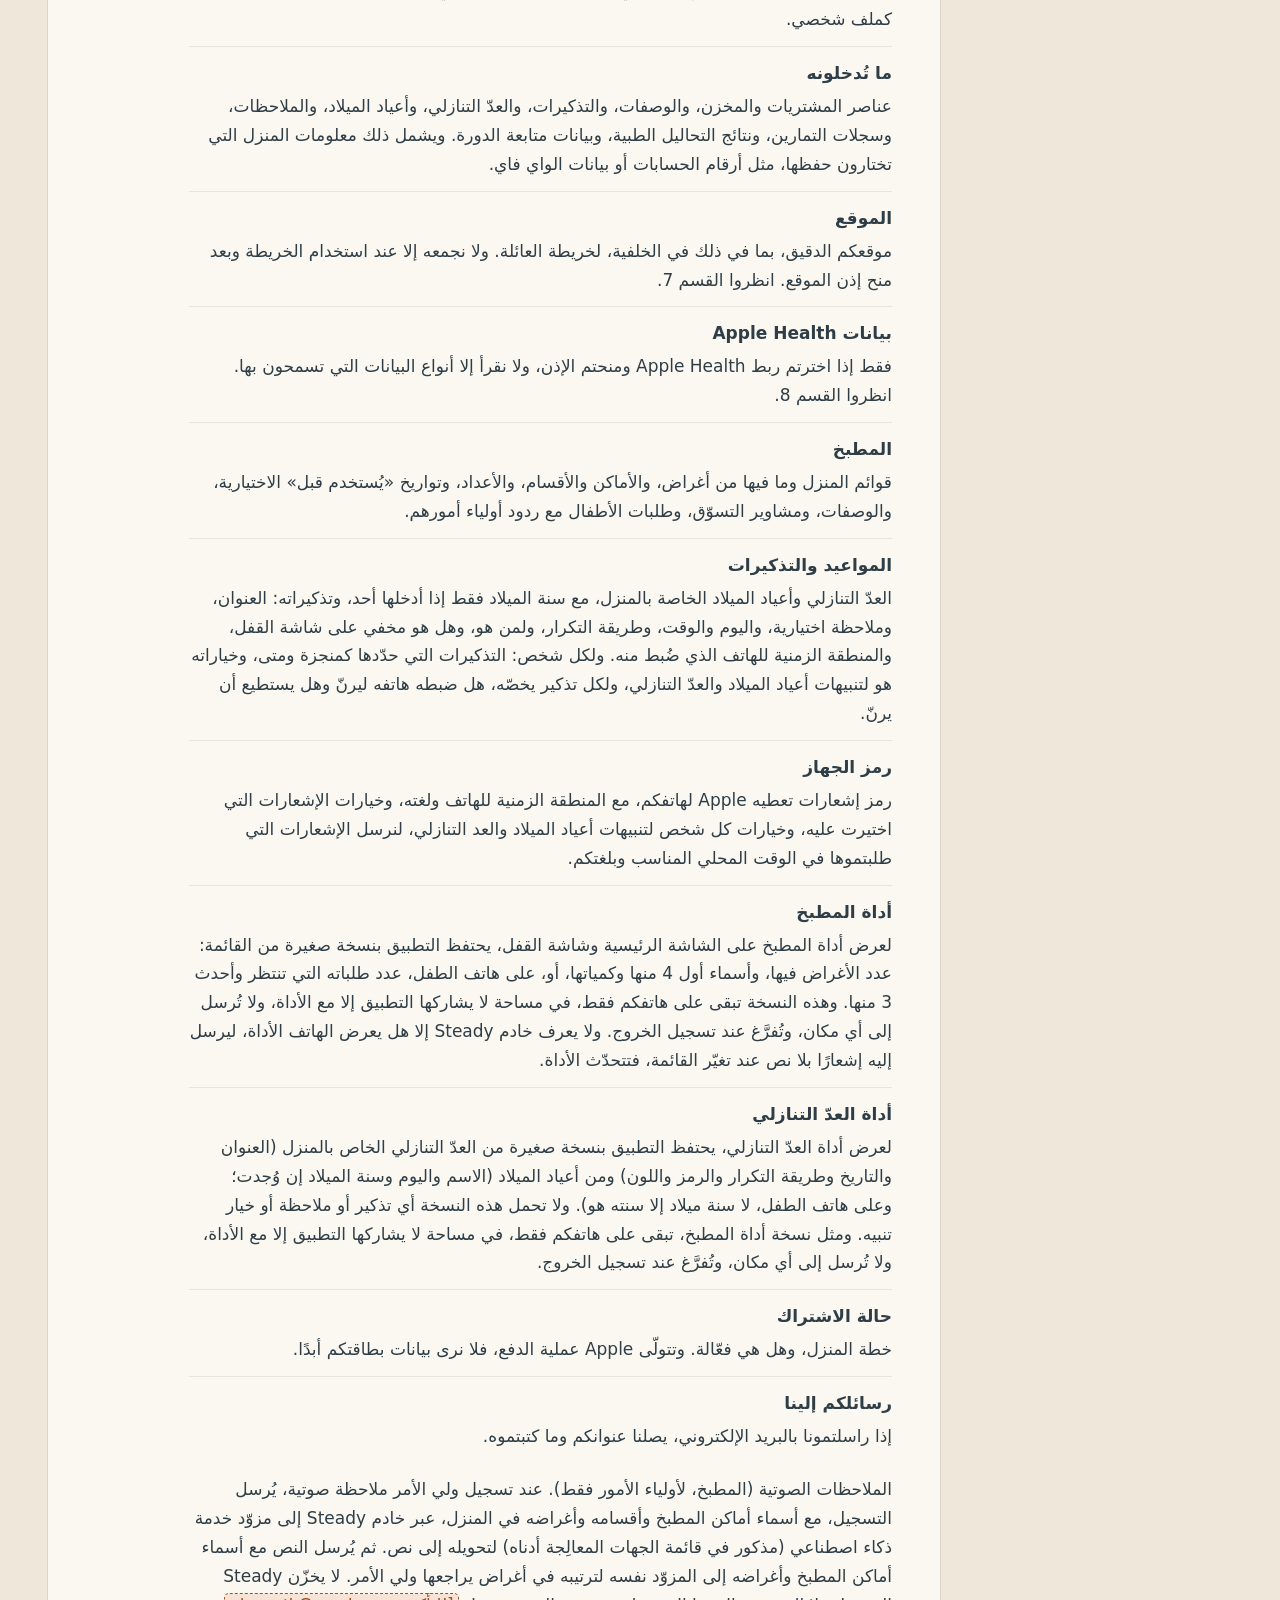
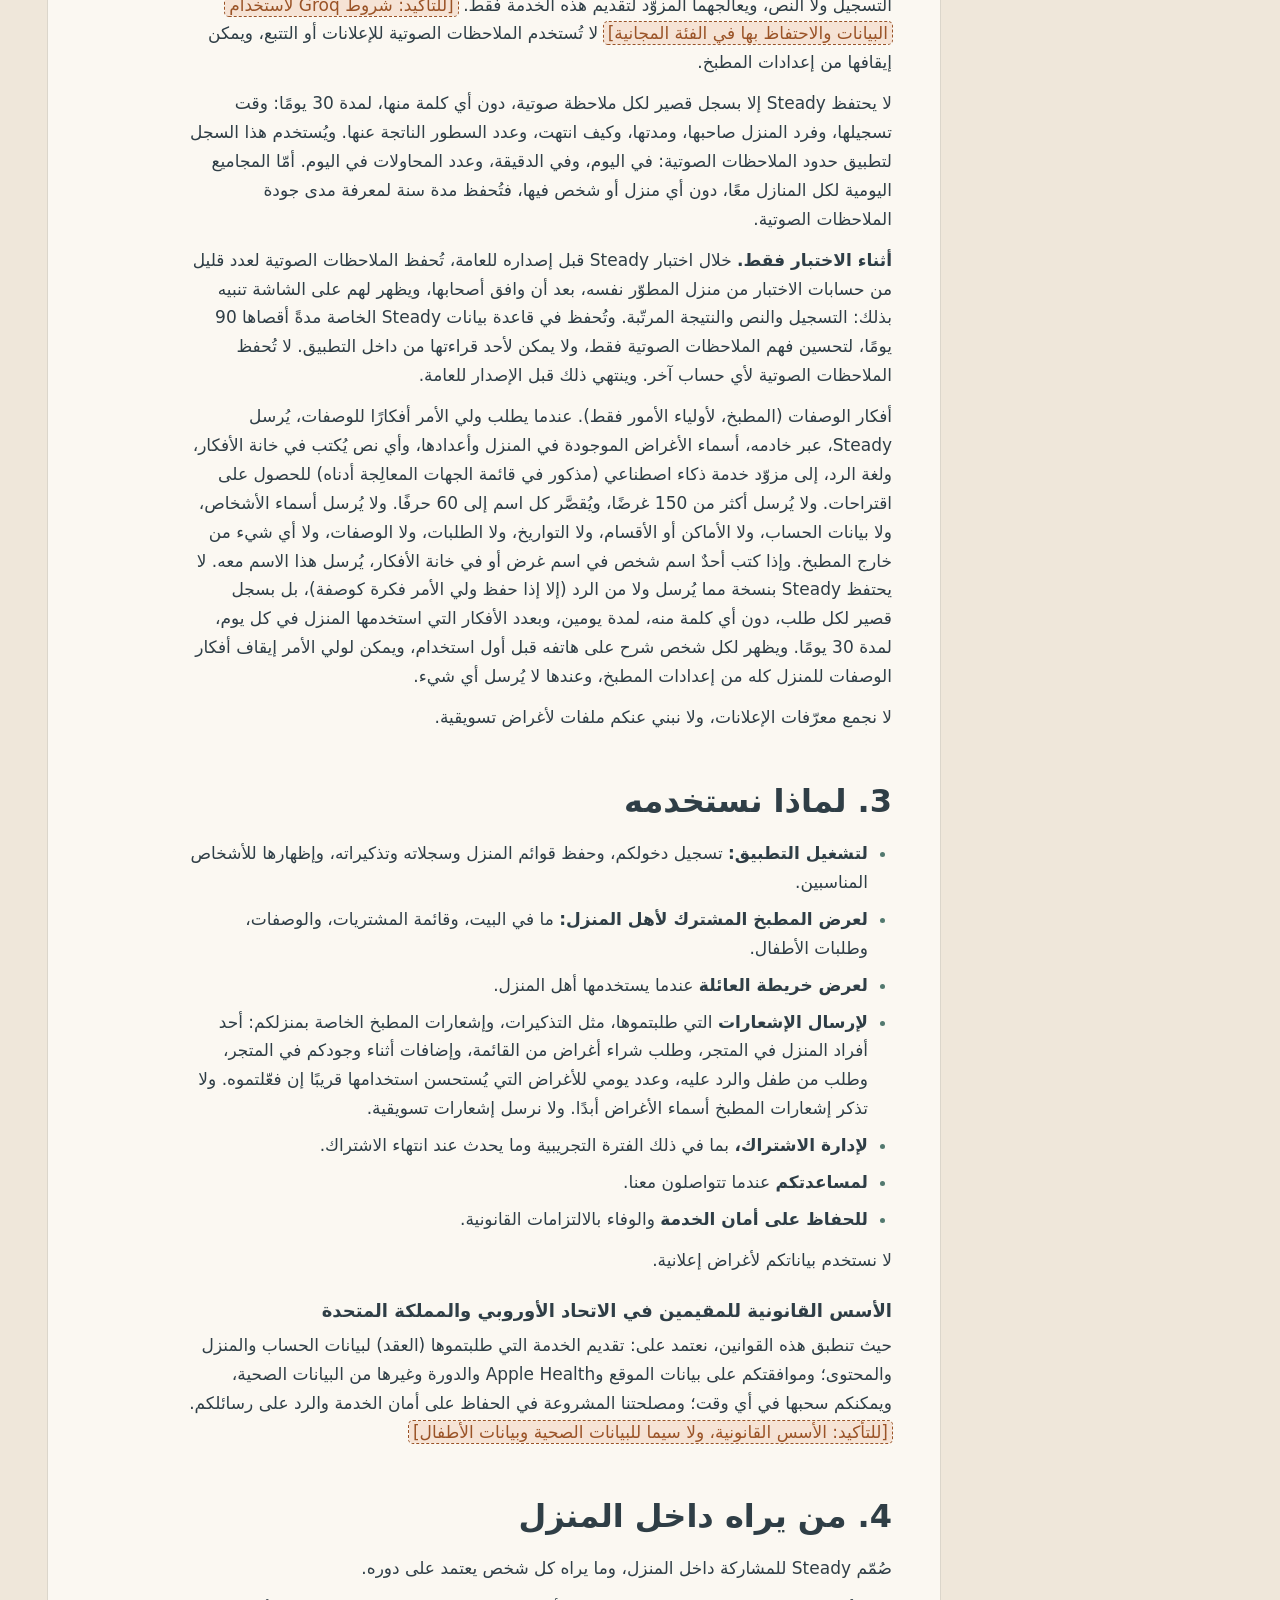
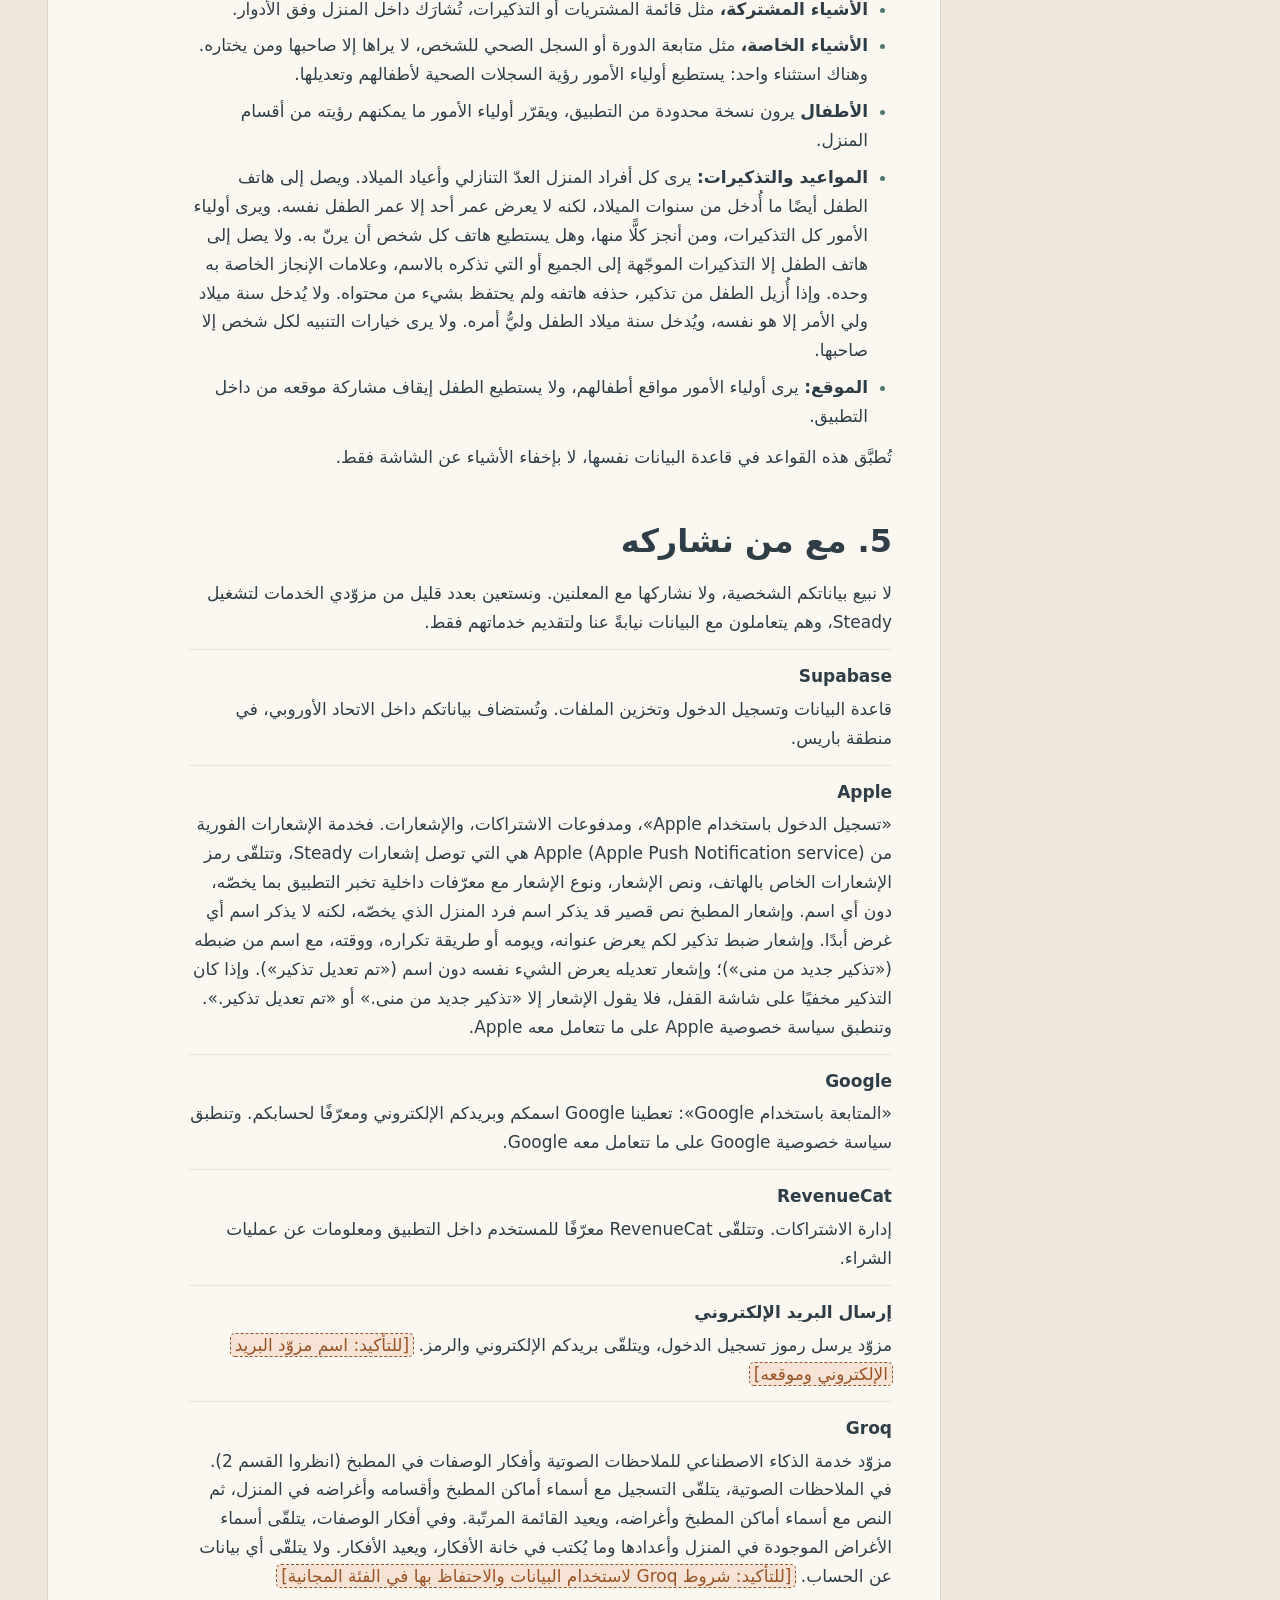
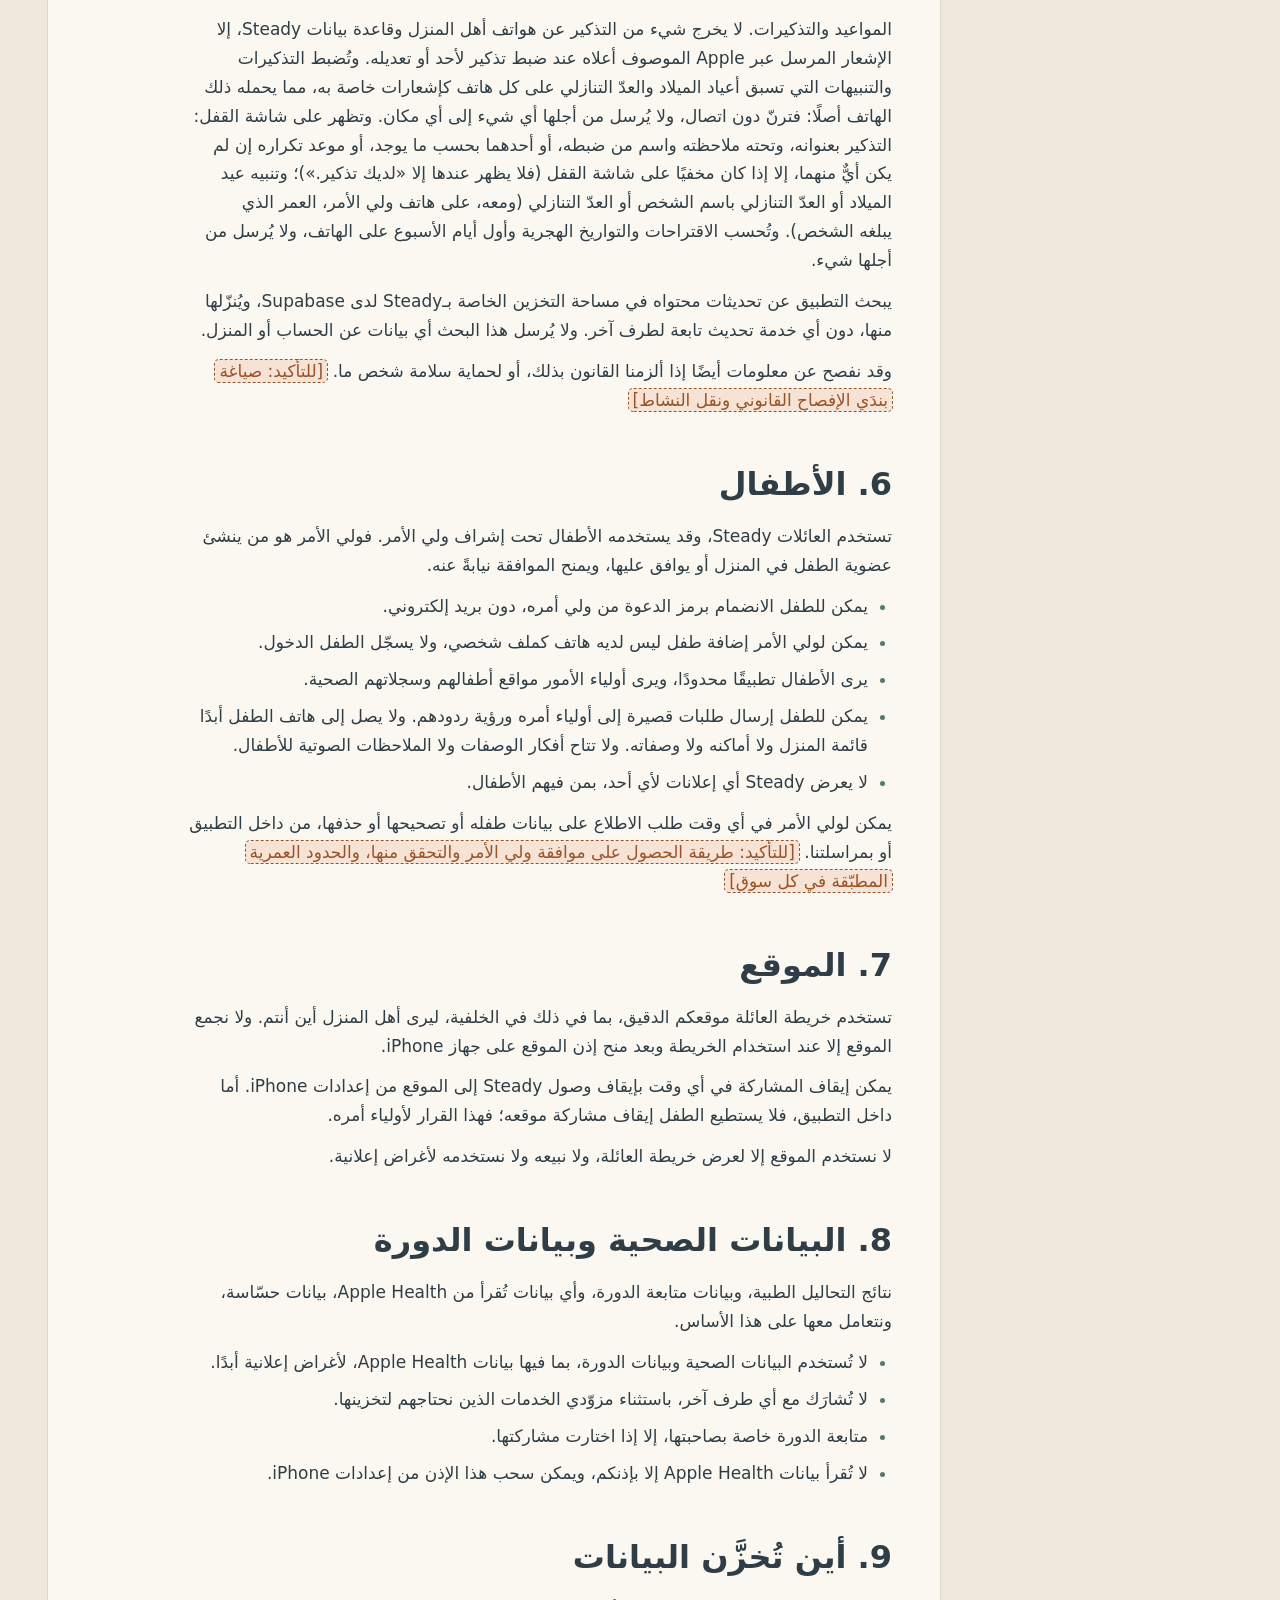
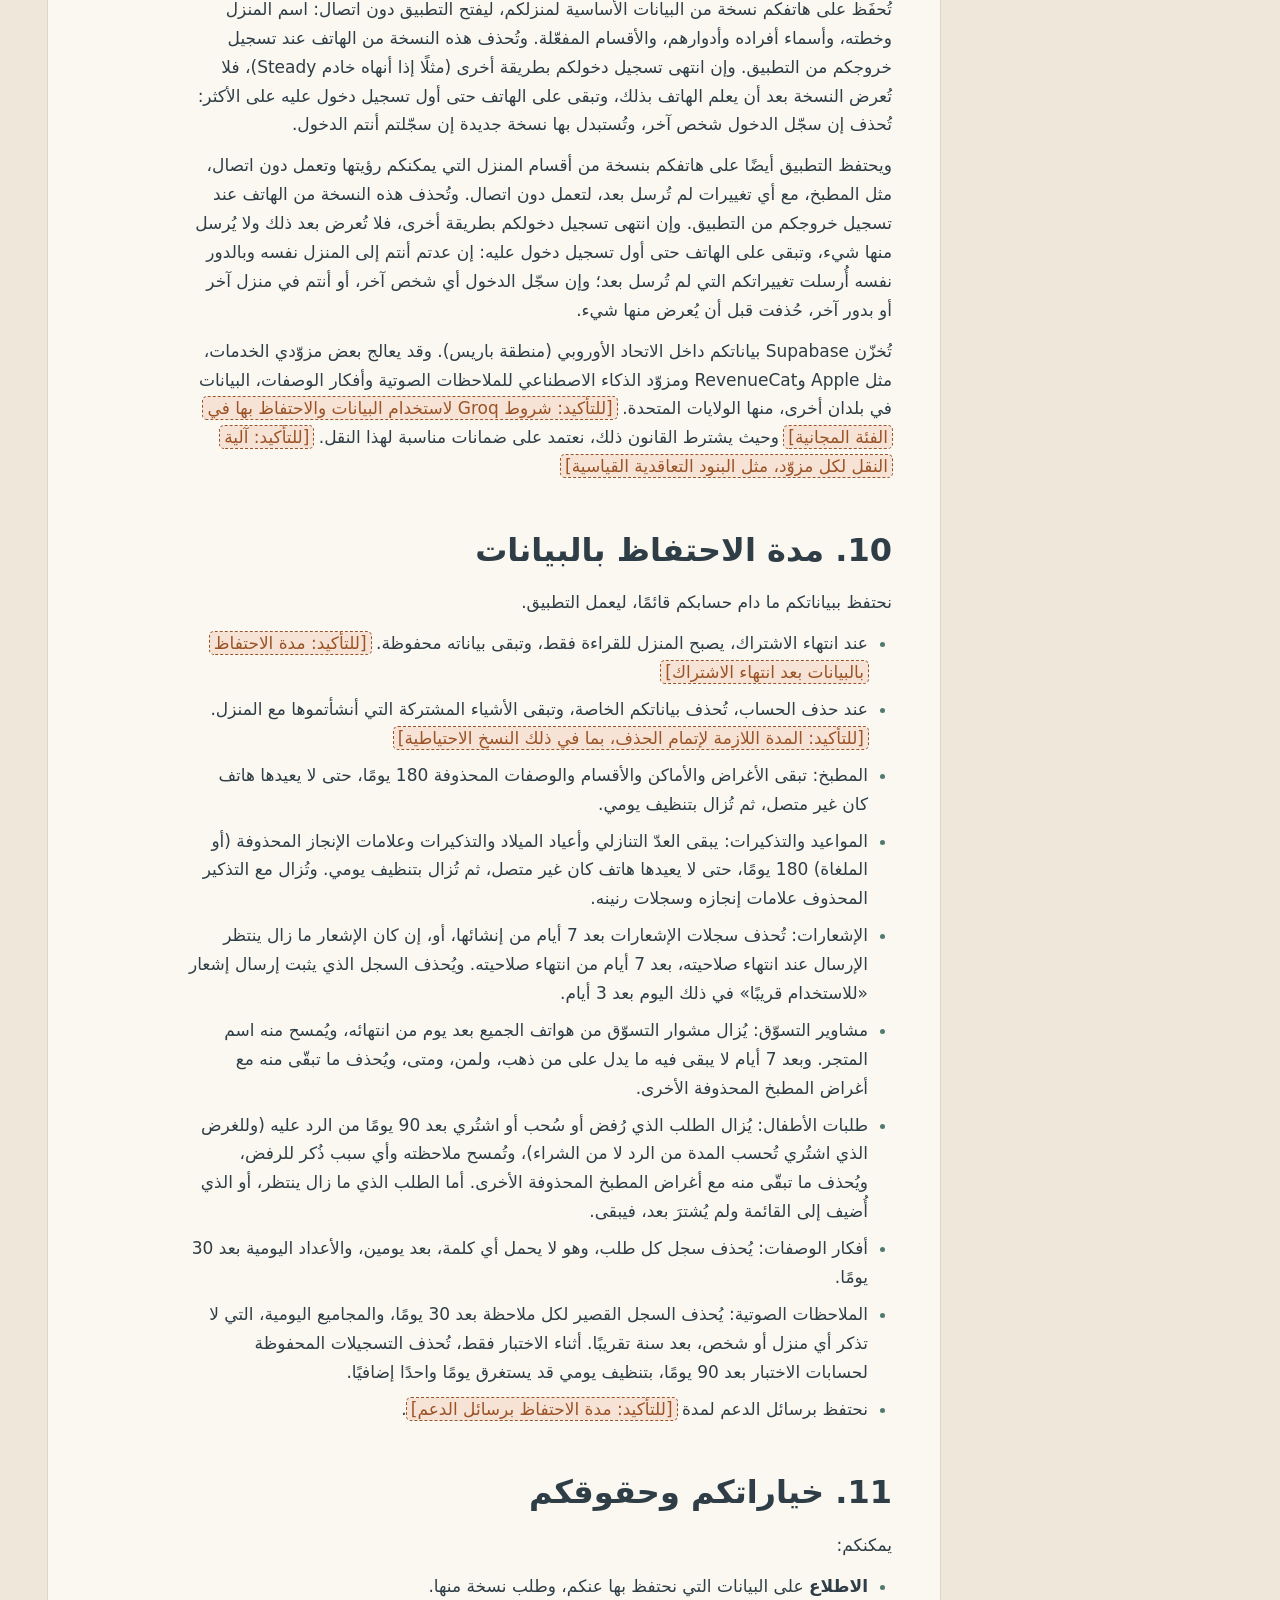
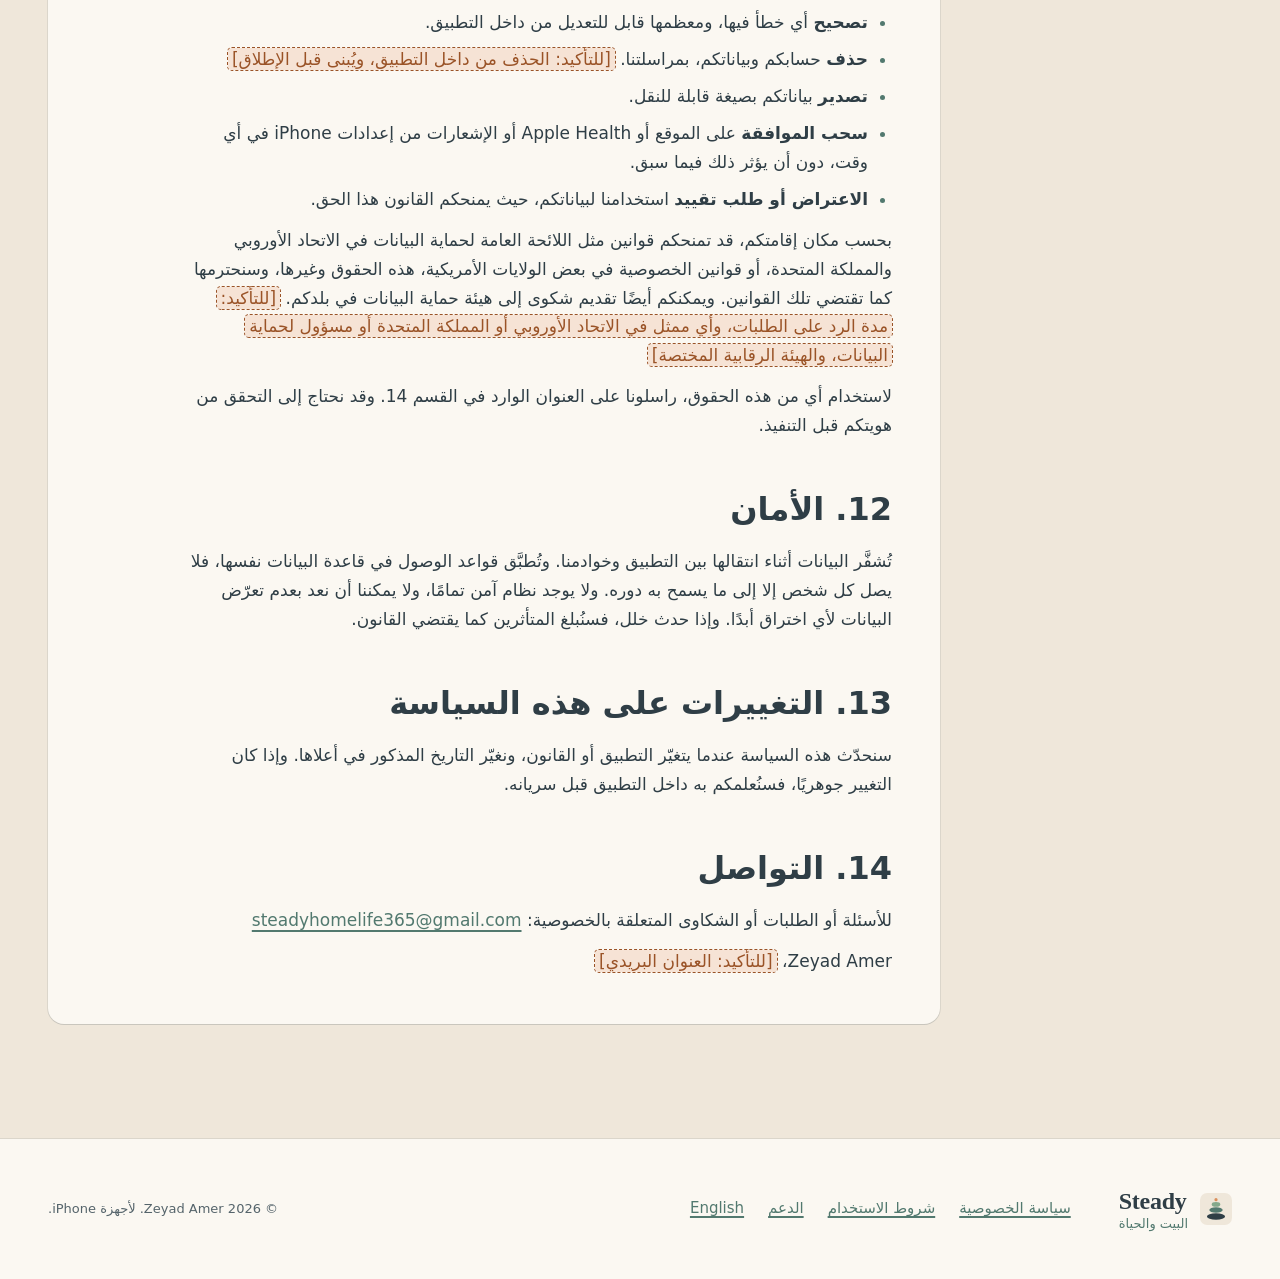
<file: ar/privacy.html>
<!doctype html>
<html lang="ar" dir="rtl">
<head>
  <meta charset="utf-8">
  <meta name="viewport" content="width=device-width, initial-scale=1">
  <meta http-equiv="Content-Security-Policy" content="default-src 'none'; style-src 'self' https://fonts.googleapis.com; font-src https://fonts.gstatic.com; img-src 'self'; base-uri 'none'; form-action 'none'">
  <meta name="referrer" content="strict-origin-when-cross-origin">
  <title>سياسة الخصوصية · Steady</title>
  <meta name="description" content="كيف يجمع Steady: البيت والحياة المعلومات ويستخدمها ويشاركها ويحميها، وما الخيارات المتاحة لكم. مسودة بلغة واضحة.">
  <link rel="icon" href="../assets/icon.svg" type="image/svg+xml">
  <link rel="alternate" hreflang="en" href="../privacy.html">
  <link rel="alternate" hreflang="ar" href="privacy.html">
  <link rel="preconnect" href="https://fonts.googleapis.com">
  <link rel="preconnect" href="https://fonts.gstatic.com" crossorigin>
  <link rel="stylesheet" href="https://fonts.googleapis.com/css2?family=Fraunces:opsz,wght@9..144,500;9..144,600&amp;family=Readex+Pro:wght@400;500;600&amp;display=swap">
  <link rel="stylesheet" href="../styles.css">
</head>
<body>
  <svg width="0" height="0" class="visually-hidden" aria-hidden="true" focusable="false">
    <symbol id="icon" viewBox="0 0 120 120">
      <rect width="120" height="120" rx="27" fill="#EFE7DA"/>
      <ellipse cx="60" cy="88" rx="34" ry="12" fill="#2F3E46"/>
      <ellipse cx="60" cy="64" rx="25" ry="10.5" fill="#52796F"/>
      <ellipse cx="60" cy="43" rx="16" ry="9" fill="#84A98C"/>
      <circle cx="60" cy="25" r="6" fill="#D98F5C"/>
    </symbol>
  </svg>

  <a class="skip-link" href="#main">تخطَّ إلى المحتوى</a>

  <header class="site-header">
    <div class="container header-inner">
      <a class="lockup" href="index.html" aria-label="Steady: البيت والحياة، الصفحة الرئيسية">
        <svg width="40" height="40" aria-hidden="true" focusable="false"><use href="#icon"/></svg>
        <span class="lockup-text"><span class="wordmark">Steady</span><span class="lockup-sub">البيت والحياة</span></span>
      </a>
      <nav class="site-nav" aria-label="التنقل الرئيسي">
        <ul>
          <li><a href="index.html#features">ماذا يقدّم</a></li>
          <li><a href="index.html#plans">الخطط</a></li>
          <li><a href="privacy.html" aria-current="page">الخصوصية</a></li>
          <li><a href="support.html">الدعم</a></li>
          <li><a class="lang-link" href="../privacy.html" hreflang="en" lang="en">English</a></li>
        </ul>
      </nav>
    </div>
  </header>

  <main id="main">
    <div class="container doc-head">
      <p class="eyebrow">الشؤون القانونية</p>
      <h1>سياسة الخصوصية</h1>
      <p class="doc-meta"><span>تاريخ السريان: <mark class="todo">[للتأكيد: تاريخ السريان]</mark></span><span>آخر تحديث: 26 نوفمبر 2026</span></p>
      <p class="draft-note">هذه مسودة قيد المراجعة القانونية، ولم تدخل حيّز التنفيذ بعد. والبنود المميّزة ما زالت بحاجة إلى تأكيد.</p>
    </div>

    <div class="container doc-layout">
      <nav class="card toc" aria-labelledby="toc-title">
        <h2 id="toc-title">في هذه الصفحة</h2>
        <ol>
          <li><a href="#summary">باختصار</a></li>
          <li><a href="#who">1. من نحن</a></li>
          <li><a href="#collect">2. ما الذي نجمعه</a></li>
          <li><a href="#why">3. لماذا نستخدمه</a></li>
          <li><a href="#household">4. من يراه داخل المنزل</a></li>
          <li><a href="#share">5. مع من نشاركه</a></li>
          <li><a href="#children">6. الأطفال</a></li>
          <li><a href="#location">7. الموقع</a></li>
          <li><a href="#health">8. البيانات الصحية وبيانات الدورة</a></li>
          <li><a href="#where">9. أين تُخزَّن البيانات</a></li>
          <li><a href="#keep">10. مدة الاحتفاظ بالبيانات</a></li>
          <li><a href="#rights">11. خياراتكم وحقوقكم</a></li>
          <li><a href="#security">12. الأمان</a></li>
          <li><a href="#changes">13. التغييرات على هذه السياسة</a></li>
          <li><a href="#contact">14. التواصل</a></li>
        </ol>
      </nav>

      <article class="card doc">
        <section class="summary" id="summary" aria-labelledby="summary-title">
          <h2 id="summary-title">باختصار</h2>
          <ul>
            <li>يحتفظ Steady بالمعلومات التي تُدخلونها فيه ليستخدمها أهل المنزل معًا، وهذا هو السبب الوحيد لوجودها لدينا.</li>
            <li>لا توجد إعلانات في Steady، ولا نبيع بياناتكم الشخصية. ويُطلَق التطبيق دون أي أدوات تحليل أو تتبّع تابعة لأطراف أخرى.</li>
            <li>الأشياء الخاصة، مثل متابعة الدورة والسجل الصحي للشخص، لا يراها إلا صاحبها ومن يختاره. ويستطيع أولياء الأمور رؤية السجلات الصحية لأطفالهم وتعديلها.</li>
            <li>لا نجمع الموقع إلا عند استخدام الخريطة والسماح بذلك، وقد يشمل الموقع في الخلفية.</li>
            <li>تُخزَّن بياناتكم لدى Supabase داخل الاتحاد الأوروبي. ويساعدنا عدد قليل من مزوّدي الخدمات في تشغيل التطبيق، ونذكرهم أدناه.</li>
            <li>يمكنكم الاطلاع على بياناتكم وتصحيحها وتصديرها وحذفها، ويمكنكم حذف حسابكم بمراسلتنا. <mark class="todo">[للتأكيد: الحذف من داخل التطبيق، ويُبنى قبل الإطلاق]</mark></li>
          </ul>
        </section>

        <section id="who" aria-labelledby="who-title">
          <h2 id="who-title">1. من نحن</h2>
          <p>‏Steady: البيت والحياة (ويُشار إليه هنا بـ«Steady» أو «نحن») تطبيق لأجهزة iPhone يطوّره ويديره Zeyad Amer، وهو مطوّر مستقل مقيم في <mark class="todo">[للتأكيد: بلد التأسيس]</mark>. وهو المسؤول عن البيانات الشخصية الموصوفة في هذه السياسة وفقًا لقوانين حماية البيانات. <mark class="todo">[للتأكيد: هل سيتولى كيان قانوني تشغيل التطبيق بدلًا منه، واسمه وعنوانه]</mark></p>
          <p>تشمل هذه السياسة تطبيق Steady وهذا الموقع. ولا يضع الموقع أي ملفات تعريف ارتباط، ولا يستخدم أي أدوات تحليل.</p>
        </section>

        <section id="collect" aria-labelledby="collect-title">
          <h2 id="collect-title">2. ما الذي نجمعه</h2>
          <p>لا نجمع إلا ما يحتاجه التطبيق ليعمل.</p>
          <dl class="data-list">
            <div>
              <dt>بيانات الحساب</dt>
              <dd>بريدكم الإلكتروني عند تسجيل الدخول برمز يُستخدم مرة واحدة. وعند استخدام «تسجيل الدخول باستخدام Apple»، يطلب التطبيق من Apple الاسم والبريد الإلكتروني، وتعطينا Apple معرّفًا لحسابكم. وتتيح Apple إخفاء بريدكم الحقيقي، وعندها تعطينا عنوان ترحيل خاصًا يُحوِّل الرسائل إليه. ولا يحتاج الطفل الذي ينضم برمز الدعوة من ولي أمره إلى بريد إلكتروني.</dd>
            </div>
            <div>
              <dt>بيانات المنزل</dt>
              <dd>أسماء أفراد المنزل وأدوارهم، مثل ولي أمر أو طفل. ويمكن لولي الأمر إضافة طفل ليس لديه هاتف كملف شخصي.</dd>
            </div>
            <div>
              <dt>ما تُدخلونه</dt>
              <dd>عناصر المشتريات والمخزن، والوصفات، والتذكيرات، والعدّ التنازلي، وأعياد الميلاد، والملاحظات، وسجلات التمارين، ونتائج التحاليل الطبية، وبيانات متابعة الدورة. ويشمل ذلك معلومات المنزل التي تختارون حفظها، مثل أرقام الحسابات أو بيانات الواي فاي.</dd>
            </div>
            <div>
              <dt>الموقع</dt>
              <dd>موقعكم الدقيق، بما في ذلك في الخلفية، لخريطة العائلة. ولا نجمعه إلا عند استخدام الخريطة وبعد منح إذن الموقع. انظروا القسم 7.</dd>
            </div>
            <div>
              <dt>بيانات Apple Health</dt>
              <dd>فقط إذا اخترتم ربط Apple Health ومنحتم الإذن، ولا نقرأ إلا أنواع البيانات التي تسمحون بها. انظروا القسم 8.</dd>
            </div>
            <div>
              <dt>المطبخ</dt>
              <dd>قوائم المنزل وما فيها من أغراض، والأماكن والأقسام، والأعداد، وتواريخ «يُستخدم قبل» الاختيارية، والوصفات، ومشاوير التسوّق، وطلبات الأطفال مع ردود أولياء أمورهم.</dd>
            </div>
            <div>
              <dt>المواعيد والتذكيرات</dt>
              <dd>العدّ التنازلي وأعياد الميلاد الخاصة بالمنزل، مع سنة الميلاد فقط إذا أدخلها أحد، وتذكيراته: العنوان، وملاحظة اختيارية، واليوم والوقت، وطريقة التكرار، ولمن هو، وهل هو مخفي على شاشة القفل، والمنطقة الزمنية للهاتف الذي ضُبط منه. ولكل شخص: التذكيرات التي حدّدها كمنجزة ومتى، وخياراته هو لتنبيهات أعياد الميلاد والعدّ التنازلي، ولكل تذكير يخصّه، هل ضبطه هاتفه ليرنّ وهل يستطيع أن يرنّ.</dd>
            </div>
            <div>
              <dt>رمز الجهاز</dt>
              <dd>رمز إشعارات تعطيه Apple لهاتفكم، مع المنطقة الزمنية للهاتف ولغته، وخيارات الإشعارات التي اختيرت عليه، وخيارات كل شخص لتنبيهات أعياد الميلاد والعد التنازلي، لنرسل الإشعارات التي طلبتموها في الوقت المحلي المناسب وبلغتكم.</dd>
            </div>
            <div>
              <dt>أداة المطبخ</dt>
              <dd>لعرض أداة المطبخ على الشاشة الرئيسية وشاشة القفل، يحتفظ التطبيق بنسخة صغيرة من القائمة: عدد الأغراض فيها، وأسماء أول 4 منها وكمياتها، أو، على هاتف الطفل، عدد طلباته التي تنتظر وأحدث 3 منها. وهذه النسخة تبقى على هاتفكم فقط، في مساحة لا يشاركها التطبيق إلا مع الأداة، ولا تُرسل إلى أي مكان، وتُفرَّغ عند تسجيل الخروج. ولا يعرف خادم Steady إلا هل يعرض الهاتف الأداة، ليرسل إليه إشعارًا بلا نص عند تغيّر القائمة، فتتحدّث الأداة.</dd>
            </div>
            <div>
              <dt>أداة العدّ التنازلي</dt>
              <dd>لعرض أداة العدّ التنازلي، يحتفظ التطبيق بنسخة صغيرة من العدّ التنازلي الخاص بالمنزل (العنوان والتاريخ وطريقة التكرار والرمز واللون) ومن أعياد الميلاد (الاسم واليوم وسنة الميلاد إن وُجدت؛ وعلى هاتف الطفل، لا سنة ميلاد إلا سنته هو). ولا تحمل هذه النسخة أي تذكير أو ملاحظة أو خيار تنبيه. ومثل نسخة أداة المطبخ، تبقى على هاتفكم فقط، في مساحة لا يشاركها التطبيق إلا مع الأداة، ولا تُرسل إلى أي مكان، وتُفرَّغ عند تسجيل الخروج.</dd>
            </div>
            <div>
              <dt>حالة الاشتراك</dt>
              <dd>خطة المنزل، وهل هي فعّالة. وتتولّى Apple عملية الدفع، فلا نرى بيانات بطاقتكم أبدًا.</dd>
            </div>
            <div>
              <dt>رسائلكم إلينا</dt>
              <dd>إذا راسلتمونا بالبريد الإلكتروني، يصلنا عنوانكم وما كتبتموه.</dd>
            </div>
          </dl>
          <p id="voice-notes">الملاحظات الصوتية (المطبخ، لأولياء الأمور فقط). عند تسجيل ولي الأمر ملاحظة صوتية، يُرسل التسجيل، مع أسماء أماكن المطبخ وأقسامه وأغراضه في المنزل، عبر خادم Steady إلى مزوّد خدمة ذكاء اصطناعي (مذكور في قائمة الجهات المعالِجة أدناه) لتحويله إلى نص. ثم يُرسل النص مع أسماء أماكن المطبخ وأغراضه إلى المزوّد نفسه لترتيبه في أغراض يراجعها ولي الأمر. لا يخزّن Steady التسجيل ولا النص، ويعالجهما المزوّد لتقديم هذه الخدمة فقط. <mark class="todo">[للتأكيد: شروط Groq لاستخدام البيانات والاحتفاظ بها في الفئة المجانية]</mark> لا تُستخدم الملاحظات الصوتية للإعلانات أو التتبع، ويمكن إيقافها من إعدادات المطبخ.</p>
          <p>لا يحتفظ Steady إلا بسجل قصير لكل ملاحظة صوتية، دون أي كلمة منها، لمدة 30 يومًا: وقت تسجيلها، وفرد المنزل صاحبها، ومدتها، وكيف انتهت، وعدد السطور الناتجة عنها. ويُستخدم هذا السجل لتطبيق حدود الملاحظات الصوتية: في اليوم، وفي الدقيقة، وعدد المحاولات في اليوم. أمّا المجاميع اليومية لكل المنازل معًا، دون أي منزل أو شخص فيها، فتُحفظ مدة سنة لمعرفة مدى جودة الملاحظات الصوتية.</p>
          <p><strong>أثناء الاختبار فقط.</strong> خلال اختبار Steady قبل إصداره للعامة، تُحفظ الملاحظات الصوتية لعدد قليل من حسابات الاختبار من منزل المطوّر نفسه، بعد أن وافق أصحابها، ويظهر لهم على الشاشة تنبيه بذلك: التسجيل والنص والنتيجة المرتّبة. وتُحفظ في قاعدة بيانات Steady الخاصة مدةً أقصاها 90 يومًا، لتحسين فهم الملاحظات الصوتية فقط، ولا يمكن لأحد قراءتها من داخل التطبيق. لا تُحفظ الملاحظات الصوتية لأي حساب آخر. وينتهي ذلك قبل الإصدار للعامة.</p>
          <p id="recipe-ideas">أفكار الوصفات (المطبخ، لأولياء الأمور فقط). عندما يطلب ولي الأمر أفكارًا للوصفات، يُرسل Steady، عبر خادمه، أسماء الأغراض الموجودة في المنزل وأعدادها، وأي نص يُكتب في خانة الأفكار، ولغة الرد، إلى مزوّد خدمة ذكاء اصطناعي (مذكور في قائمة الجهات المعالِجة أدناه) للحصول على اقتراحات. ولا يُرسل أكثر من 150 غرضًا، ويُقصَّر كل اسم إلى 60 حرفًا. ولا يُرسل أسماء الأشخاص، ولا بيانات الحساب، ولا الأماكن أو الأقسام، ولا التواريخ، ولا الطلبات، ولا الوصفات، ولا أي شيء من خارج المطبخ. وإذا كتب أحدٌ اسم شخص في اسم غرض أو في خانة الأفكار، يُرسل هذا الاسم معه. لا يحتفظ Steady بنسخة مما يُرسل ولا من الرد (إلا إذا حفظ ولي الأمر فكرة كوصفة)، بل بسجل قصير لكل طلب، دون أي كلمة منه، لمدة يومين، وبعدد الأفكار التي استخدمها المنزل في كل يوم، لمدة 30 يومًا. ويظهر لكل شخص شرح على هاتفه قبل أول استخدام، ويمكن لولي الأمر إيقاف أفكار الوصفات للمنزل كله من إعدادات المطبخ، وعندها لا يُرسل أي شيء.</p>
          <p>لا نجمع معرّفات الإعلانات، ولا نبني عنكم ملفات لأغراض تسويقية.</p>
        </section>

        <section id="why" aria-labelledby="why-title">
          <h2 id="why-title">3. لماذا نستخدمه</h2>
          <ul>
            <li><strong>لتشغيل التطبيق:</strong> تسجيل دخولكم، وحفظ قوائم المنزل وسجلاته وتذكيراته، وإظهارها للأشخاص المناسبين.</li>
            <li><strong>لعرض المطبخ المشترك لأهل المنزل:</strong> ما في البيت، وقائمة المشتريات، والوصفات، وطلبات الأطفال.</li>
            <li><strong>لعرض خريطة العائلة</strong> عندما يستخدمها أهل المنزل.</li>
            <li><strong>لإرسال الإشعارات</strong> التي طلبتموها، مثل التذكيرات، وإشعارات المطبخ الخاصة بمنزلكم: أحد أفراد المنزل في المتجر، وطلب شراء أغراض من القائمة، وإضافات أثناء وجودكم في المتجر، وطلب من طفل والرد عليه، وعدد يومي للأغراض التي يُستحسن استخدامها قريبًا إن فعّلتموه. ولا تذكر إشعارات المطبخ أسماء الأغراض أبدًا. ولا نرسل إشعارات تسويقية.</li>
            <li><strong>لإدارة الاشتراك،</strong> بما في ذلك الفترة التجريبية وما يحدث عند انتهاء الاشتراك.</li>
            <li><strong>لمساعدتكم</strong> عندما تتواصلون معنا.</li>
            <li><strong>للحفاظ على أمان الخدمة</strong> والوفاء بالالتزامات القانونية.</li>
          </ul>
          <p>لا نستخدم بياناتكم لأغراض إعلانية.</p>
          <h3>الأسس القانونية للمقيمين في الاتحاد الأوروبي والمملكة المتحدة</h3>
          <p>حيث تنطبق هذه القوانين، نعتمد على: تقديم الخدمة التي طلبتموها (العقد) لبيانات الحساب والمنزل والمحتوى؛ وموافقتكم على بيانات الموقع وApple Health والدورة وغيرها من البيانات الصحية، ويمكنكم سحبها في أي وقت؛ ومصلحتنا المشروعة في الحفاظ على أمان الخدمة والرد على رسائلكم. <mark class="todo">[للتأكيد: الأسس القانونية، ولا سيما للبيانات الصحية وبيانات الأطفال]</mark></p>
        </section>

        <section id="household" aria-labelledby="household-title">
          <h2 id="household-title">4. من يراه داخل المنزل</h2>
          <p>صُمّم Steady للمشاركة داخل المنزل، وما يراه كل شخص يعتمد على دوره.</p>
          <ul>
            <li><strong>الأشياء المشتركة،</strong> مثل قائمة المشتريات أو التذكيرات، تُشارَك داخل المنزل وفق الأدوار.</li>
            <li><strong>الأشياء الخاصة،</strong> مثل متابعة الدورة أو السجل الصحي للشخص، لا يراها إلا صاحبها ومن يختاره. وهناك استثناء واحد: يستطيع أولياء الأمور رؤية السجلات الصحية لأطفالهم وتعديلها.</li>
            <li><strong>الأطفال</strong> يرون نسخة محدودة من التطبيق، ويقرّر أولياء الأمور ما يمكنهم رؤيته من أقسام المنزل.</li>
            <li><strong>المواعيد والتذكيرات:</strong> يرى كل أفراد المنزل العدّ التنازلي وأعياد الميلاد. ويصل إلى هاتف الطفل أيضًا ما أُدخل من سنوات الميلاد، لكنه لا يعرض عمر أحد إلا عمر الطفل نفسه. ويرى أولياء الأمور كل التذكيرات، ومن أنجز كلًّا منها، وهل يستطيع هاتف كل شخص أن يرنّ به. ولا يصل إلى هاتف الطفل إلا التذكيرات الموجّهة إلى الجميع أو التي تذكره بالاسم، وعلامات الإنجاز الخاصة به وحده. وإذا أُزيل الطفل من تذكير، حذفه هاتفه ولم يحتفظ بشيء من محتواه. ولا يُدخل سنة ميلاد ولي الأمر إلا هو نفسه، ويُدخل سنة ميلاد الطفل وليُّ أمره. ولا يرى خيارات التنبيه لكل شخص إلا صاحبها.</li>
            <li><strong>الموقع:</strong> يرى أولياء الأمور مواقع أطفالهم، ولا يستطيع الطفل إيقاف مشاركة موقعه من داخل التطبيق.</li>
          </ul>
          <p>تُطبَّق هذه القواعد في قاعدة البيانات نفسها، لا بإخفاء الأشياء عن الشاشة فقط.</p>
        </section>

        <section id="share" aria-labelledby="share-title">
          <h2 id="share-title">5. مع من نشاركه</h2>
          <p>لا نبيع بياناتكم الشخصية، ولا نشاركها مع المعلنين. ونستعين بعدد قليل من مزوّدي الخدمات لتشغيل Steady، وهم يتعاملون مع البيانات نيابةً عنا ولتقديم خدماتهم فقط.</p>
          <dl class="data-list">
            <div>
              <dt>Supabase</dt>
              <dd>قاعدة البيانات وتسجيل الدخول وتخزين الملفات. وتُستضاف بياناتكم داخل الاتحاد الأوروبي، في منطقة باريس.</dd>
            </div>
            <div>
              <dt>Apple</dt>
              <dd>«تسجيل الدخول باستخدام Apple»، ومدفوعات الاشتراكات، والإشعارات. فخدمة الإشعارات الفورية من Apple (Apple Push Notification service) هي التي توصل إشعارات Steady، وتتلقّى رمز الإشعارات الخاص بالهاتف، ونص الإشعار، ونوع الإشعار مع معرّفات داخلية تخبر التطبيق بما يخصّه، دون أي اسم. وإشعار المطبخ نص قصير قد يذكر اسم فرد المنزل الذي يخصّه، لكنه لا يذكر اسم أي غرض أبدًا. وإشعار ضبط تذكير لكم يعرض عنوانه، ويومه أو طريقة تكراره، ووقته، مع اسم من ضبطه («تذكير جديد من منى»)؛ وإشعار تعديله يعرض الشيء نفسه دون اسم («تم تعديل تذكير»). وإذا كان التذكير مخفيًا على شاشة القفل، فلا يقول الإشعار إلا «تذكير جديد من منى.» أو «تم تعديل تذكير.». وتنطبق سياسة خصوصية Apple على ما تتعامل معه Apple.</dd>
            </div>
            <div>
              <dt>Google</dt>
              <dd>«المتابعة باستخدام Google»: تعطينا Google اسمكم وبريدكم الإلكتروني ومعرّفًا لحسابكم. وتنطبق سياسة خصوصية Google على ما تتعامل معه Google.</dd>
            </div>
            <div>
              <dt>RevenueCat</dt>
              <dd>إدارة الاشتراكات. وتتلقّى RevenueCat معرّفًا للمستخدم داخل التطبيق ومعلومات عن عمليات الشراء.</dd>
            </div>
            <div>
              <dt>إرسال البريد الإلكتروني</dt>
              <dd>مزوّد يرسل رموز تسجيل الدخول، ويتلقّى بريدكم الإلكتروني والرمز. <mark class="todo">[للتأكيد: اسم مزوّد البريد الإلكتروني وموقعه]</mark></dd>
            </div>
            <div>
              <dt>Groq</dt>
              <dd>مزوّد خدمة الذكاء الاصطناعي للملاحظات الصوتية وأفكار الوصفات في المطبخ (انظروا القسم 2). في الملاحظات الصوتية، يتلقّى التسجيل مع أسماء أماكن المطبخ وأقسامه وأغراضه في المنزل، ثم النص مع أسماء أماكن المطبخ وأغراضه، ويعيد القائمة المرتّبة. وفي أفكار الوصفات، يتلقّى أسماء الأغراض الموجودة في المنزل وأعدادها وما يُكتب في خانة الأفكار، ويعيد الأفكار. ولا يتلقّى أي بيانات عن الحساب. <mark class="todo">[للتأكيد: شروط Groq لاستخدام البيانات والاحتفاظ بها في الفئة المجانية]</mark></dd>
            </div>
          </dl>
          <p id="dates-reminders">المواعيد والتذكيرات. لا يخرج شيء من التذكير عن هواتف أهل المنزل وقاعدة بيانات Steady، إلا الإشعار المرسل عبر Apple الموصوف أعلاه عند ضبط تذكير لأحد أو تعديله. وتُضبط التذكيرات والتنبيهات التي تسبق أعياد الميلاد والعدّ التنازلي على كل هاتف كإشعارات خاصة به، مما يحمله ذلك الهاتف أصلًا: فترنّ دون اتصال، ولا يُرسل من أجلها أي شيء إلى أي مكان. وتظهر على شاشة القفل: التذكير بعنوانه، وتحته ملاحظته واسم من ضبطه، أو أحدهما بحسب ما يوجد، أو موعد تكراره إن لم يكن أيٌّ منهما، إلا إذا كان مخفيًا على شاشة القفل (فلا يظهر عندها إلا «لديك تذكير.»)؛ وتنبيه عيد الميلاد أو العدّ التنازلي باسم الشخص أو العدّ التنازلي (ومعه، على هاتف ولي الأمر، العمر الذي يبلغه الشخص). وتُحسب الاقتراحات والتواريخ الهجرية وأول أيام الأسبوع على الهاتف، ولا يُرسل من أجلها شيء.</p>
          <p>يبحث التطبيق عن تحديثات محتواه في مساحة التخزين الخاصة بـSteady لدى Supabase، ويُنزّلها منها، دون أي خدمة تحديث تابعة لطرف آخر. ولا يُرسل هذا البحث أي بيانات عن الحساب أو المنزل.</p>
          <p>وقد نفصح عن معلومات أيضًا إذا ألزمنا القانون بذلك، أو لحماية سلامة شخص ما. <mark class="todo">[للتأكيد: صياغة بندَي الإفصاح القانوني ونقل النشاط]</mark></p>
        </section>

        <section id="children" aria-labelledby="children-title">
          <h2 id="children-title">6. الأطفال</h2>
          <p>تستخدم العائلات Steady، وقد يستخدمه الأطفال تحت إشراف ولي الأمر. فولي الأمر هو من ينشئ عضوية الطفل في المنزل أو يوافق عليها، ويمنح الموافقة نيابةً عنه.</p>
          <ul>
            <li>يمكن للطفل الانضمام برمز الدعوة من ولي أمره، دون بريد إلكتروني.</li>
            <li>يمكن لولي الأمر إضافة طفل ليس لديه هاتف كملف شخصي، ولا يسجّل الطفل الدخول.</li>
            <li>يرى الأطفال تطبيقًا محدودًا، ويرى أولياء الأمور مواقع أطفالهم وسجلاتهم الصحية.</li>
            <li>يمكن للطفل إرسال طلبات قصيرة إلى أولياء أمره ورؤية ردودهم. ولا يصل إلى هاتف الطفل أبدًا قائمة المنزل ولا أماكنه ولا وصفاته. ولا تتاح أفكار الوصفات ولا الملاحظات الصوتية للأطفال.</li>
            <li>لا يعرض Steady أي إعلانات لأي أحد، بمن فيهم الأطفال.</li>
          </ul>
          <p>يمكن لولي الأمر في أي وقت طلب الاطلاع على بيانات طفله أو تصحيحها أو حذفها، من داخل التطبيق أو بمراسلتنا. <mark class="todo">[للتأكيد: طريقة الحصول على موافقة ولي الأمر والتحقق منها، والحدود العمرية المطبّقة في كل سوق]</mark></p>
        </section>

        <section id="location" aria-labelledby="location-title">
          <h2 id="location-title">7. الموقع</h2>
          <p>تستخدم خريطة العائلة موقعكم الدقيق، بما في ذلك في الخلفية، ليرى أهل المنزل أين أنتم. ولا نجمع الموقع إلا عند استخدام الخريطة وبعد منح إذن الموقع على جهاز iPhone.</p>
          <p>يمكن إيقاف المشاركة في أي وقت بإيقاف وصول Steady إلى الموقع من إعدادات iPhone. أما داخل التطبيق، فلا يستطيع الطفل إيقاف مشاركة موقعه؛ فهذا القرار لأولياء أمره.</p>
          <p>لا نستخدم الموقع إلا لعرض خريطة العائلة، ولا نبيعه ولا نستخدمه لأغراض إعلانية.</p>
        </section>

        <section id="health" aria-labelledby="health-title">
          <h2 id="health-title">8. البيانات الصحية وبيانات الدورة</h2>
          <p>نتائج التحاليل الطبية، وبيانات متابعة الدورة، وأي بيانات تُقرأ من Apple Health، بيانات حسّاسة، ونتعامل معها على هذا الأساس.</p>
          <ul>
            <li>لا تُستخدم البيانات الصحية وبيانات الدورة، بما فيها بيانات Apple Health، لأغراض إعلانية أبدًا.</li>
            <li>لا تُشارَك مع أي طرف آخر، باستثناء مزوّدي الخدمات الذين نحتاجهم لتخزينها.</li>
            <li>متابعة الدورة خاصة بصاحبتها، إلا إذا اختارت مشاركتها.</li>
            <li>لا تُقرأ بيانات Apple Health إلا بإذنكم، ويمكن سحب هذا الإذن من إعدادات iPhone.</li>
          </ul>
        </section>

        <section id="where" aria-labelledby="where-title">
          <h2 id="where-title">9. أين تُخزَّن البيانات</h2>
          <p>تُحفَظ على هاتفكم نسخة من البيانات الأساسية لمنزلكم، ليفتح التطبيق دون اتصال: اسم المنزل وخطته، وأسماء أفراده وأدوارهم، والأقسام المفعّلة. وتُحذف هذه النسخة من الهاتف عند تسجيل خروجكم من التطبيق. وإن انتهى تسجيل دخولكم بطريقة أخرى (مثلًا إذا أنهاه خادم Steady)، فلا تُعرض النسخة بعد أن يعلم الهاتف بذلك، وتبقى على الهاتف حتى أول تسجيل دخول عليه على الأكثر: تُحذف إن سجّل الدخول شخص آخر، وتُستبدل بها نسخة جديدة إن سجّلتم أنتم الدخول.</p>
          <p>ويحتفظ التطبيق أيضًا على هاتفكم بنسخة من أقسام المنزل التي يمكنكم رؤيتها وتعمل دون اتصال، مثل المطبخ، مع أي تغييرات لم تُرسل بعد، لتعمل دون اتصال. وتُحذف هذه النسخة من الهاتف عند تسجيل خروجكم من التطبيق. وإن انتهى تسجيل دخولكم بطريقة أخرى، فلا تُعرض بعد ذلك ولا يُرسل منها شيء، وتبقى على الهاتف حتى أول تسجيل دخول عليه: إن عدتم أنتم إلى المنزل نفسه وبالدور نفسه أُرسلت تغييراتكم التي لم تُرسل بعد؛ وإن سجّل الدخول أي شخص آخر، أو أنتم في منزل آخر أو بدور آخر، حُذفت قبل أن يُعرض منها شيء.</p>
          <p>تُخزّن Supabase بياناتكم داخل الاتحاد الأوروبي (منطقة باريس). وقد يعالج بعض مزوّدي الخدمات، مثل Apple وRevenueCat ومزوّد الذكاء الاصطناعي للملاحظات الصوتية وأفكار الوصفات، البيانات في بلدان أخرى، منها الولايات المتحدة. <mark class="todo">[للتأكيد: شروط Groq لاستخدام البيانات والاحتفاظ بها في الفئة المجانية]</mark> وحيث يشترط القانون ذلك، نعتمد على ضمانات مناسبة لهذا النقل. <mark class="todo">[للتأكيد: آلية النقل لكل مزوّد، مثل البنود التعاقدية القياسية]</mark></p>
        </section>

        <section id="keep" aria-labelledby="keep-title">
          <h2 id="keep-title">10. مدة الاحتفاظ بالبيانات</h2>
          <p>نحتفظ ببياناتكم ما دام حسابكم قائمًا، ليعمل التطبيق.</p>
          <ul>
            <li>عند انتهاء الاشتراك، يصبح المنزل للقراءة فقط، وتبقى بياناته محفوظة. <mark class="todo">[للتأكيد: مدة الاحتفاظ بالبيانات بعد انتهاء الاشتراك]</mark></li>
            <li>عند حذف الحساب، تُحذف بياناتكم الخاصة، وتبقى الأشياء المشتركة التي أنشأتموها مع المنزل. <mark class="todo">[للتأكيد: المدة اللازمة لإتمام الحذف، بما في ذلك النسخ الاحتياطية]</mark></li>
            <li>المطبخ: تبقى الأغراض والأماكن والأقسام والوصفات المحذوفة 180 يومًا، حتى لا يعيدها هاتف كان غير متصل، ثم تُزال بتنظيف يومي.</li>
            <li>المواعيد والتذكيرات: يبقى العدّ التنازلي وأعياد الميلاد والتذكيرات وعلامات الإنجاز المحذوفة (أو الملغاة) 180 يومًا، حتى لا يعيدها هاتف كان غير متصل، ثم تُزال بتنظيف يومي. وتُزال مع التذكير المحذوف علامات إنجازه وسجلات رنينه.</li>
            <li>الإشعارات: تُحذف سجلات الإشعارات بعد 7 أيام من إنشائها، أو، إن كان الإشعار ما زال ينتظر الإرسال عند انتهاء صلاحيته، بعد 7 أيام من انتهاء صلاحيته. ويُحذف السجل الذي يثبت إرسال إشعار «للاستخدام قريبًا» في ذلك اليوم بعد 3 أيام.</li>
            <li>مشاوير التسوّق: يُزال مشوار التسوّق من هواتف الجميع بعد يوم من انتهائه، ويُمسح منه اسم المتجر. وبعد 7 أيام لا يبقى فيه ما يدل على من ذهب، ولمن، ومتى، ويُحذف ما تبقّى منه مع أغراض المطبخ المحذوفة الأخرى.</li>
            <li>طلبات الأطفال: يُزال الطلب الذي رُفض أو سُحب أو اشتُري بعد 90 يومًا من الرد عليه (وللغرض الذي اشتُري تُحسب المدة من الرد لا من الشراء)، وتُمسح ملاحظته وأي سبب ذُكر للرفض، ويُحذف ما تبقّى منه مع أغراض المطبخ المحذوفة الأخرى. أما الطلب الذي ما زال ينتظر، أو الذي أُضيف إلى القائمة ولم يُشترَ بعد، فيبقى.</li>
            <li>أفكار الوصفات: يُحذف سجل كل طلب، وهو لا يحمل أي كلمة، بعد يومين، والأعداد اليومية بعد 30 يومًا.</li>
            <li>الملاحظات الصوتية: يُحذف السجل القصير لكل ملاحظة بعد 30 يومًا، والمجاميع اليومية، التي لا تذكر أي منزل أو شخص، بعد سنة تقريبًا. أثناء الاختبار فقط، تُحذف التسجيلات المحفوظة لحسابات الاختبار بعد 90 يومًا، بتنظيف يومي قد يستغرق يومًا واحدًا إضافيًا.</li>
            <li>نحتفظ برسائل الدعم لمدة <mark class="todo">[للتأكيد: مدة الاحتفاظ برسائل الدعم]</mark>.</li>
          </ul>
        </section>

        <section id="rights" aria-labelledby="rights-title">
          <h2 id="rights-title">11. خياراتكم وحقوقكم</h2>
          <p>يمكنكم:</p>
          <ul>
            <li><strong>الاطلاع</strong> على البيانات التي نحتفظ بها عنكم، وطلب نسخة منها.</li>
            <li><strong>تصحيح</strong> أي خطأ فيها، ومعظمها قابل للتعديل من داخل التطبيق.</li>
            <li><strong>حذف</strong> حسابكم وبياناتكم، بمراسلتنا. <mark class="todo">[للتأكيد: الحذف من داخل التطبيق، ويُبنى قبل الإطلاق]</mark></li>
            <li><strong>تصدير</strong> بياناتكم بصيغة قابلة للنقل.</li>
            <li><strong>سحب الموافقة</strong> على الموقع أو Apple Health أو الإشعارات من إعدادات iPhone في أي وقت، دون أن يؤثر ذلك فيما سبق.</li>
            <li><strong>الاعتراض أو طلب تقييد</strong> استخدامنا لبياناتكم، حيث يمنحكم القانون هذا الحق.</li>
          </ul>
          <p>بحسب مكان إقامتكم، قد تمنحكم قوانين مثل اللائحة العامة لحماية البيانات في الاتحاد الأوروبي والمملكة المتحدة، أو قوانين الخصوصية في بعض الولايات الأمريكية، هذه الحقوق وغيرها، وسنحترمها كما تقتضي تلك القوانين. ويمكنكم أيضًا تقديم شكوى إلى هيئة حماية البيانات في بلدكم. <mark class="todo">[للتأكيد: مدة الرد على الطلبات، وأي ممثل في الاتحاد الأوروبي أو المملكة المتحدة أو مسؤول لحماية البيانات، والهيئة الرقابية المختصة]</mark></p>
          <p>لاستخدام أي من هذه الحقوق، راسلونا على العنوان الوارد في القسم 14. وقد نحتاج إلى التحقق من هويتكم قبل التنفيذ.</p>
        </section>

        <section id="security" aria-labelledby="security-title">
          <h2 id="security-title">12. الأمان</h2>
          <p>تُشفَّر البيانات أثناء انتقالها بين التطبيق وخوادمنا. وتُطبَّق قواعد الوصول في قاعدة البيانات نفسها، فلا يصل كل شخص إلا إلى ما يسمح به دوره. ولا يوجد نظام آمن تمامًا، ولا يمكننا أن نعد بعدم تعرّض البيانات لأي اختراق أبدًا. وإذا حدث خلل، فسنُبلغ المتأثرين كما يقتضي القانون.</p>
        </section>

        <section id="changes" aria-labelledby="changes-title">
          <h2 id="changes-title">13. التغييرات على هذه السياسة</h2>
          <p>سنحدّث هذه السياسة عندما يتغيّر التطبيق أو القانون، ونغيّر التاريخ المذكور في أعلاها. وإذا كان التغيير جوهريًا، فسنُعلمكم به داخل التطبيق قبل سريانه.</p>
        </section>

        <section id="contact" aria-labelledby="contact-title">
          <h2 id="contact-title">14. التواصل</h2>
          <p>للأسئلة أو الطلبات أو الشكاوى المتعلقة بالخصوصية: <a class="contact-email" href="mailto:steadyhomelife365@gmail.com">steadyhomelife365@gmail.com</a></p>
          <p>Zeyad Amer، <mark class="todo">[للتأكيد: العنوان البريدي]</mark></p>
        </section>
      </article>
    </div>
  </main>

  <footer class="site-footer">
    <div class="container footer-inner">
      <a class="lockup" href="index.html" aria-label="Steady: البيت والحياة، الصفحة الرئيسية">
        <svg width="32" height="32" aria-hidden="true" focusable="false"><use href="#icon"/></svg>
        <span class="lockup-text"><span class="wordmark">Steady</span><span class="lockup-sub">البيت والحياة</span></span>
      </a>
      <nav class="footer-nav" aria-label="روابط التذييل">
        <ul>
          <li><a href="privacy.html">سياسة الخصوصية</a></li>
          <li><a href="terms.html">شروط الاستخدام</a></li>
          <li><a href="support.html">الدعم</a></li>
          <li><a href="../privacy.html" hreflang="en" lang="en">English</a></li>
        </ul>
      </nav>
      <p class="footer-meta">© 2026 Zeyad Amer. لأجهزة iPhone.</p>
    </div>
  </footer>
</body>
</html>
</file>
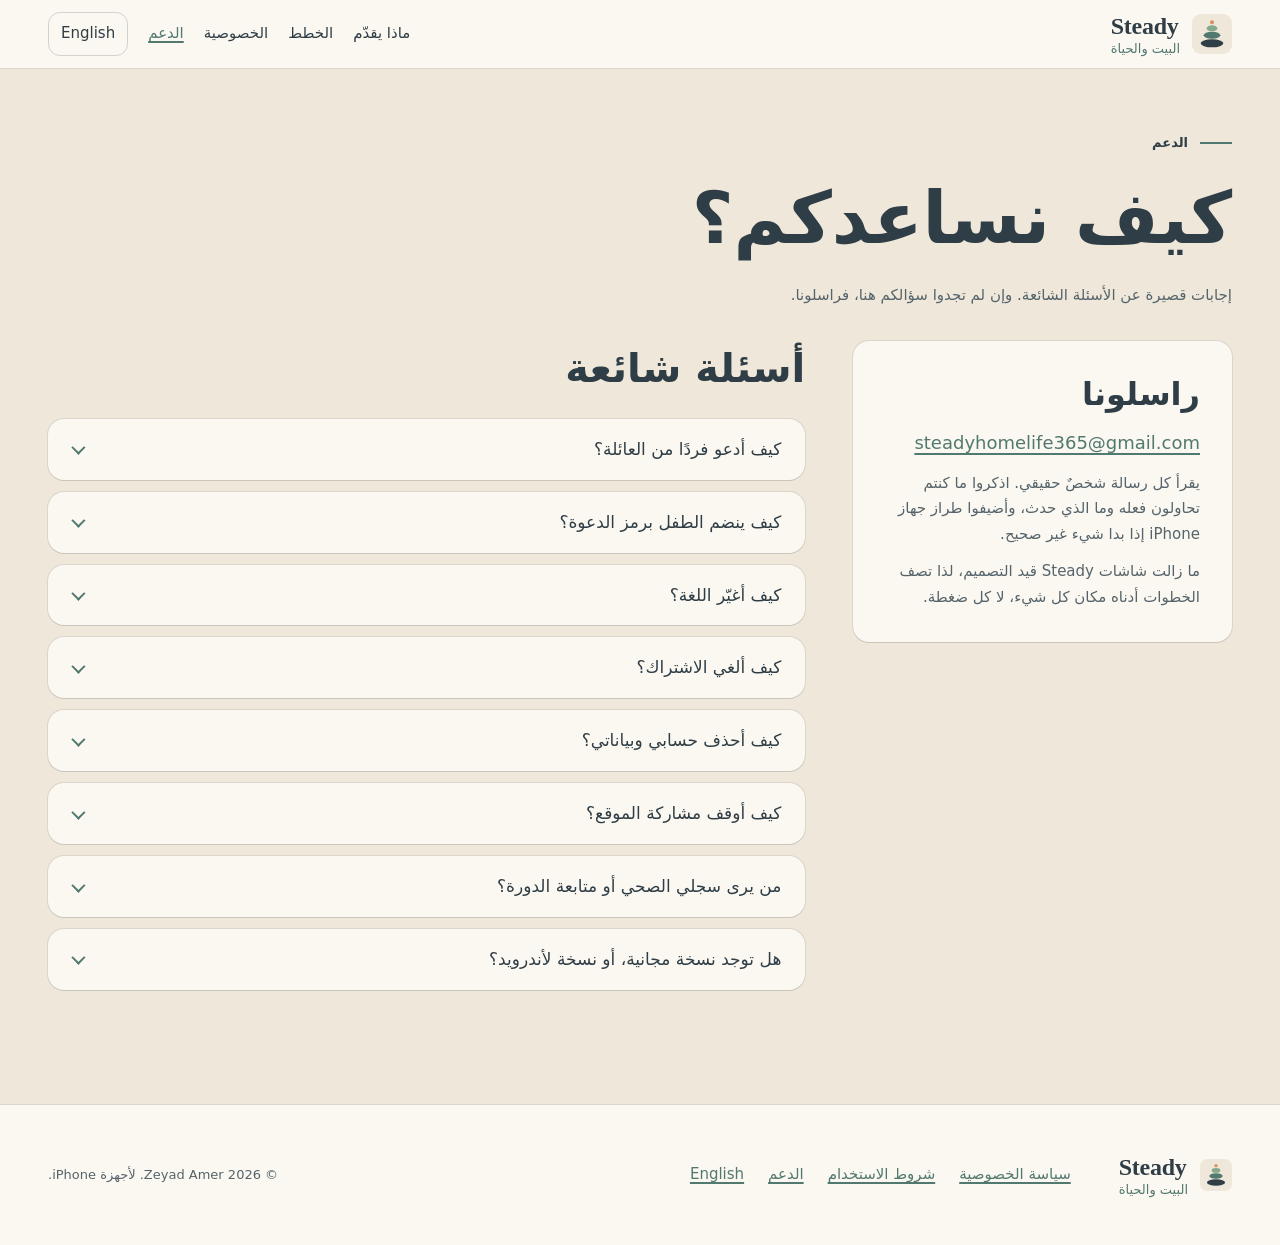
<file: ar/support.html>
<!doctype html>
<html lang="ar" dir="rtl">
<head>
  <meta charset="utf-8">
  <meta name="viewport" content="width=device-width, initial-scale=1">
  <meta http-equiv="Content-Security-Policy" content="default-src 'none'; style-src 'self' https://fonts.googleapis.com; font-src https://fonts.gstatic.com; img-src 'self'; base-uri 'none'; form-action 'none'">
  <meta name="referrer" content="strict-origin-when-cross-origin">
  <title>الدعم · Steady</title>
  <meta name="description" content="مساعدة في استخدام Steady: البيت والحياة: دعوة أفراد العائلة، والانضمام برمز، وتغيير اللغة، وإلغاء الاشتراك، وحذف الحساب، وإيقاف مشاركة الموقع.">
  <link rel="icon" href="../assets/icon.svg" type="image/svg+xml">
  <link rel="alternate" hreflang="en" href="../support.html">
  <link rel="alternate" hreflang="ar" href="support.html">
  <link rel="preconnect" href="https://fonts.googleapis.com">
  <link rel="preconnect" href="https://fonts.gstatic.com" crossorigin>
  <link rel="stylesheet" href="https://fonts.googleapis.com/css2?family=Fraunces:opsz,wght@9..144,500;9..144,600&amp;family=Readex+Pro:wght@400;500;600&amp;display=swap">
  <link rel="stylesheet" href="../styles.css">
</head>
<body>
  <svg width="0" height="0" class="visually-hidden" aria-hidden="true" focusable="false">
    <symbol id="icon" viewBox="0 0 120 120">
      <rect width="120" height="120" rx="27" fill="#EFE7DA"/>
      <ellipse cx="60" cy="88" rx="34" ry="12" fill="#2F3E46"/>
      <ellipse cx="60" cy="64" rx="25" ry="10.5" fill="#52796F"/>
      <ellipse cx="60" cy="43" rx="16" ry="9" fill="#84A98C"/>
      <circle cx="60" cy="25" r="6" fill="#D98F5C"/>
    </symbol>
  </svg>

  <a class="skip-link" href="#main">تخطَّ إلى المحتوى</a>

  <header class="site-header">
    <div class="container header-inner">
      <a class="lockup" href="index.html" aria-label="Steady: البيت والحياة، الصفحة الرئيسية">
        <svg width="40" height="40" aria-hidden="true" focusable="false"><use href="#icon"/></svg>
        <span class="lockup-text"><span class="wordmark">Steady</span><span class="lockup-sub">البيت والحياة</span></span>
      </a>
      <nav class="site-nav" aria-label="التنقل الرئيسي">
        <ul>
          <li><a href="index.html#features">ماذا يقدّم</a></li>
          <li><a href="index.html#plans">الخطط</a></li>
          <li><a href="privacy.html">الخصوصية</a></li>
          <li><a href="support.html" aria-current="page">الدعم</a></li>
          <li><a class="lang-link" href="../support.html" hreflang="en" lang="en">English</a></li>
        </ul>
      </nav>
    </div>
  </header>

  <main id="main">
    <div class="container doc-head">
      <p class="eyebrow">الدعم</p>
      <h1>كيف نساعدكم؟</h1>
      <p class="doc-meta"><span>إجابات قصيرة عن الأسئلة الشائعة. وإن لم تجدوا سؤالكم هنا، فراسلونا.</span></p>
    </div>

    <div class="container help-grid">
      <aside class="card help-card" aria-labelledby="help-title">
        <h2 id="help-title">راسلونا</h2>
        <p><a class="contact-email" href="mailto:steadyhomelife365@gmail.com">steadyhomelife365@gmail.com</a></p>
        <p class="card-note">يقرأ كل رسالة شخصٌ حقيقي. اذكروا ما كنتم تحاولون فعله وما الذي حدث، وأضيفوا طراز جهاز iPhone إذا بدا شيء غير صحيح.</p>
        <p class="card-note">ما زالت شاشات Steady قيد التصميم، لذا تصف الخطوات أدناه مكان كل شيء، لا كل ضغطة.</p>
      </aside>

      <section class="faq" aria-labelledby="faq-title">
        <h2 id="faq-title">أسئلة شائعة</h2>
        <div class="faq-list">
          <details>
            <summary>كيف أدعو فردًا من العائلة؟</summary>
            <div class="faq-body">
              <p>تحتاج الدعوات إلى الخطة العائلية، وهي تشمل 4 أفراد. ولكل فرد إضافي رسوم قدرها دولاران شهريًا، يدفعها صاحب الاشتراك. يفتح ولي الأمر قسم المنزل في التطبيق ويختار دعوة شخص. ولا يدفع المدعو شيئًا بشكل منفصل، ولا يحتاج إلى اشتراك خاص به.</p>
              <p>ولا يُحتسب الطفل المضاف كملف شخصي دون هاتف ضمن الأفراد الأربعة.</p>
              <p>إذا كان الشخص يدفع لخطة فردية خاصة به، فيمكنه إلغاؤها من إعدادات حساب Apple بعد الانضمام.</p>
            </div>
          </details>

          <details>
            <summary>كيف ينضم الطفل برمز الدعوة؟</summary>
            <div class="faq-body">
              <p>لا يحتاج الطفل الذي لديه iPhone خاص به إلى بريد إلكتروني. ينشئ ولي الأمر رمز دعوة على هاتفه، ثم يُثبَّت Steady على هاتف الطفل، ويُختار الانضمام برمز، ويُدخَل رمز ولي الأمر أو يُمسَح. وبعدها يرى الطفل النسخة الأبسط المصمّمة للأطفال.</p>
              <p>أما الطفل الذي ليس لديه هاتف، فيمكن لولي الأمر إضافته كملف شخصي، ليكون لعيد ميلاده وسجلاته الصحية مكان.</p>
            </div>
          </details>

          <details>
            <summary>كيف أغيّر اللغة؟</summary>
            <div class="faq-body">
              <p>يتوفر Steady بالعربية والإنجليزية. واللغة إعداد خاص بكل شخص، فيستطيع كل فرد في المنزل استخدام اللغة التي يفضّلها. ويمكن تغييرها من الإعدادات داخل التطبيق. وبالعربية، يُعرض التطبيق كله من اليمين إلى اليسار.</p>
            </div>
          </details>

          <details>
            <summary>كيف ألغي الاشتراك؟</summary>
            <div class="faq-body">
              <p>تُحصِّل Apple رسوم الاشتراك، لذا يكون الإلغاء من إعدادات iPhone:</p>
              <ol>
                <li>افتحوا تطبيق <span class="path">الإعدادات</span>.</li>
                <li>اضغطوا على اسمكم، ثم <span class="path">الاشتراكات</span>.</li>
                <li>اضغطوا على <span class="path ltr">Steady</span>، ثم <span class="path">إلغاء الاشتراك</span>.</li>
              </ol>
              <p>يجب الإلغاء قبل 24 ساعة على الأقل من نهاية الفترة التجريبية أو الفترة الحالية لتجنّب الرسوم التالية. وعند انتهاء الاشتراك، يصبح المنزل للقراءة فقط وتبقى بياناتكم محفوظة. أما استرداد المبالغ فقراره لدى Apple، ويمكن طلبه عبر <span class="ltr">reportaproblem.apple.com</span>.</p>
            </div>
          </details>

          <details>
            <summary>كيف أحذف حسابي وبياناتي؟</summary>
            <div class="faq-body">
              <p>من داخل التطبيق، افتحوا <span class="path">الإعدادات</span> واختاروا حذف الحساب. ويمكنكم أيضًا مراسلتنا بالبريد الإلكتروني وطلب حذفه.</p>
              <p>يؤدي حذف الحساب إلى حذف بياناتكم الخاصة، مثل السجل الصحي ومتابعة الدورة. أما الأشياء المشتركة التي أنشأتموها، مثل عناصر قائمة المشتريات، فتبقى مع المنزل. ولا يُلغي حذفُ الحساب اشتراكَ Apple، فيجب إلغاؤه أيضًا.</p>
            </div>
          </details>

          <details>
            <summary>كيف أوقف مشاركة الموقع؟</summary>
            <div class="faq-body">
              <p>افتحوا تطبيق <span class="path">الإعدادات</span> على iPhone، ثم <span class="path">الخصوصية والأمن</span>، ثم <span class="path">خدمات الموقع</span>، ثم <span class="path ltr">Steady</span>، واختاروا <span class="path">أبدًا</span>. وعندها يتوقف Steady عن جمع موقعكم.</p>
              <p>أما داخل التطبيق، فلا يستطيع الطفل إيقاف مشاركة موقعه؛ فهذا القرار لأولياء أمره.</p>
            </div>
          </details>

          <details>
            <summary>من يرى سجلي الصحي أو متابعة الدورة؟</summary>
            <div class="faq-body">
              <p>لا يراها إلا صاحبها ومن يختار مشاركتها معه. ويستطيع أولياء الأمور رؤية السجلات الصحية لأطفالهم وتعديلها. ولمزيد من التفاصيل، اطّلعوا على <a href="privacy.html">سياسة الخصوصية</a>.</p>
            </div>
          </details>

          <details>
            <summary>هل توجد نسخة مجانية، أو نسخة لأندرويد؟</summary>
            <div class="faq-body">
              <p>لا توجد خطة مجانية، لكن الخطتين تبدآن بفترة تجربة مجانية مدتها 7 أيام. ويتوفر Steady حاليًا لأجهزة iPhone فقط.</p>
            </div>
          </details>
        </div>
      </section>
    </div>
  </main>

  <footer class="site-footer">
    <div class="container footer-inner">
      <a class="lockup" href="index.html" aria-label="Steady: البيت والحياة، الصفحة الرئيسية">
        <svg width="32" height="32" aria-hidden="true" focusable="false"><use href="#icon"/></svg>
        <span class="lockup-text"><span class="wordmark">Steady</span><span class="lockup-sub">البيت والحياة</span></span>
      </a>
      <nav class="footer-nav" aria-label="روابط التذييل">
        <ul>
          <li><a href="privacy.html">سياسة الخصوصية</a></li>
          <li><a href="terms.html">شروط الاستخدام</a></li>
          <li><a href="support.html">الدعم</a></li>
          <li><a href="../support.html" hreflang="en" lang="en">English</a></li>
        </ul>
      </nav>
      <p class="footer-meta">© 2026 Zeyad Amer. لأجهزة iPhone.</p>
    </div>
  </footer>
</body>
</html>
</file>
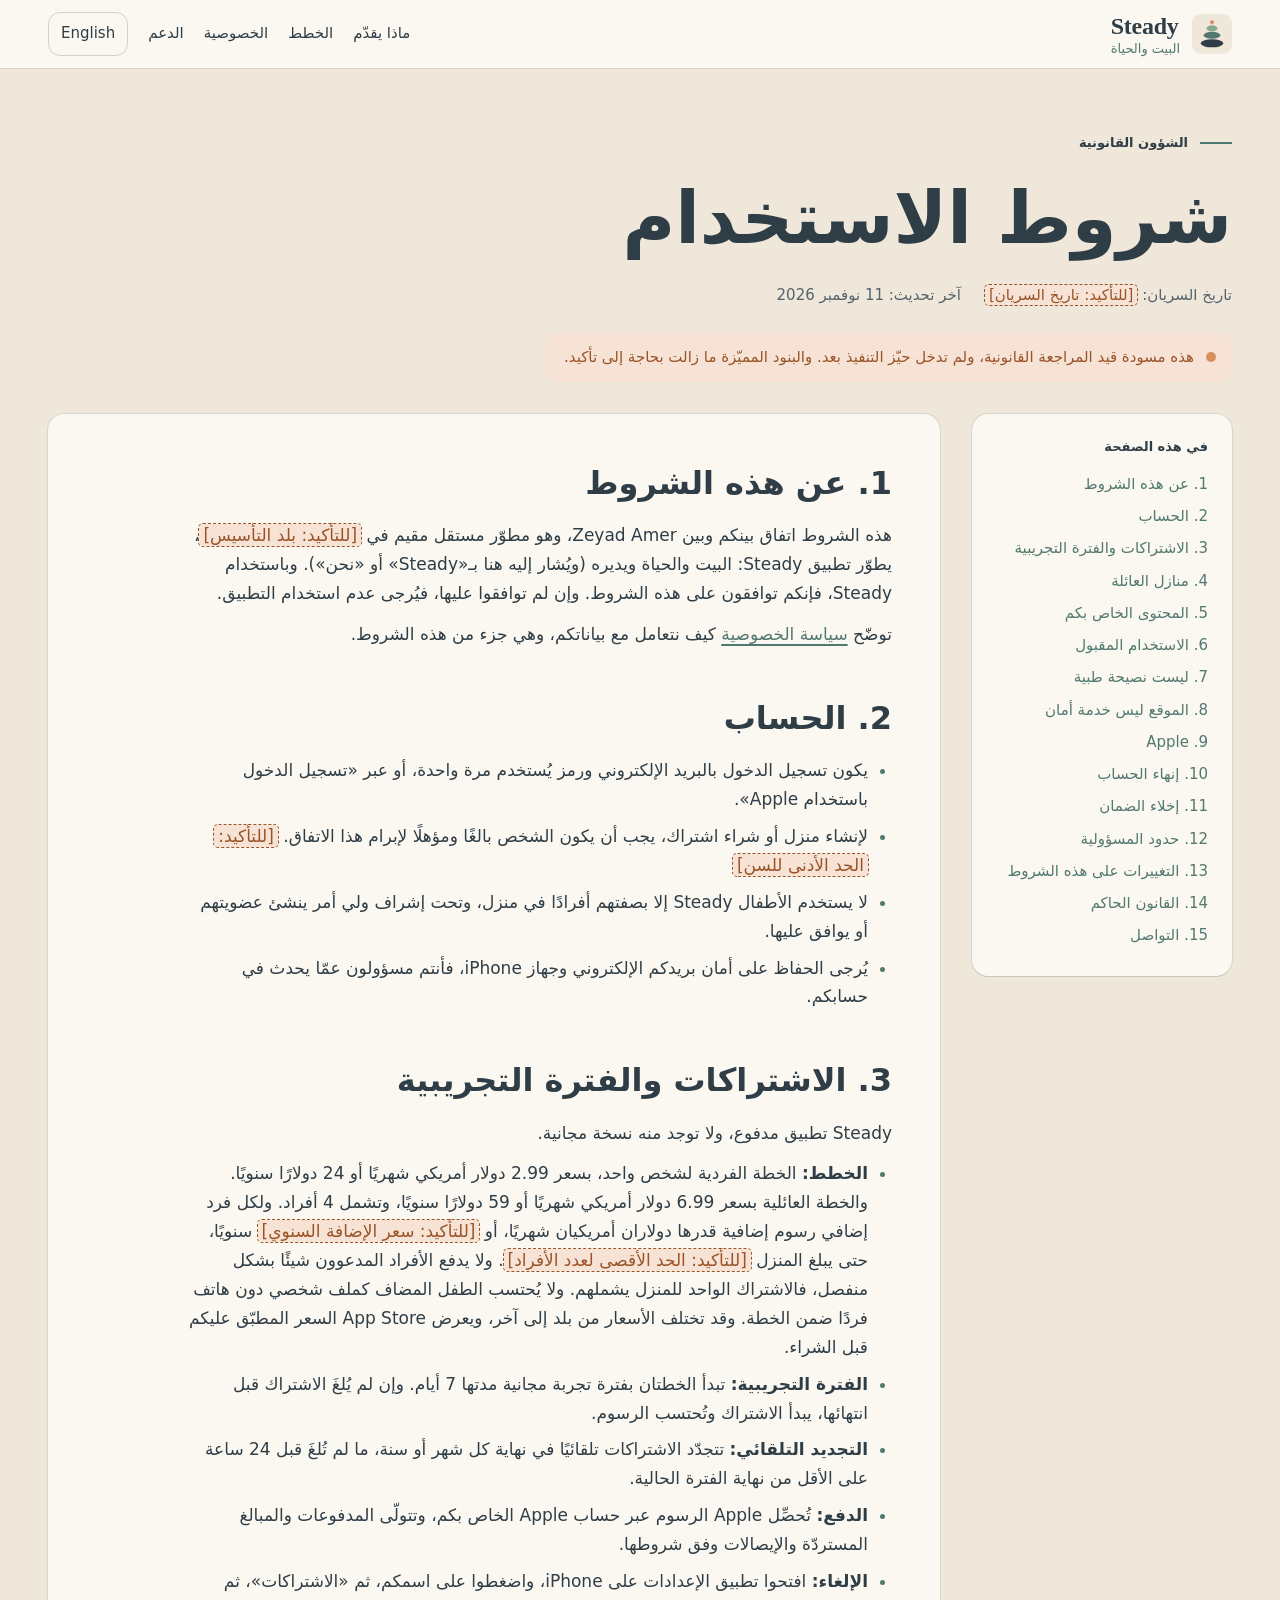
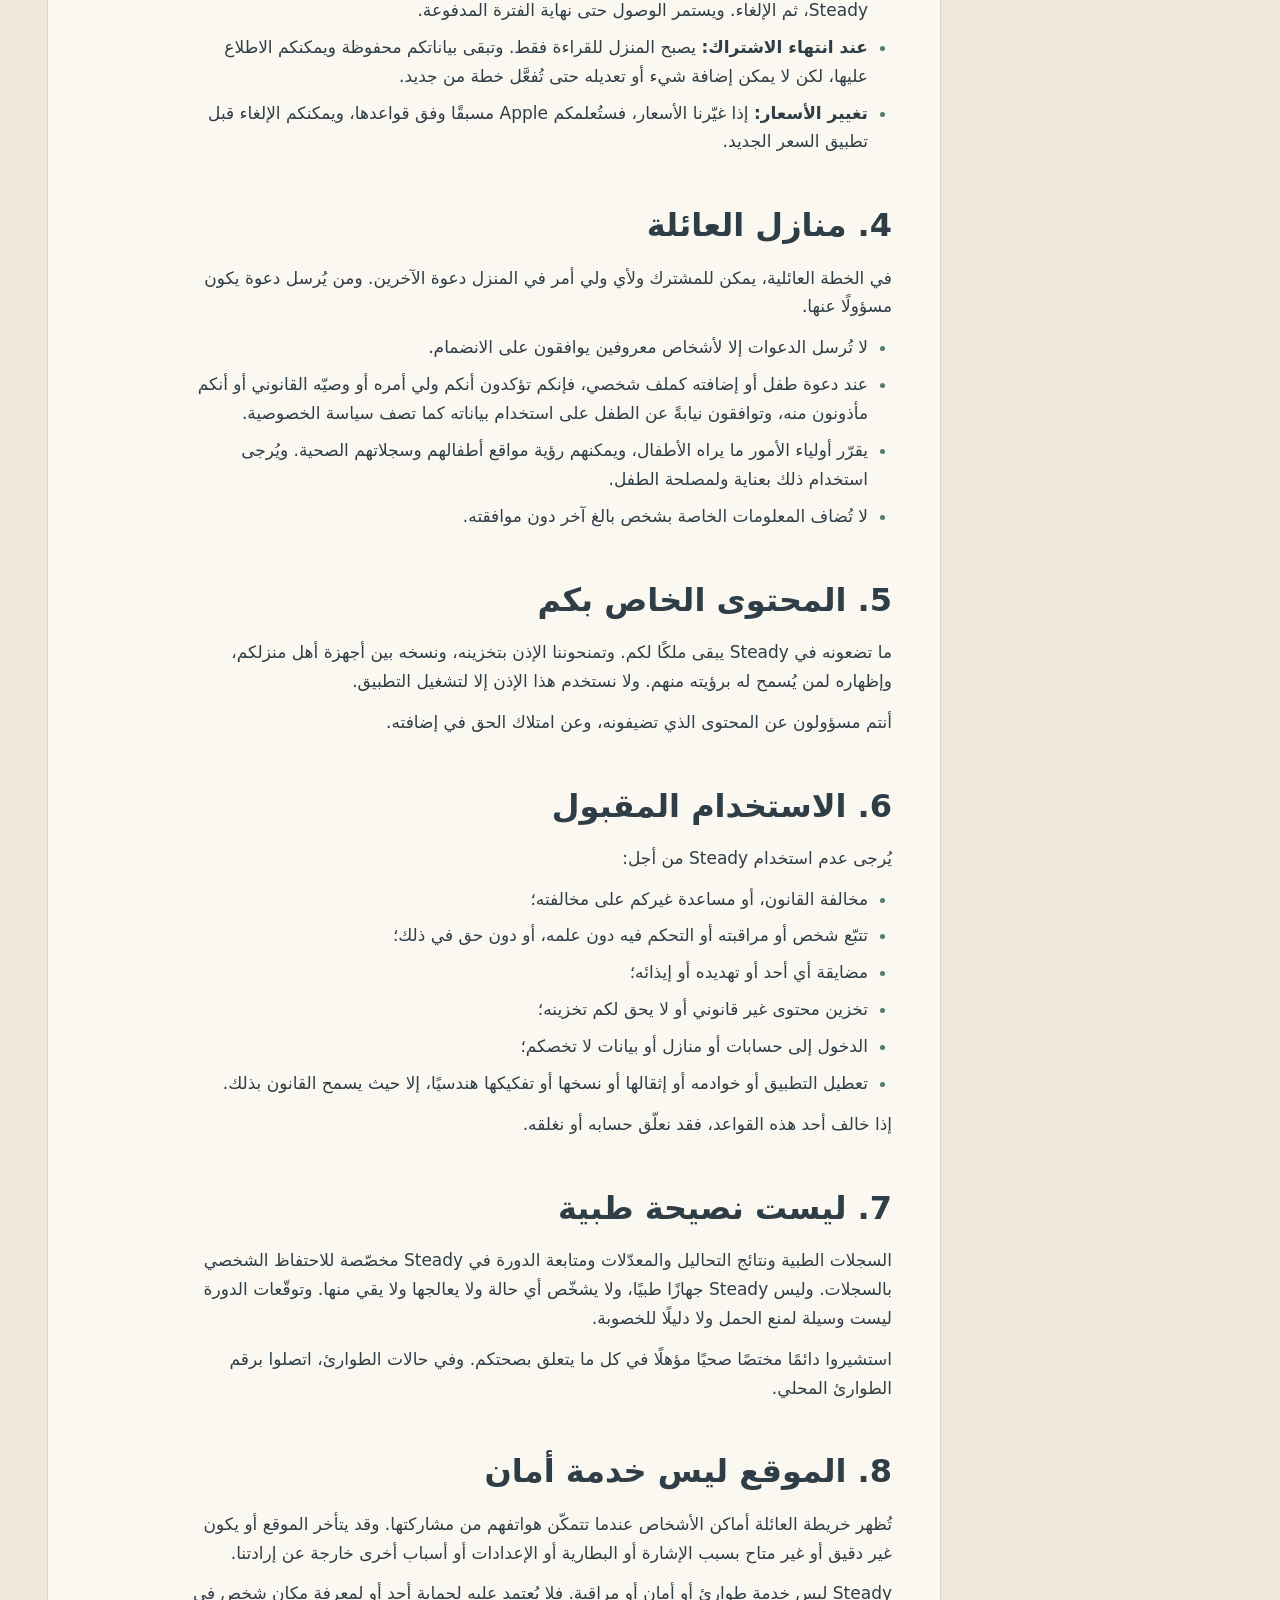
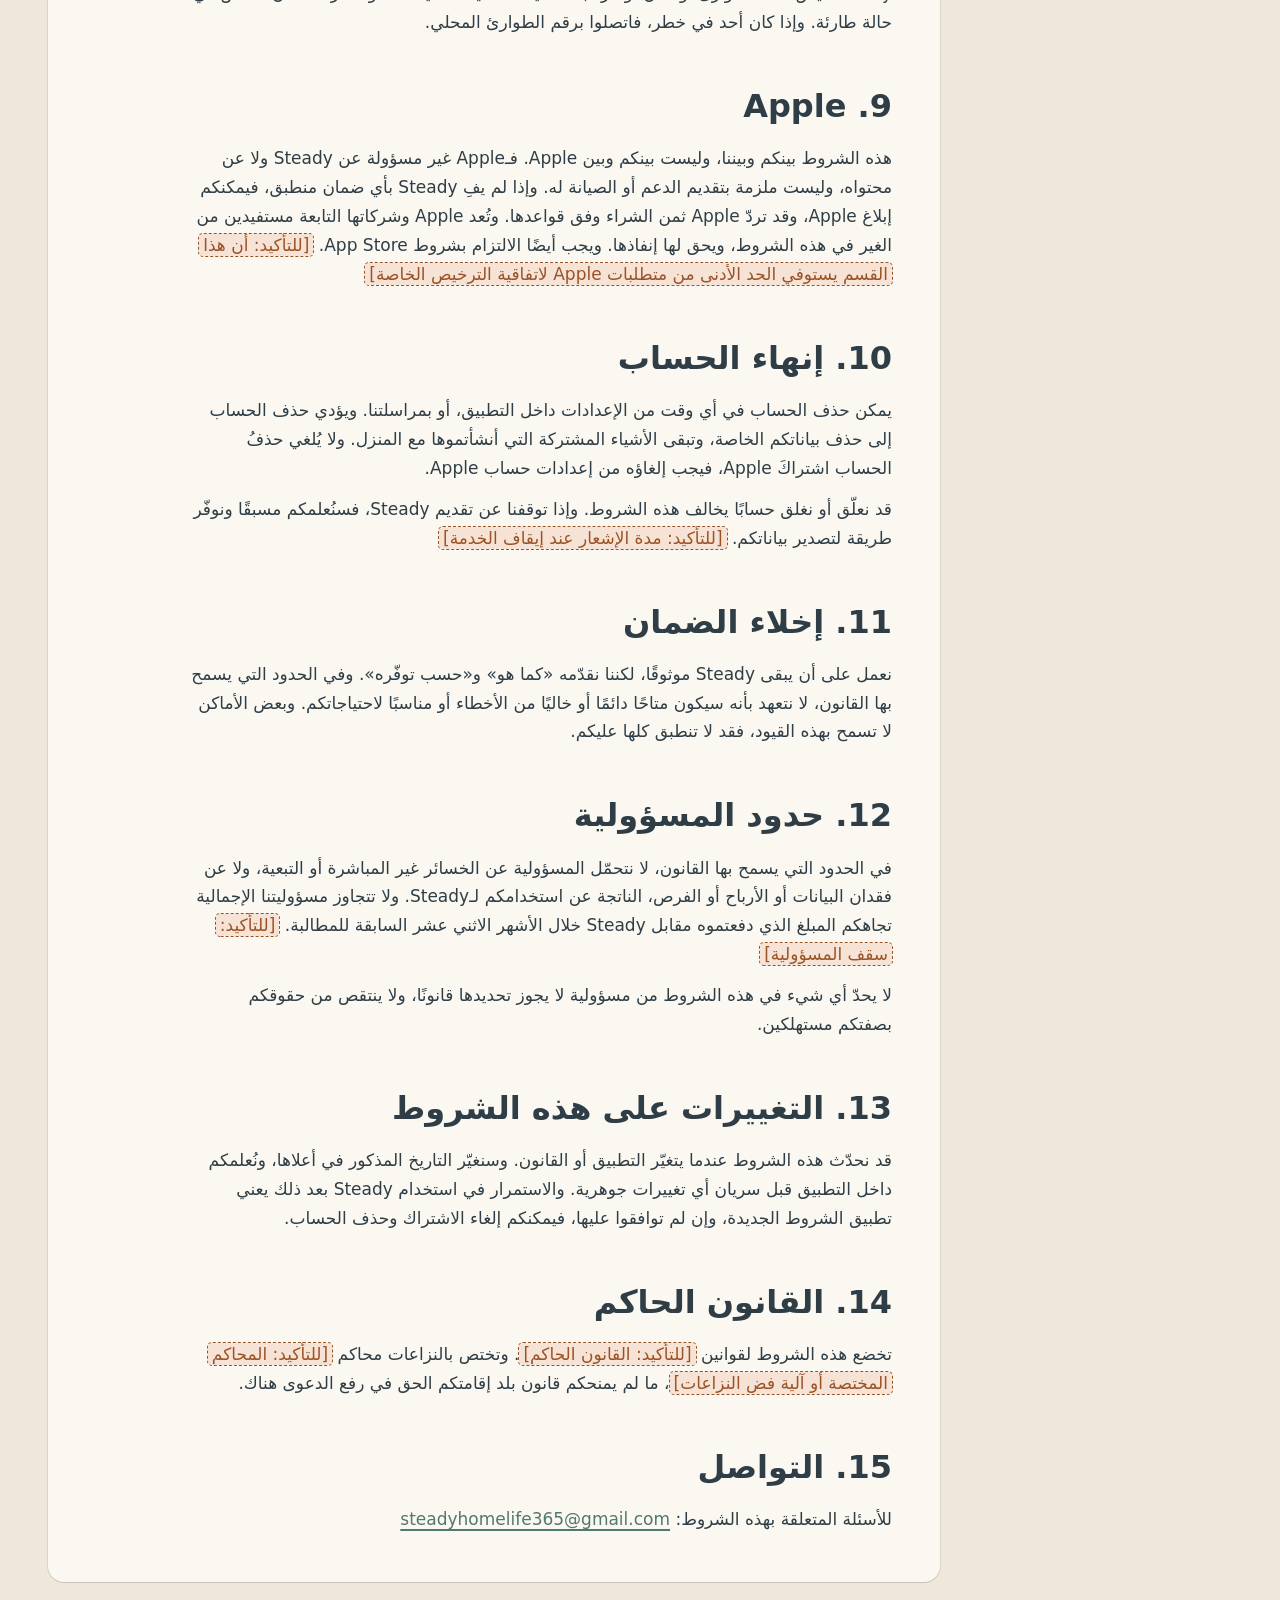
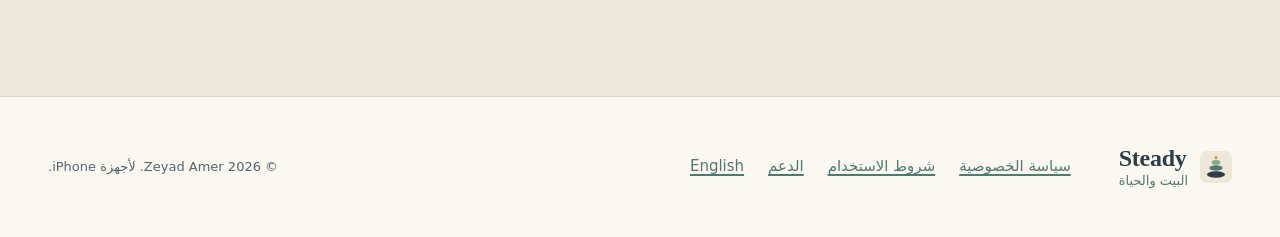
<file: ar/terms.html>
<!doctype html>
<html lang="ar" dir="rtl">
<head>
  <meta charset="utf-8">
  <meta name="viewport" content="width=device-width, initial-scale=1">
  <meta http-equiv="Content-Security-Policy" content="default-src 'none'; style-src 'self' https://fonts.googleapis.com; font-src https://fonts.gstatic.com; img-src 'self'; base-uri 'none'; form-action 'none'">
  <meta name="referrer" content="strict-origin-when-cross-origin">
  <title>شروط الاستخدام · Steady</title>
  <meta name="description" content="شروط استخدام Steady: البيت والحياة، بما فيها الاشتراكات، ومنازل العائلة، والاستخدام المقبول، وحدود المسؤولية. مسودة بلغة واضحة.">
  <link rel="icon" href="../assets/icon.svg" type="image/svg+xml">
  <link rel="alternate" hreflang="en" href="../terms.html">
  <link rel="alternate" hreflang="ar" href="terms.html">
  <link rel="preconnect" href="https://fonts.googleapis.com">
  <link rel="preconnect" href="https://fonts.gstatic.com" crossorigin>
  <link rel="stylesheet" href="https://fonts.googleapis.com/css2?family=Fraunces:opsz,wght@9..144,500;9..144,600&amp;family=Readex+Pro:wght@400;500;600&amp;display=swap">
  <link rel="stylesheet" href="../styles.css">
</head>
<body>
  <svg width="0" height="0" class="visually-hidden" aria-hidden="true" focusable="false">
    <symbol id="icon" viewBox="0 0 120 120">
      <rect width="120" height="120" rx="27" fill="#EFE7DA"/>
      <ellipse cx="60" cy="88" rx="34" ry="12" fill="#2F3E46"/>
      <ellipse cx="60" cy="64" rx="25" ry="10.5" fill="#52796F"/>
      <ellipse cx="60" cy="43" rx="16" ry="9" fill="#84A98C"/>
      <circle cx="60" cy="25" r="6" fill="#D98F5C"/>
    </symbol>
  </svg>

  <a class="skip-link" href="#main">تخطَّ إلى المحتوى</a>

  <header class="site-header">
    <div class="container header-inner">
      <a class="lockup" href="index.html" aria-label="Steady: البيت والحياة، الصفحة الرئيسية">
        <svg width="40" height="40" aria-hidden="true" focusable="false"><use href="#icon"/></svg>
        <span class="lockup-text"><span class="wordmark">Steady</span><span class="lockup-sub">البيت والحياة</span></span>
      </a>
      <nav class="site-nav" aria-label="التنقل الرئيسي">
        <ul>
          <li><a href="index.html#features">ماذا يقدّم</a></li>
          <li><a href="index.html#plans">الخطط</a></li>
          <li><a href="privacy.html">الخصوصية</a></li>
          <li><a href="support.html">الدعم</a></li>
          <li><a class="lang-link" href="../terms.html" hreflang="en" lang="en">English</a></li>
        </ul>
      </nav>
    </div>
  </header>

  <main id="main">
    <div class="container doc-head">
      <p class="eyebrow">الشؤون القانونية</p>
      <h1>شروط الاستخدام</h1>
      <p class="doc-meta"><span>تاريخ السريان: <mark class="todo">[للتأكيد: تاريخ السريان]</mark></span><span>آخر تحديث: 11 نوفمبر 2026</span></p>
      <p class="draft-note">هذه مسودة قيد المراجعة القانونية، ولم تدخل حيّز التنفيذ بعد. والبنود المميّزة ما زالت بحاجة إلى تأكيد.</p>
    </div>

    <div class="container doc-layout">
      <nav class="card toc" aria-labelledby="toc-title">
        <h2 id="toc-title">في هذه الصفحة</h2>
        <ol>
          <li><a href="#about">1. عن هذه الشروط</a></li>
          <li><a href="#accounts">2. الحساب</a></li>
          <li><a href="#subscription">3. الاشتراكات والفترة التجريبية</a></li>
          <li><a href="#households">4. منازل العائلة</a></li>
          <li><a href="#content">5. المحتوى الخاص بكم</a></li>
          <li><a href="#use">6. الاستخدام المقبول</a></li>
          <li><a href="#medical">7. ليست نصيحة طبية</a></li>
          <li><a href="#location">8. الموقع ليس خدمة أمان</a></li>
          <li><a href="#apple">9. Apple</a></li>
          <li><a href="#ending">10. إنهاء الحساب</a></li>
          <li><a href="#warranty">11. إخلاء الضمان</a></li>
          <li><a href="#liability">12. حدود المسؤولية</a></li>
          <li><a href="#changes">13. التغييرات على هذه الشروط</a></li>
          <li><a href="#law">14. القانون الحاكم</a></li>
          <li><a href="#contact">15. التواصل</a></li>
        </ol>
      </nav>

      <article class="card doc">
        <section id="about" aria-labelledby="about-title">
          <h2 id="about-title">1. عن هذه الشروط</h2>
          <p>هذه الشروط اتفاق بينكم وبين Zeyad Amer، وهو مطوّر مستقل مقيم في <mark class="todo">[للتأكيد: بلد التأسيس]</mark>، يطوّر تطبيق Steady: البيت والحياة ويديره (ويُشار إليه هنا بـ«Steady» أو «نحن»). وباستخدام Steady، فإنكم توافقون على هذه الشروط. وإن لم توافقوا عليها، فيُرجى عدم استخدام التطبيق.</p>
          <p>توضّح <a href="privacy.html">سياسة الخصوصية</a> كيف نتعامل مع بياناتكم، وهي جزء من هذه الشروط.</p>
        </section>

        <section id="accounts" aria-labelledby="accounts-title">
          <h2 id="accounts-title">2. الحساب</h2>
          <ul>
            <li>يكون تسجيل الدخول بالبريد الإلكتروني ورمز يُستخدم مرة واحدة، أو عبر «تسجيل الدخول باستخدام Apple».</li>
            <li>لإنشاء منزل أو شراء اشتراك، يجب أن يكون الشخص بالغًا ومؤهلًا لإبرام هذا الاتفاق. <mark class="todo">[للتأكيد: الحد الأدنى للسن]</mark></li>
            <li>لا يستخدم الأطفال Steady إلا بصفتهم أفرادًا في منزل، وتحت إشراف ولي أمر ينشئ عضويتهم أو يوافق عليها.</li>
            <li>يُرجى الحفاظ على أمان بريدكم الإلكتروني وجهاز iPhone، فأنتم مسؤولون عمّا يحدث في حسابكم.</li>
          </ul>
        </section>

        <section id="subscription" aria-labelledby="subscription-title">
          <h2 id="subscription-title">3. الاشتراكات والفترة التجريبية</h2>
          <p>‏Steady تطبيق مدفوع، ولا توجد منه نسخة مجانية.</p>
          <ul>
            <li><strong>الخطط:</strong> الخطة الفردية لشخص واحد، بسعر 2.99 دولار أمريكي شهريًا أو 24 دولارًا سنويًا. والخطة العائلية بسعر 6.99 دولار أمريكي شهريًا أو 59 دولارًا سنويًا، وتشمل 4 أفراد. ولكل فرد إضافي رسوم إضافية قدرها دولاران أمريكيان شهريًا، أو <mark class="todo">[للتأكيد: سعر الإضافة السنوي]</mark> سنويًا، حتى يبلغ المنزل <mark class="todo">[للتأكيد: الحد الأقصى لعدد الأفراد]</mark>. ولا يدفع الأفراد المدعوون شيئًا بشكل منفصل، فالاشتراك الواحد للمنزل يشملهم. ولا يُحتسب الطفل المضاف كملف شخصي دون هاتف فردًا ضمن الخطة. وقد تختلف الأسعار من بلد إلى آخر، ويعرض App Store السعر المطبّق عليكم قبل الشراء.</li>
            <li><strong>الفترة التجريبية:</strong> تبدأ الخطتان بفترة تجربة مجانية مدتها 7 أيام. وإن لم يُلغَ الاشتراك قبل انتهائها، يبدأ الاشتراك وتُحتسب الرسوم.</li>
            <li><strong>التجديد التلقائي:</strong> تتجدّد الاشتراكات تلقائيًا في نهاية كل شهر أو سنة، ما لم تُلغَ قبل 24 ساعة على الأقل من نهاية الفترة الحالية.</li>
            <li><strong>الدفع:</strong> تُحصِّل Apple الرسوم عبر حساب Apple الخاص بكم، وتتولّى المدفوعات والمبالغ المستردّة والإيصالات وفق شروطها.</li>
            <li><strong>الإلغاء:</strong> افتحوا تطبيق الإعدادات على iPhone، واضغطوا على اسمكم، ثم «الاشتراكات»، ثم Steady، ثم الإلغاء. ويستمر الوصول حتى نهاية الفترة المدفوعة.</li>
            <li><strong>عند انتهاء الاشتراك:</strong> يصبح المنزل للقراءة فقط. وتبقى بياناتكم محفوظة ويمكنكم الاطلاع عليها، لكن لا يمكن إضافة شيء أو تعديله حتى تُفعَّل خطة من جديد.</li>
            <li><strong>تغيير الأسعار:</strong> إذا غيّرنا الأسعار، فستُعلمكم Apple مسبقًا وفق قواعدها، ويمكنكم الإلغاء قبل تطبيق السعر الجديد.</li>
          </ul>
        </section>

        <section id="households" aria-labelledby="households-title">
          <h2 id="households-title">4. منازل العائلة</h2>
          <p>في الخطة العائلية، يمكن للمشترك ولأي ولي أمر في المنزل دعوة الآخرين. ومن يُرسل دعوة يكون مسؤولًا عنها.</p>
          <ul>
            <li>لا تُرسل الدعوات إلا لأشخاص معروفين يوافقون على الانضمام.</li>
            <li>عند دعوة طفل أو إضافته كملف شخصي، فإنكم تؤكدون أنكم ولي أمره أو وصيّه القانوني أو أنكم مأذونون منه، وتوافقون نيابةً عن الطفل على استخدام بياناته كما تصف سياسة الخصوصية.</li>
            <li>يقرّر أولياء الأمور ما يراه الأطفال، ويمكنهم رؤية مواقع أطفالهم وسجلاتهم الصحية. ويُرجى استخدام ذلك بعناية ولمصلحة الطفل.</li>
            <li>لا تُضاف المعلومات الخاصة بشخص بالغ آخر دون موافقته.</li>
          </ul>
        </section>

        <section id="content" aria-labelledby="content-title">
          <h2 id="content-title">5. المحتوى الخاص بكم</h2>
          <p>ما تضعونه في Steady يبقى ملكًا لكم. وتمنحوننا الإذن بتخزينه، ونسخه بين أجهزة أهل منزلكم، وإظهاره لمن يُسمح له برؤيته منهم. ولا نستخدم هذا الإذن إلا لتشغيل التطبيق.</p>
          <p>أنتم مسؤولون عن المحتوى الذي تضيفونه، وعن امتلاك الحق في إضافته.</p>
        </section>

        <section id="use" aria-labelledby="use-title">
          <h2 id="use-title">6. الاستخدام المقبول</h2>
          <p>يُرجى عدم استخدام Steady من أجل:</p>
          <ul>
            <li>مخالفة القانون، أو مساعدة غيركم على مخالفته؛</li>
            <li>تتبّع شخص أو مراقبته أو التحكم فيه دون علمه، أو دون حق في ذلك؛</li>
            <li>مضايقة أي أحد أو تهديده أو إيذائه؛</li>
            <li>تخزين محتوى غير قانوني أو لا يحق لكم تخزينه؛</li>
            <li>الدخول إلى حسابات أو منازل أو بيانات لا تخصكم؛</li>
            <li>تعطيل التطبيق أو خوادمه أو إثقالها أو نسخها أو تفكيكها هندسيًا، إلا حيث يسمح القانون بذلك.</li>
          </ul>
          <p>إذا خالف أحد هذه القواعد، فقد نعلّق حسابه أو نغلقه.</p>
        </section>

        <section id="medical" aria-labelledby="medical-title">
          <h2 id="medical-title">7. ليست نصيحة طبية</h2>
          <p>السجلات الطبية ونتائج التحاليل والمعدّلات ومتابعة الدورة في Steady مخصّصة للاحتفاظ الشخصي بالسجلات. وليس Steady جهازًا طبيًا، ولا يشخّص أي حالة ولا يعالجها ولا يقي منها. وتوقّعات الدورة ليست وسيلة لمنع الحمل ولا دليلًا للخصوبة.</p>
          <p>استشيروا دائمًا مختصًا صحيًا مؤهلًا في كل ما يتعلق بصحتكم. وفي حالات الطوارئ، اتصلوا برقم الطوارئ المحلي.</p>
        </section>

        <section id="location" aria-labelledby="location-title">
          <h2 id="location-title">8. الموقع ليس خدمة أمان</h2>
          <p>تُظهر خريطة العائلة أماكن الأشخاص عندما تتمكّن هواتفهم من مشاركتها. وقد يتأخر الموقع أو يكون غير دقيق أو غير متاح بسبب الإشارة أو البطارية أو الإعدادات أو أسباب أخرى خارجة عن إرادتنا.</p>
          <p>‏Steady ليس خدمة طوارئ أو أمان أو مراقبة. فلا يُعتمد عليه لحماية أحد أو لمعرفة مكان شخص في حالة طارئة. وإذا كان أحد في خطر، فاتصلوا برقم الطوارئ المحلي.</p>
        </section>

        <section id="apple" aria-labelledby="apple-title">
          <h2 id="apple-title">9. Apple</h2>
          <p>هذه الشروط بينكم وبيننا، وليست بينكم وبين Apple. فـApple غير مسؤولة عن Steady ولا عن محتواه، وليست ملزمة بتقديم الدعم أو الصيانة له. وإذا لم يفِ Steady بأي ضمان منطبق، فيمكنكم إبلاغ Apple، وقد تردّ Apple ثمن الشراء وفق قواعدها. وتُعد Apple وشركاتها التابعة مستفيدين من الغير في هذه الشروط، ويحق لها إنفاذها. ويجب أيضًا الالتزام بشروط App Store. <mark class="todo">[للتأكيد: أن هذا القسم يستوفي الحد الأدنى من متطلبات Apple لاتفاقية الترخيص الخاصة]</mark></p>
        </section>

        <section id="ending" aria-labelledby="ending-title">
          <h2 id="ending-title">10. إنهاء الحساب</h2>
          <p>يمكن حذف الحساب في أي وقت من الإعدادات داخل التطبيق، أو بمراسلتنا. ويؤدي حذف الحساب إلى حذف بياناتكم الخاصة، وتبقى الأشياء المشتركة التي أنشأتموها مع المنزل. ولا يُلغي حذفُ الحساب اشتراكَ Apple، فيجب إلغاؤه من إعدادات حساب Apple.</p>
          <p>قد نعلّق أو نغلق حسابًا يخالف هذه الشروط. وإذا توقفنا عن تقديم Steady، فسنُعلمكم مسبقًا ونوفّر طريقة لتصدير بياناتكم. <mark class="todo">[للتأكيد: مدة الإشعار عند إيقاف الخدمة]</mark></p>
        </section>

        <section id="warranty" aria-labelledby="warranty-title">
          <h2 id="warranty-title">11. إخلاء الضمان</h2>
          <p>نعمل على أن يبقى Steady موثوقًا، لكننا نقدّمه «كما هو» و«حسب توفّره». وفي الحدود التي يسمح بها القانون، لا نتعهد بأنه سيكون متاحًا دائمًا أو خاليًا من الأخطاء أو مناسبًا لاحتياجاتكم. وبعض الأماكن لا تسمح بهذه القيود، فقد لا تنطبق كلها عليكم.</p>
        </section>

        <section id="liability" aria-labelledby="liability-title">
          <h2 id="liability-title">12. حدود المسؤولية</h2>
          <p>في الحدود التي يسمح بها القانون، لا نتحمّل المسؤولية عن الخسائر غير المباشرة أو التبعية، ولا عن فقدان البيانات أو الأرباح أو الفرص، الناتجة عن استخدامكم لـSteady. ولا تتجاوز مسؤوليتنا الإجمالية تجاهكم المبلغ الذي دفعتموه مقابل Steady خلال الأشهر الاثني عشر السابقة للمطالبة. <mark class="todo">[للتأكيد: سقف المسؤولية]</mark></p>
          <p>لا يحدّ أي شيء في هذه الشروط من مسؤولية لا يجوز تحديدها قانونًا، ولا ينتقص من حقوقكم بصفتكم مستهلكين.</p>
        </section>

        <section id="changes" aria-labelledby="changes-title">
          <h2 id="changes-title">13. التغييرات على هذه الشروط</h2>
          <p>قد نحدّث هذه الشروط عندما يتغيّر التطبيق أو القانون. وسنغيّر التاريخ المذكور في أعلاها، ونُعلمكم داخل التطبيق قبل سريان أي تغييرات جوهرية. والاستمرار في استخدام Steady بعد ذلك يعني تطبيق الشروط الجديدة، وإن لم توافقوا عليها، فيمكنكم إلغاء الاشتراك وحذف الحساب.</p>
        </section>

        <section id="law" aria-labelledby="law-title">
          <h2 id="law-title">14. القانون الحاكم</h2>
          <p>تخضع هذه الشروط لقوانين <mark class="todo">[للتأكيد: القانون الحاكم]</mark>. وتختص بالنزاعات محاكم <mark class="todo">[للتأكيد: المحاكم المختصة أو آلية فض النزاعات]</mark>، ما لم يمنحكم قانون بلد إقامتكم الحق في رفع الدعوى هناك.</p>
        </section>

        <section id="contact" aria-labelledby="contact-title">
          <h2 id="contact-title">15. التواصل</h2>
          <p>للأسئلة المتعلقة بهذه الشروط: <a class="contact-email" href="mailto:steadyhomelife365@gmail.com">steadyhomelife365@gmail.com</a></p>
        </section>
      </article>
    </div>
  </main>

  <footer class="site-footer">
    <div class="container footer-inner">
      <a class="lockup" href="index.html" aria-label="Steady: البيت والحياة، الصفحة الرئيسية">
        <svg width="32" height="32" aria-hidden="true" focusable="false"><use href="#icon"/></svg>
        <span class="lockup-text"><span class="wordmark">Steady</span><span class="lockup-sub">البيت والحياة</span></span>
      </a>
      <nav class="footer-nav" aria-label="روابط التذييل">
        <ul>
          <li><a href="privacy.html">سياسة الخصوصية</a></li>
          <li><a href="terms.html">شروط الاستخدام</a></li>
          <li><a href="support.html">الدعم</a></li>
          <li><a href="../terms.html" hreflang="en" lang="en">English</a></li>
        </ul>
      </nav>
      <p class="footer-meta">© 2026 Zeyad Amer. لأجهزة iPhone.</p>
    </div>
  </footer>
</body>
</html>
</file>
<file: styles.css>
/* Steady public site. Tokens follow docs/brand/brand-book.md. */

:root {
  color-scheme: light;

  /* Color: each has one job (brand book, section 3) */
  --color-slate: #2f3e46;      /* all text */
  --color-slate-soft: #55646b; /* secondary text, 5.9:1 on Linen, 5.1:1 on Stone */
  --color-pine: #52796f;       /* buttons, links (on Linen only when small) */
  --color-pine-press: #436559;
  --color-sage: #84a98c;       /* done, success: fills only */
  --color-sage-tint: #e3ede4;
  --color-sage-ink: #33574d;
  --color-stone: #efe7da;      /* page */
  --color-linen: #fbf8f2;      /* cards */
  --color-clay: #d98f5c;       /* attention: fills only */
  --color-clay-deep: #9a5327;  /* attention text, on Clay Tint */
  --color-clay-tint: #f6e3d5;
  --color-hairline: rgba(47, 62, 70, 0.1);
  --color-hairline-strong: rgba(47, 62, 70, 0.2);

  /* Type */
  --font-display: "Fraunces", Georgia, "Times New Roman", serif;
  --font-text: "Readex Pro", system-ui, -apple-system, "Segoe UI", sans-serif;
  --font-heading: var(--font-display);
  --line-body: 1.55;
  --text-caption: 0.8125rem;  /* 13 */
  --text-label: 0.9375rem;    /* 15 */
  --text-body: 1.0625rem;     /* 17 */
  --text-lede: clamp(1.25rem, 1.05rem + 0.9vw, 1.75rem);
  --text-h3: clamp(1.25rem, 1.15rem + 0.4vw, 1.5rem);
  --text-h2: clamp(2rem, 1.35rem + 3vw, 3.75rem);
  --text-h1-doc: clamp(2.5rem, 1.6rem + 4vw, 4.5rem);
  --text-hero: clamp(4.25rem, 1.5rem + 12vw, 10.5rem);

  /* Spacing scale 4 / 8 / 12 / 16 / 24 / 32 / 48 */
  --space-1: 4px;
  --space-2: 8px;
  --space-3: 12px;
  --space-4: 16px;
  --space-5: 24px;
  --space-6: 32px;
  --space-7: 48px;
  --space-section: clamp(var(--space-7), 9vw, calc(var(--space-7) * 2.5));
  --gutter: clamp(var(--space-4), 4vw, var(--space-7));
  --page-max: 1200px;
  --measure: 65ch;

  /* Shape and depth: Linen on Stone, a single hairline, never a glow */
  --radius-card: 16px;
  --radius-button: 12px;
  --radius-chip: 999px;
  --edge: 0 0 0 1px var(--color-hairline);
  --edge-lift: 0 0 0 1px var(--color-hairline), 0 1px 0 var(--color-hairline);

  /* Motion: short, eases out */
  --duration-fast: 150ms;
  --duration-normal: 250ms;
  --ease-out: cubic-bezier(0.2, 0.7, 0.2, 1);
}

html:lang(ar) {
  --font-heading: var(--font-text);
  --line-body: 1.7;
}

/* ---------- Base ---------- */

*,
*::before,
*::after {
  box-sizing: border-box;
}

html {
  -webkit-text-size-adjust: 100%;
  text-size-adjust: 100%;
}

body {
  margin: 0;
  background: var(--color-stone);
  color: var(--color-slate);
  font-family: var(--font-text);
  font-size: var(--text-body);
  line-height: var(--line-body);
  font-weight: 400;
  overflow-wrap: break-word;
}

img,
svg {
  display: block;
  max-width: 100%;
}

h1,
h2,
h3,
h4 {
  font-family: var(--font-heading);
  font-weight: 600;
  line-height: 1.12;
  margin: 0;
  text-wrap: balance;
}

html:lang(en) h1,
html:lang(en) h2 {
  letter-spacing: -0.015em;
}

html:lang(ar) h1,
html:lang(ar) h2,
html:lang(ar) h3 {
  line-height: 1.35;
}

p {
  margin: 0;
  text-wrap: pretty;
}

ul,
ol {
  margin: 0;
  padding: 0;
}

a {
  color: inherit;
  text-decoration-line: underline;
  text-decoration-color: var(--color-pine);
  text-decoration-thickness: 2px;
  text-underline-offset: 0.22em;
  transition: text-decoration-color var(--duration-fast) var(--ease-out),
    color var(--duration-fast) var(--ease-out);
}

a:hover {
  text-decoration-color: currentColor;
}

:focus-visible {
  outline: 3px solid var(--color-slate);
  outline-offset: 3px;
  border-radius: 4px;
}

::selection {
  background: var(--color-sage-tint);
  color: var(--color-slate);
}

.visually-hidden {
  position: absolute;
  width: 1px;
  height: 1px;
  overflow: hidden;
  clip-path: inset(50%);
  white-space: nowrap;
}

.skip-link {
  position: absolute;
  inset-inline-start: var(--space-4);
  inset-block-start: var(--space-2);
  z-index: 10;
  padding: var(--space-2) var(--space-4);
  background: var(--color-linen);
  color: var(--color-slate);
  border-radius: var(--radius-button);
  box-shadow: var(--edge);
  transform: translateY(-200%);
}

.skip-link:focus-visible {
  transform: none;
}

.container {
  width: 100%;
  max-width: calc(var(--page-max) + 2 * var(--gutter));
  margin-inline: auto;
  padding-inline: var(--gutter);
}

/* Latin pieces inside Arabic text stay left-to-right */
.ltr {
  direction: ltr;
  unicode-bidi: isolate;
}

/* ---------- Wordmark and lockup ---------- */

.wordmark {
  font-family: var(--font-display);
  font-weight: 600;
  letter-spacing: -0.01em;
  direction: ltr;
  unicode-bidi: isolate;
}

.lockup {
  display: inline-flex;
  align-items: center;
  gap: var(--space-3);
  text-decoration: none;
  color: var(--color-slate);
  min-height: 44px;
}

.lockup svg {
  flex: none;
}

.lockup-text {
  display: flex;
  flex-direction: column;
  line-height: 1;
}

.lockup .wordmark {
  font-size: 1.5rem;
}

.lockup-sub {
  margin-block-start: var(--space-1);
  font-size: var(--text-caption);
  color: var(--color-pine);
}

/* ---------- Header ---------- */

.site-header {
  background: var(--color-linen);
  box-shadow: 0 1px 0 var(--color-hairline);
}

.header-inner {
  display: flex;
  flex-wrap: wrap;
  align-items: center;
  justify-content: space-between;
  gap: var(--space-2) var(--space-5);
  padding-block: var(--space-3);
}

.site-nav ul {
  list-style: none;
  display: flex;
  flex-wrap: wrap;
  align-items: center;
  gap: 0 var(--space-1);
}

.site-nav a {
  display: inline-flex;
  align-items: center;
  min-height: 44px;
  padding-inline: var(--space-2);
  font-size: var(--text-label);
  font-weight: 500;
  color: var(--color-slate);
  text-decoration: none;
  border-radius: var(--radius-button);
  transition: background-color var(--duration-fast) var(--ease-out),
    color var(--duration-fast) var(--ease-out);
}

.site-nav a:hover {
  color: var(--color-pine-press);
  background: var(--color-stone);
}

.site-nav a:active {
  background: var(--color-sage-tint);
}

.site-nav a[aria-current="page"] {
  color: var(--color-pine);
  text-decoration-line: underline;
  text-decoration-thickness: 2px;
}

.site-nav .lang-link {
  margin-inline-start: var(--space-2);
  border: 1px solid var(--color-hairline-strong);
  padding-inline: var(--space-3);
}

@media (max-width: 719px) {
  .header-inner {
    padding-block: var(--space-2);
  }
  .site-nav {
    width: 100%;
    margin-inline: calc(var(--space-2) * -1);
  }
}

/* ---------- Shared bits ---------- */

.eyebrow {
  display: flex;
  align-items: center;
  gap: var(--space-3);
  font-size: 0.75rem;
  font-weight: 500;
  letter-spacing: 0.14em;
  text-transform: uppercase;
  color: var(--color-slate);
  margin-block-end: var(--space-4);
}

.eyebrow::before {
  content: "";
  inline-size: var(--space-6);
  block-size: 2px;
  background: var(--color-pine);
  flex: none;
}

html:lang(ar) .eyebrow {
  letter-spacing: 0;
  text-transform: none;
  font-weight: 600;
  font-size: 0.8125rem;
}

.button {
  display: inline-flex;
  align-items: center;
  justify-content: center;
  gap: var(--space-2);
  min-height: 48px;
  padding: var(--space-3) var(--space-5);
  border-radius: var(--radius-button);
  background: var(--color-pine);
  color: var(--color-linen);
  font-size: var(--text-label);
  font-weight: 500;
  text-decoration: none;
  transition: background-color var(--duration-fast) var(--ease-out),
    transform var(--duration-fast) var(--ease-out);
}

.button:hover {
  background: var(--color-pine-press);
}

.button:active {
  transform: translateY(1px) scale(0.99);
}

.text-link {
  font-weight: 500;
}

.chip {
  display: inline-flex;
  align-items: center;
  gap: var(--space-1);
  padding: 2px var(--space-3);
  border-radius: var(--radius-chip);
  font-size: var(--text-caption);
  font-weight: 500;
  line-height: 1.6;
  white-space: nowrap;
}

.chip--attention {
  background: var(--color-clay-tint);
  color: var(--color-clay-deep);
}

.chip--ok {
  background: var(--color-sage-tint);
  color: var(--color-sage-ink);
}

.chip--quiet {
  background: var(--color-stone);
  color: var(--color-slate);
}

/* Placeholder that must be resolved before publishing */
.todo {
  background: var(--color-clay-tint);
  color: var(--color-clay-deep);
  font-weight: 500;
  padding: 1px var(--space-1);
  border-radius: 4px;
  box-decoration-break: clone;
  -webkit-box-decoration-break: clone;
  outline: 1px dashed var(--color-clay-deep);
  outline-offset: 0;
}

.card {
  background: var(--color-linen);
  border-radius: var(--radius-card);
  box-shadow: var(--edge-lift);
}

.card a:not(.button) {
  color: var(--color-pine);
}

.card a:not(.button):hover {
  color: var(--color-pine-press);
}

/* ---------- Illustrations built from HTML ---------- */

.illus {
  margin: 0;
}

.illus-note {
  margin-block-start: var(--space-3);
  font-size: var(--text-caption);
  color: var(--color-slate-soft);
}

.art {
  background: var(--color-linen);
  border-radius: var(--radius-card);
  box-shadow: var(--edge-lift);
  padding: var(--space-4) var(--space-4) var(--space-2);
  font-size: 0.9375rem;
  line-height: 1.4;
}

.art--stone {
  background: var(--color-stone);
  box-shadow: inset 0 0 0 1px var(--color-hairline);
}

.art-label {
  font-size: 0.6875rem;
  font-weight: 500;
  letter-spacing: 0.12em;
  text-transform: uppercase;
  color: var(--color-pine);
  margin-block-end: var(--space-2);
}

html:lang(ar) .art-label {
  letter-spacing: 0;
  font-size: 0.75rem;
  font-weight: 600;
}

.art-title {
  font-family: var(--font-heading);
  font-weight: 600;
  font-size: 1.375rem;
  line-height: 1.2;
  margin-block-end: var(--space-2);
}

.art-row {
  display: flex;
  align-items: center;
  gap: var(--space-3);
  padding-block: var(--space-2);
  border-block-start: 1px solid var(--color-hairline);
  min-width: 0;
}

.art-row > span:not(.tick):not(.chip):not(.art-meta) {
  flex: 1 1 auto;
  min-width: 0;
}

.art-row .chip,
.art-row .art-meta {
  margin-inline-start: auto;
}

.art-meta {
  font-size: var(--text-caption);
  color: var(--color-slate-soft);
  white-space: nowrap;
}

.tick {
  flex: none;
  inline-size: 18px;
  block-size: 18px;
  border-radius: 50%;
  border: 2px solid var(--color-sage);
}

.tick--done {
  background: var(--color-sage);
  position: relative;
}

.tick--done::after {
  content: "";
  position: absolute;
  inset-inline-start: 4px;
  inset-block-start: 1px;
  inline-size: 5px;
  block-size: 9px;
  border: solid var(--color-linen);
  border-width: 0 2px 2px 0;
  transform: rotate(45deg);
}

.is-done {
  text-decoration: line-through;
  text-decoration-color: var(--color-hairline-strong);
  color: var(--color-slate-soft);
}

.art-big {
  font-family: var(--font-display);
  font-weight: 600;
  font-size: 3rem;
  line-height: 1;
  letter-spacing: -0.02em;
}

/* Range bar for the Medical illustration */
.range {
  position: relative;
  block-size: 8px;
  border-radius: var(--radius-chip);
  background: var(--color-stone);
  margin-block: var(--space-3) var(--space-2);
}

.range::before {
  content: "";
  position: absolute;
  inset-block: 0;
  inset-inline-start: 20%;
  inset-inline-end: 25%;
  background: var(--color-sage-tint);
  border-radius: var(--radius-chip);
}

.range-dot {
  position: absolute;
  inset-block-start: -4px;
  inset-inline-start: 34%;
  inline-size: 16px;
  block-size: 16px;
  border-radius: 50%;
  background: var(--color-sage);
  box-shadow: 0 0 0 3px var(--color-linen);
}

/* Abstract map for the Family map illustration */
.mini-map {
  position: relative;
  block-size: 168px;
  border-radius: 12px;
  background-color: var(--color-stone);
  background-image: linear-gradient(var(--color-hairline) 1px, transparent 1px),
    linear-gradient(90deg, var(--color-hairline) 1px, transparent 1px);
  background-size: 28px 28px;
  overflow: hidden;
}

.mini-map::before {
  /* a road */
  content: "";
  position: absolute;
  inset-inline: -10%;
  inset-block-start: 58%;
  block-size: 10px;
  background: var(--color-linen);
  transform: rotate(-8deg);
}

.pin {
  position: absolute;
  display: flex;
  align-items: center;
  gap: var(--space-2);
  padding: 2px var(--space-3) 2px 3px;
  padding-inline: 3px var(--space-3);
  border-radius: var(--radius-chip);
  background: var(--color-linen);
  box-shadow: var(--edge);
  font-size: var(--text-caption);
  font-weight: 500;
}

.pin i {
  inline-size: 20px;
  block-size: 20px;
  border-radius: 50%;
  background: var(--color-pine);
}

.pin--b i {
  background: var(--color-slate);
}

.pin--a {
  inset-block-start: 18%;
  inset-inline-start: 12%;
}

.pin--b {
  inset-block-end: 12%;
  inset-inline-end: 10%;
}

/* ---------- Hero ---------- */

.hero {
  padding-block: clamp(var(--space-6), 6vw, calc(var(--space-7) * 2)) var(--space-section);
}

.hero-grid {
  display: grid;
  gap: var(--space-7);
  align-items: center;
}

.hero-mark {
  inline-size: clamp(64px, 8vw, 96px);
  block-size: auto;
  margin-block-end: var(--space-5);
  box-shadow: var(--edge);
  border-radius: 22%;
}

.hero-title {
  font-family: var(--font-display);
  font-size: var(--text-hero);
  line-height: 0.92;
  letter-spacing: -0.035em;
  direction: ltr;
}

html[dir="rtl"] .hero-title {
  text-align: right; /* the name is LTR text inside an RTL page */
}

.hero-sub {
  margin-block-start: var(--space-3);
  font-size: clamp(1.75rem, 1rem + 3.4vw, 3.5rem);
  line-height: 1.1;
  color: var(--color-pine); /* large text only: 4.0:1 on Stone passes for large type */
}

html:lang(en) .hero-sub {
  font-family: var(--font-display);
  font-weight: 500;
  letter-spacing: -0.01em;
}

.hero-lede {
  margin-block-start: var(--space-6);
  font-size: var(--text-lede);
  line-height: 1.35;
  max-inline-size: 22ch;
}

html:lang(en) .hero-lede {
  font-family: var(--font-display);
  font-weight: 500;
}

html:lang(ar) .hero-lede {
  font-weight: 500;
  line-height: 1.6;
  max-inline-size: 24ch;
}

.hero-detail {
  margin-block-start: var(--space-4);
  max-inline-size: 44ch;
  color: var(--color-slate-soft);
}

.hero-actions {
  display: flex;
  flex-wrap: wrap;
  align-items: center;
  gap: var(--space-4) var(--space-5);
  margin-block-start: var(--space-6);
}

.status {
  display: inline-flex;
  align-items: center;
  gap: var(--space-2);
  font-size: var(--text-label);
  font-weight: 500;
}

.status::before {
  content: "";
  inline-size: 10px;
  block-size: 10px;
  border-radius: 50%;
  background: var(--color-sage);
  box-shadow: 0 0 0 3px var(--color-sage-tint);
}

.hero-art {
  display: grid;
}

.hero-art > .art {
  grid-area: 1 / 1;
}

.hero-art .art--main {
  justify-self: start;
  align-self: start;
  inline-size: min(100%, 460px);
  margin-block-start: calc(var(--space-7) * 2);
  margin-inline-end: var(--space-6);
}

.hero-art .art--float {
  justify-self: end;
  align-self: start;
  inline-size: min(56%, 230px);
  box-shadow: 0 0 0 6px var(--color-stone), var(--edge-lift);
}

.hero-art .illus-note {
  grid-area: 2 / 1;
}

@media (min-width: 900px) {
  .hero-grid {
    grid-template-columns: minmax(0, 1.15fr) minmax(0, 1fr);
  }
}

@media (prefers-reduced-motion: no-preference) {
  html {
    scroll-behavior: smooth;
  }
  .hero-art .art {
    animation: settle var(--duration-normal) var(--ease-out) both;
  }
  .hero-art .art--float {
    animation-delay: 120ms;
  }
}

@keyframes settle {
  from {
    opacity: 0;
    transform: translateY(8px);
  }
  to {
    opacity: 1;
    transform: none;
  }
}

/* ---------- Sections ---------- */

.section {
  padding-block: var(--space-section);
  border-block-start: 1px solid var(--color-hairline);
}

.section-head {
  display: grid;
  gap: var(--space-5);
  margin-block-end: var(--space-7);
}

.section-head h2 {
  font-size: var(--text-h2);
  max-inline-size: 16ch;
}

.section-intro {
  font-size: 1.125rem;
  max-inline-size: 52ch;
  color: var(--color-slate-soft);
}

@media (min-width: 1024px) {
  .section-head {
    grid-template-columns: minmax(0, 7fr) minmax(0, 5fr);
    align-items: end;
    column-gap: var(--space-7);
  }
  .section-head .eyebrow {
    grid-column: 1 / -1;
    margin-block-end: 0;
  }
}

/* ---------- Features (bento) ---------- */

.features {
  list-style: none;
  display: grid;
  gap: var(--space-4);
  grid-template-columns: minmax(0, 1fr);
}

.feature {
  display: grid;
  gap: var(--space-5);
  align-content: start;
  padding: var(--space-5);
  background: var(--color-linen);
  border-radius: var(--radius-card);
  box-shadow: var(--edge-lift);
  transition: transform var(--duration-normal) var(--ease-out);
}

.feature:hover {
  transform: translateY(-2px);
}

.feature h3 {
  font-size: var(--text-h3);
  margin-block-end: var(--space-2);
}

.feature-num {
  display: block;
  font-family: var(--font-text);
  font-size: var(--text-caption);
  font-weight: 500;
  color: var(--color-pine);
  margin-block-end: var(--space-2);
}

.feature p {
  color: var(--color-slate);
  max-inline-size: 48ch;
}

.feature--lead h3 {
  font-size: clamp(1.75rem, 1.3rem + 1.6vw, 2.5rem);
}

.feature--quiet {
  background: transparent;
  box-shadow: inset 0 0 0 1px var(--color-hairline-strong);
}

.feature--quiet .feature-num {
  color: var(--color-slate);
}

.private-tag {
  display: inline-flex;
  align-items: center;
  gap: var(--space-2);
  margin-block-start: var(--space-3);
  font-size: var(--text-caption);
  font-weight: 500;
}

.private-tag::before {
  /* a small padlock built from two shapes */
  content: "";
  inline-size: 10px;
  block-size: 8px;
  border-radius: 2px;
  background: var(--color-slate);
  box-shadow: 0 -5px 0 -2px var(--color-linen), 0 -6px 0 -1px var(--color-slate);
  margin-block-start: 4px;
}

@media (min-width: 720px) {
  .features {
    grid-template-columns: repeat(6, minmax(0, 1fr));
  }
  .feature--lead { grid-column: span 6; }
  .feature--half { grid-column: span 3; }
  .feature--third { grid-column: span 2; }
  .feature--two-thirds { grid-column: span 4; }
  .feature--lead {
    grid-template-columns: minmax(0, 1fr) minmax(0, 1fr);
    align-items: center;
    padding: var(--space-6);
  }
}

@media (min-width: 1024px) {
  .features {
    grid-template-columns: repeat(12, minmax(0, 1fr));
    gap: var(--space-5);
  }
  .feature--lead { grid-column: span 7; grid-row: span 2; grid-template-columns: minmax(0, 1fr); }
  .feature--side { grid-column: span 5; }
  .feature--half { grid-column: span 6; }
  .feature--third { grid-column: span 4; }
  .feature--two-thirds { grid-column: span 8; }
}

.later {
  margin-block-start: var(--space-6);
  padding-block-start: var(--space-5);
  border-block-start: 1px dashed var(--color-hairline-strong);
  display: grid;
  gap: var(--space-3);
}

.later h3 {
  font-family: var(--font-text);
  font-size: var(--text-label);
  font-weight: 500;
}

.later ul {
  list-style: none;
  display: grid;
  gap: var(--space-2);
}

.later li {
  color: var(--color-slate-soft);
}

.later strong {
  color: var(--color-slate);
  font-weight: 500;
}

/* ---------- Family ---------- */

.households {
  display: grid;
  gap: var(--space-4);
}

.household {
  padding: var(--space-5);
}

.household h3 {
  font-size: clamp(1.5rem, 1.2rem + 1.2vw, 2.25rem);
}

.household-price {
  margin-block-start: var(--space-1);
  font-size: var(--text-label);
  color: var(--color-slate-soft);
}

.household p + p,
.household .members + p {
  margin-block-start: var(--space-3);
}

.stones {
  display: flex;
  align-items: flex-end;
  gap: var(--space-2);
  block-size: 56px;
  margin-block-end: var(--space-5);
}

.stones i {
  display: block;
  border-radius: 50%;
}

.stones .s-slate { inline-size: 56px; block-size: 20px; background: var(--color-slate); }
.stones .s-pine { inline-size: 44px; block-size: 18px; background: var(--color-pine); }
.stones .s-sage { inline-size: 32px; block-size: 14px; background: var(--color-sage); }
.stones .s-small { inline-size: 24px; block-size: 11px; background: var(--color-sage); opacity: 0.7; }

.members {
  list-style: none;
  display: flex;
  flex-wrap: wrap;
  gap: var(--space-2);
  margin-block-start: var(--space-4);
}

.roles {
  margin-block-start: var(--space-7);
  display: grid;
  gap: var(--space-6);
}

.roles h3 {
  font-size: var(--text-h3);
  margin-block-end: var(--space-2);
}

.roles p {
  max-inline-size: 46ch;
}

@media (min-width: 720px) {
  .households {
    grid-template-columns: minmax(0, 5fr) minmax(0, 7fr);
    align-items: stretch;
  }
  .household--solo {
    margin-block-start: var(--space-7);
  }
  .household {
    padding: var(--space-6);
  }
  .roles {
    grid-template-columns: repeat(3, minmax(0, 1fr));
  }
}

/* ---------- Privacy as a feature ---------- */

.privacy-band {
  background: var(--color-linen);
  border-block-start: 0;
  box-shadow: 0 -1px 0 var(--color-hairline), 0 1px 0 var(--color-hairline);
}

.privacy-band .section-head h2 {
  max-inline-size: 12ch;
}

.privacy-band a:not(.button) {
  color: var(--color-pine);
}

.promises {
  list-style: none;
  display: grid;
  gap: 0 var(--space-7);
  counter-reset: promise;
}

.promises li {
  counter-increment: promise;
  display: grid;
  grid-template-columns: var(--space-7) minmax(0, 1fr);
  gap: var(--space-2) var(--space-4);
  padding-block: var(--space-5);
  border-block-start: 1px solid var(--color-hairline-strong);
}

.promises li::before {
  content: counter(promise, decimal-leading-zero);
  grid-row: span 2;
  font-family: var(--font-display);
  font-size: 1.5rem;
  font-weight: 500;
  line-height: 1.2;
  color: var(--color-pine);
}

.promises h3 {
  font-size: var(--text-h3);
}

.promises p {
  color: var(--color-slate-soft);
  max-inline-size: 48ch;
}

.privacy-more {
  margin-block-start: var(--space-6);
}

@media (min-width: 900px) {
  .promises {
    grid-template-columns: repeat(2, minmax(0, 1fr));
  }
}

/* ---------- Plans ---------- */

.plans {
  display: grid;
  gap: var(--space-4);
  align-items: start;
}

.plan {
  padding: var(--space-5);
  display: grid;
  gap: var(--space-4);
}

.plan h3 {
  font-size: clamp(1.5rem, 1.2rem + 1.2vw, 2.25rem);
}

.plan-for {
  color: var(--color-slate-soft);
}

.price {
  display: flex;
  flex-wrap: wrap;
  align-items: baseline;
  gap: var(--space-1) var(--space-3);
  padding-block: var(--space-4);
  border-block: 1px solid var(--color-hairline);
}

.price-main {
  font-family: var(--font-display);
  font-size: clamp(2.5rem, 2rem + 2vw, 3.5rem);
  font-weight: 600;
  line-height: 1;
  letter-spacing: -0.02em;
  color: var(--color-slate);
}

.price-unit {
  font-size: var(--text-label);
}

.price-alt {
  inline-size: 100%;
  font-size: var(--text-label);
  color: var(--color-pine); /* Pine text on Linen: 4.6:1 */
  font-weight: 500;
}

.plan-points {
  list-style: none;
  display: grid;
  gap: var(--space-2);
}

.plan-points li {
  display: flex;
  gap: var(--space-3);
}

.plan-points li::before {
  content: "";
  flex: none;
  inline-size: 8px;
  block-size: 8px;
  margin-block-start: 0.6em;
  border-radius: 50%;
  background: var(--color-sage);
}

.plan--family {
  box-shadow: inset 0 3px 0 var(--color-pine), var(--edge-lift);
}

.plan-notes {
  display: grid;
  gap: var(--space-3);
  align-content: start;
  padding-block: var(--space-2);
}

.plan-notes p {
  color: var(--color-slate-soft);
  max-inline-size: 40ch;
}

.soon {
  margin-block-start: var(--space-7);
  display: grid;
  gap: var(--space-3);
  padding: var(--space-6) var(--space-5);
  border-radius: var(--radius-card);
  box-shadow: inset 0 0 0 1px var(--color-hairline-strong);
}

.soon-title {
  font-family: var(--font-heading);
  font-size: clamp(1.5rem, 1.1rem + 1.6vw, 2.5rem);
  font-weight: 600;
  line-height: 1.15;
}

.soon p:not(.soon-title) {
  max-inline-size: 52ch;
}

@media (min-width: 900px) {
  .plans {
    grid-template-columns: minmax(0, 4fr) minmax(0, 5fr) minmax(0, 3fr);
  }
  .plan {
    padding: var(--space-6);
  }
  .plan--solo {
    margin-block-start: var(--space-6);
  }
  .soon {
    grid-template-columns: minmax(0, 1fr) minmax(0, 1fr);
    align-items: center;
    column-gap: var(--space-7);
    padding: var(--space-7);
  }
}

/* ---------- Contact strip ---------- */

.contact {
  padding-block: var(--space-7) var(--space-section);
}

.contact-inner {
  display: grid;
  gap: var(--space-3);
}

.contact-inner h2 {
  font-size: clamp(1.5rem, 1.1rem + 1.6vw, 2.5rem);
}

.contact-email {
  font-weight: 500;
  direction: ltr;
  unicode-bidi: isolate;
  overflow-wrap: anywhere;
}

/* ---------- Footer ---------- */

.site-footer {
  background: var(--color-linen);
  box-shadow: 0 -1px 0 var(--color-hairline);
  padding-block: var(--space-7);
  font-size: var(--text-label);
}

.footer-inner {
  display: grid;
  gap: var(--space-5);
}

.footer-nav ul {
  list-style: none;
  display: flex;
  flex-wrap: wrap;
  gap: var(--space-1) var(--space-5);
}

.footer-nav a {
  display: inline-flex;
  align-items: center;
  min-height: 44px;
  color: var(--color-pine);
}

.footer-nav a:hover {
  color: var(--color-pine-press);
}

.footer-meta {
  color: var(--color-slate-soft);
  font-size: var(--text-caption);
}

@media (min-width: 900px) {
  .footer-inner {
    grid-template-columns: auto 1fr auto;
    align-items: center;
    column-gap: var(--space-7);
  }
}

/* ---------- Legal and support pages ---------- */

.doc-head {
  padding-block: clamp(var(--space-6), 5vw, calc(var(--space-7) * 1.5)) var(--space-6);
}

.doc-head h1 {
  font-size: var(--text-h1-doc);
  max-inline-size: 18ch;
}

.doc-meta {
  margin-block-start: var(--space-4);
  display: flex;
  flex-wrap: wrap;
  gap: var(--space-2) var(--space-5);
  color: var(--color-slate-soft);
  font-size: var(--text-label);
}

.draft-note {
  margin-block-start: var(--space-5);
  display: flex;
  gap: var(--space-3);
  align-items: flex-start;
  max-inline-size: 72ch;
  padding: var(--space-3) var(--space-4);
  background: var(--color-clay-tint);
  color: var(--color-clay-deep);
  border-radius: var(--radius-button);
  font-size: var(--text-label);
}

.draft-note::before {
  content: "";
  flex: none;
  inline-size: 10px;
  block-size: 10px;
  margin-block-start: 0.5em;
  border-radius: 50%;
  background: var(--color-clay);
}

.doc-layout {
  display: grid;
  gap: var(--space-5);
  padding-block-end: var(--space-section);
  align-items: start;
}

.toc {
  padding: var(--space-5);
  font-size: var(--text-label);
}

.toc h2 {
  font-family: var(--font-text);
  font-size: 0.75rem;
  font-weight: 500;
  letter-spacing: 0.14em;
  text-transform: uppercase;
  margin-block-end: var(--space-3);
}

html:lang(ar) .toc h2 {
  letter-spacing: 0;
  font-size: 0.8125rem;
  font-weight: 600;
}

.toc ol {
  list-style: none;
  display: grid;
}

.toc a {
  display: block;
  padding-block: 6px;
  text-decoration: none;
  line-height: 1.35;
  color: var(--color-pine);
}

.toc a:hover {
  text-decoration: underline;
  text-decoration-color: currentColor;
}

.doc {
  padding: var(--space-5) var(--space-4);
  min-width: 0;
}

.doc > * {
  max-inline-size: var(--measure);
}

.doc section {
  scroll-margin-block-start: var(--space-5);
}

.doc section + section {
  margin-block-start: var(--space-7);
}

.doc h2 {
  font-size: clamp(1.5rem, 1.25rem + 1vw, 2rem);
  margin-block-end: var(--space-4);
}

.doc h3 {
  font-family: var(--font-text);
  font-size: 1.125rem;
  font-weight: 600;
  margin-block: var(--space-5) var(--space-2);
}

.doc p + p,
.doc p + ul,
.doc ul + p,
.doc p + ol,
.doc ol + p,
.doc dl + p {
  margin-block-start: var(--space-3);
}

.doc ul,
.doc ol {
  padding-inline-start: var(--space-5);
  display: grid;
  gap: var(--space-2);
}

.doc li::marker {
  color: var(--color-pine);
}

.doc a {
  color: var(--color-pine);
}

.doc a:hover {
  color: var(--color-pine-press);
}

.doc strong {
  font-weight: 600;
}

.summary {
  margin-block-end: var(--space-7);
  padding: var(--space-4);
  border-radius: var(--radius-button);
  background: var(--color-stone);
}

.summary h2 {
  font-size: 1.5rem;
}

.summary ul {
  margin-block-start: var(--space-3);
}

.data-list {
  display: grid;
  gap: 0;
  margin: var(--space-3) 0 0;
}

.data-list div {
  padding-block: var(--space-3);
  border-block-start: 1px solid var(--color-hairline);
}

.data-list dt {
  font-weight: 600;
}

.data-list dd {
  margin: var(--space-1) 0 0;
}

@media (min-width: 720px) {
  .doc {
    padding: var(--space-7);
  }
  .summary {
    padding: var(--space-5);
  }
}

@media (min-width: 1024px) {
  .doc-layout {
    grid-template-columns: 260px minmax(0, 1fr);
    gap: var(--space-6);
  }
  .toc {
    position: sticky;
    inset-block-start: var(--space-5);
    max-block-size: calc(100vh - var(--space-7));
    overflow-y: auto;
  }
}

/* Support page */

.help-grid {
  display: grid;
  gap: var(--space-5);
  padding-block-end: var(--space-section);
  align-items: start;
}

.help-card {
  padding: var(--space-5);
  display: grid;
  gap: var(--space-3);
}

.help-card h2 {
  font-size: clamp(1.5rem, 1.2rem + 1vw, 2rem);
}

.help-card .contact-email {
  font-size: 1.125rem;
}

.help-card .card-note {
  font-size: var(--text-label);
  color: var(--color-slate-soft);
}

.faq h2 {
  font-size: clamp(1.75rem, 1.3rem + 1.6vw, 2.5rem);
  margin-block-end: var(--space-5);
}

.faq-list {
  display: grid;
  gap: var(--space-3);
}

.faq details {
  background: var(--color-linen);
  border-radius: var(--radius-card);
  box-shadow: var(--edge-lift);
}

.faq summary {
  display: flex;
  align-items: center;
  justify-content: space-between;
  gap: var(--space-4);
  min-height: 56px;
  padding: var(--space-4) var(--space-5);
  cursor: pointer;
  font-weight: 500;
  list-style: none;
  border-radius: var(--radius-card);
  transition: background-color var(--duration-fast) var(--ease-out);
}

.faq summary::-webkit-details-marker {
  display: none;
}

.faq summary::after {
  content: "";
  flex: none;
  inline-size: 10px;
  block-size: 10px;
  border: solid var(--color-pine);
  border-width: 0 2px 2px 0;
  transform: rotate(45deg) translateY(-2px);
  transition: transform var(--duration-normal) var(--ease-out);
}

.faq details[open] summary::after {
  transform: rotate(225deg) translateY(-2px);
}

.faq summary:hover {
  background: rgba(239, 231, 218, 0.6);
}

.faq-body {
  padding: 0 var(--space-5) var(--space-5);
  max-inline-size: var(--measure);
}

.faq-body p + p,
.faq-body p + ol,
.faq-body ol + p {
  margin-block-start: var(--space-3);
}

.faq-body ol {
  padding-inline-start: var(--space-5);
  display: grid;
  gap: var(--space-1);
}

.faq-body a {
  color: var(--color-pine);
}

.path {
  font-weight: 500;
}

@media (min-width: 1024px) {
  .help-grid {
    grid-template-columns: minmax(0, 4fr) minmax(0, 8fr);
    gap: var(--space-7);
  }
  .help-card {
    position: sticky;
    inset-block-start: var(--space-5);
    padding: var(--space-6);
  }
}

/* ---------- Reduced motion ---------- */

@media (prefers-reduced-motion: reduce) {
  *,
  *::before,
  *::after {
    animation: none !important;
    transition: none !important;
    scroll-behavior: auto !important;
  }
}

/* Family add-on: a quiet note inside the Family card, not a third plan */
.plan-addon {
  padding-block-start: var(--space-4);
  border-block-start: 1px dashed var(--color-hairline-strong);
  font-size: var(--text-label);
  color: var(--color-slate-soft);
}

.plan-addon-title {
  display: block;
  margin-block-end: var(--space-1);
  font-weight: 500;
  color: var(--color-slate);
}
</file>
